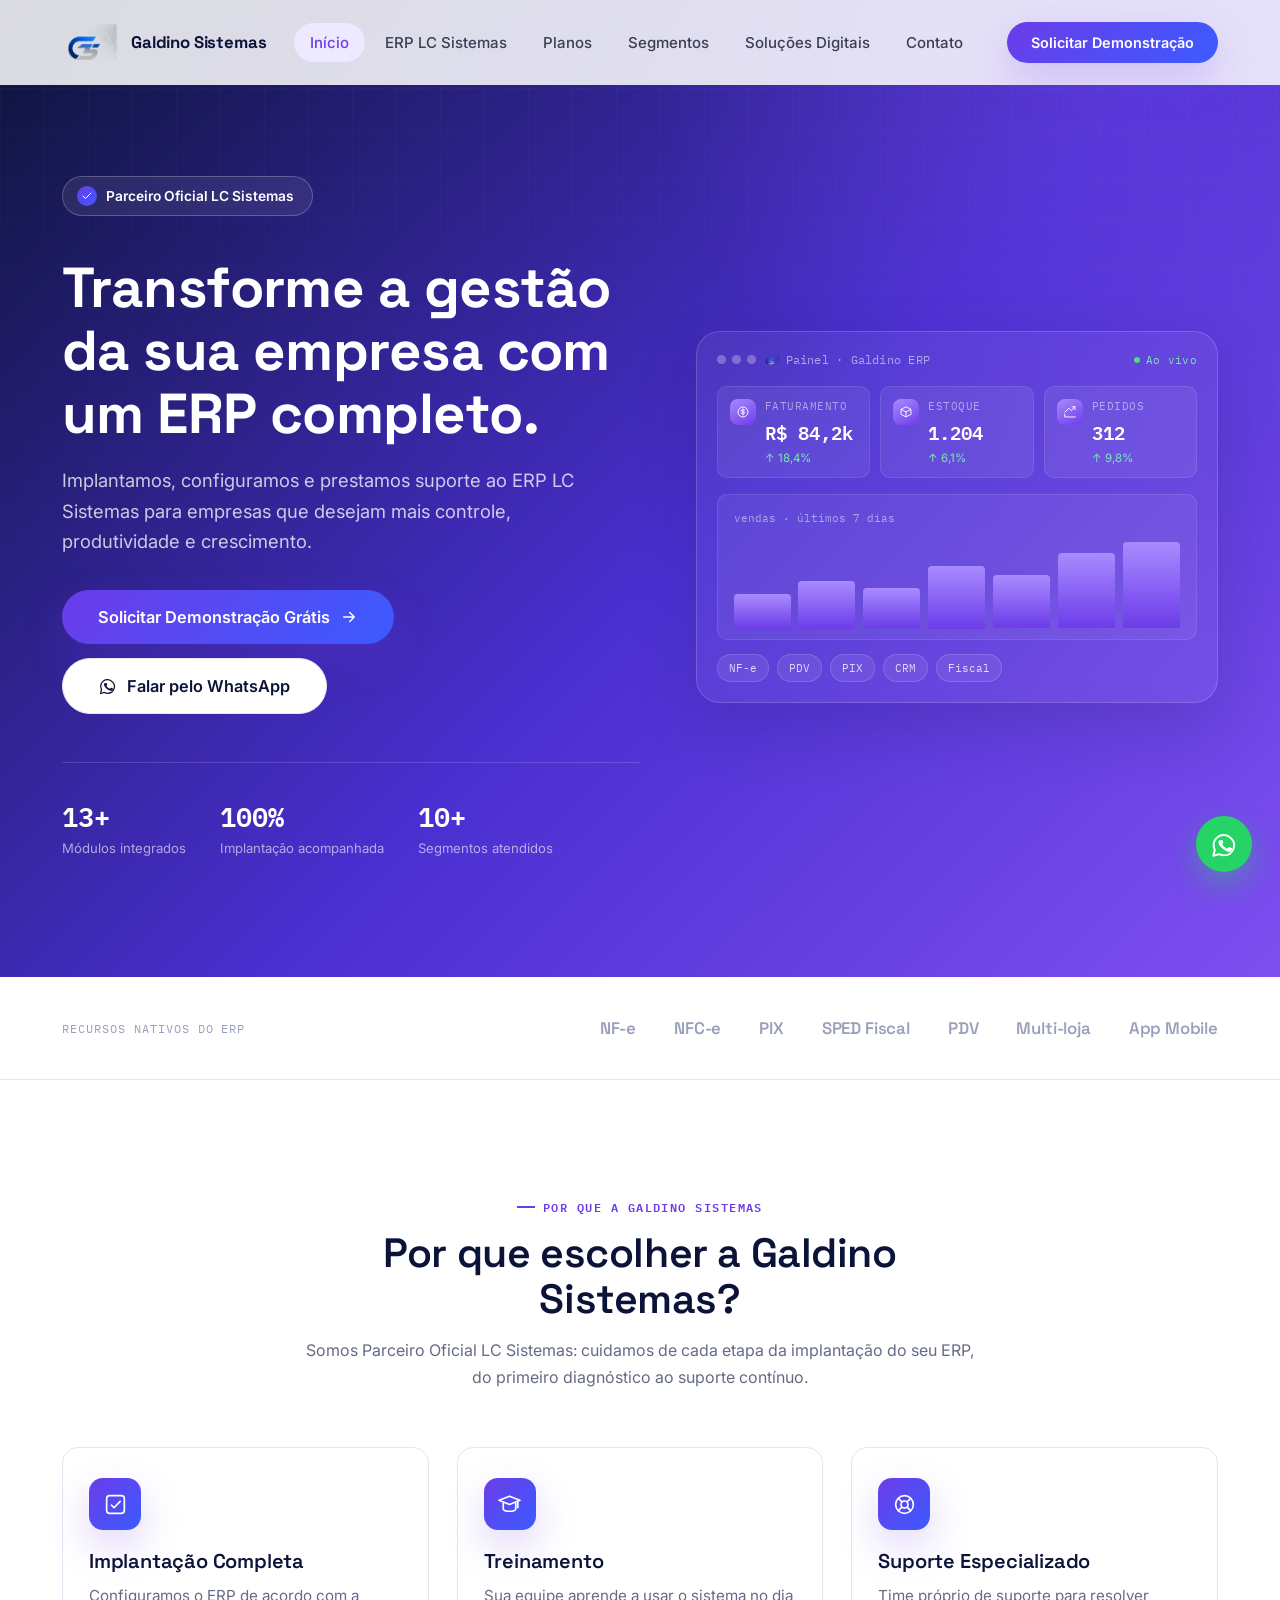
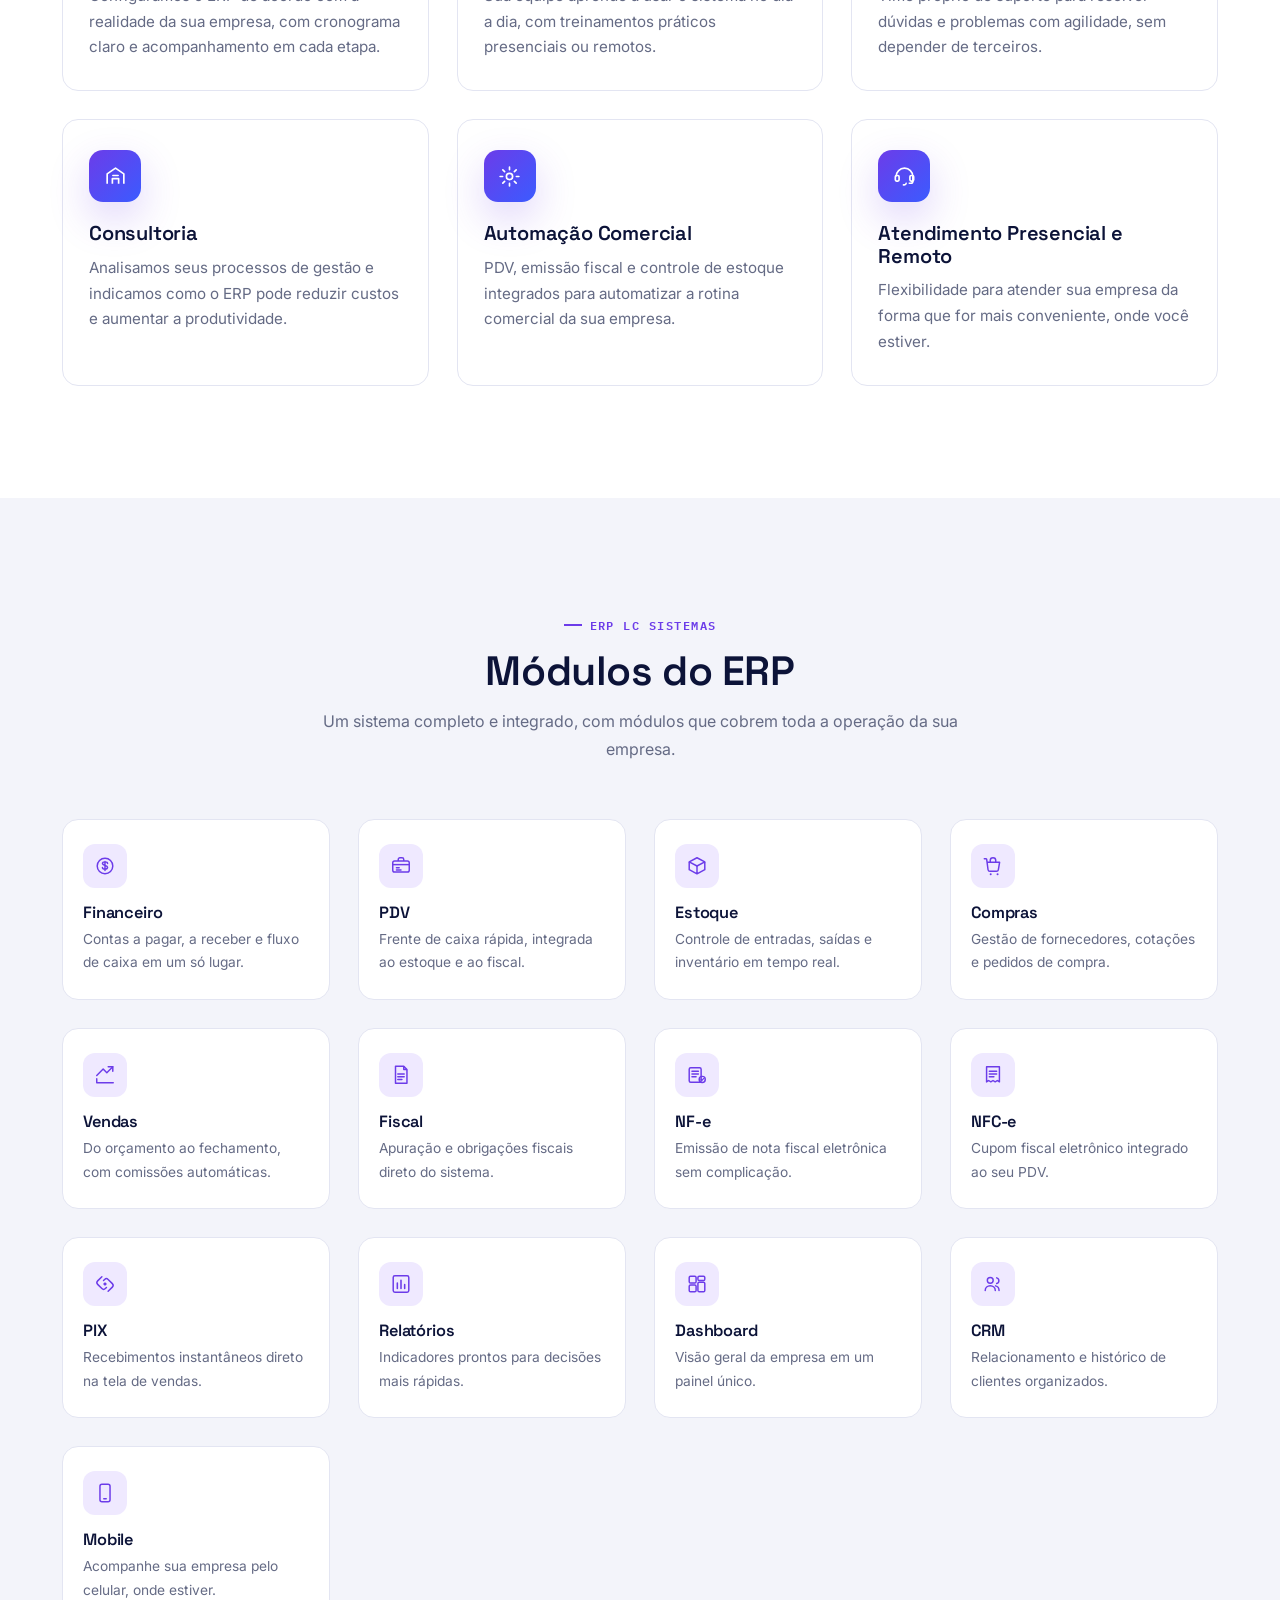
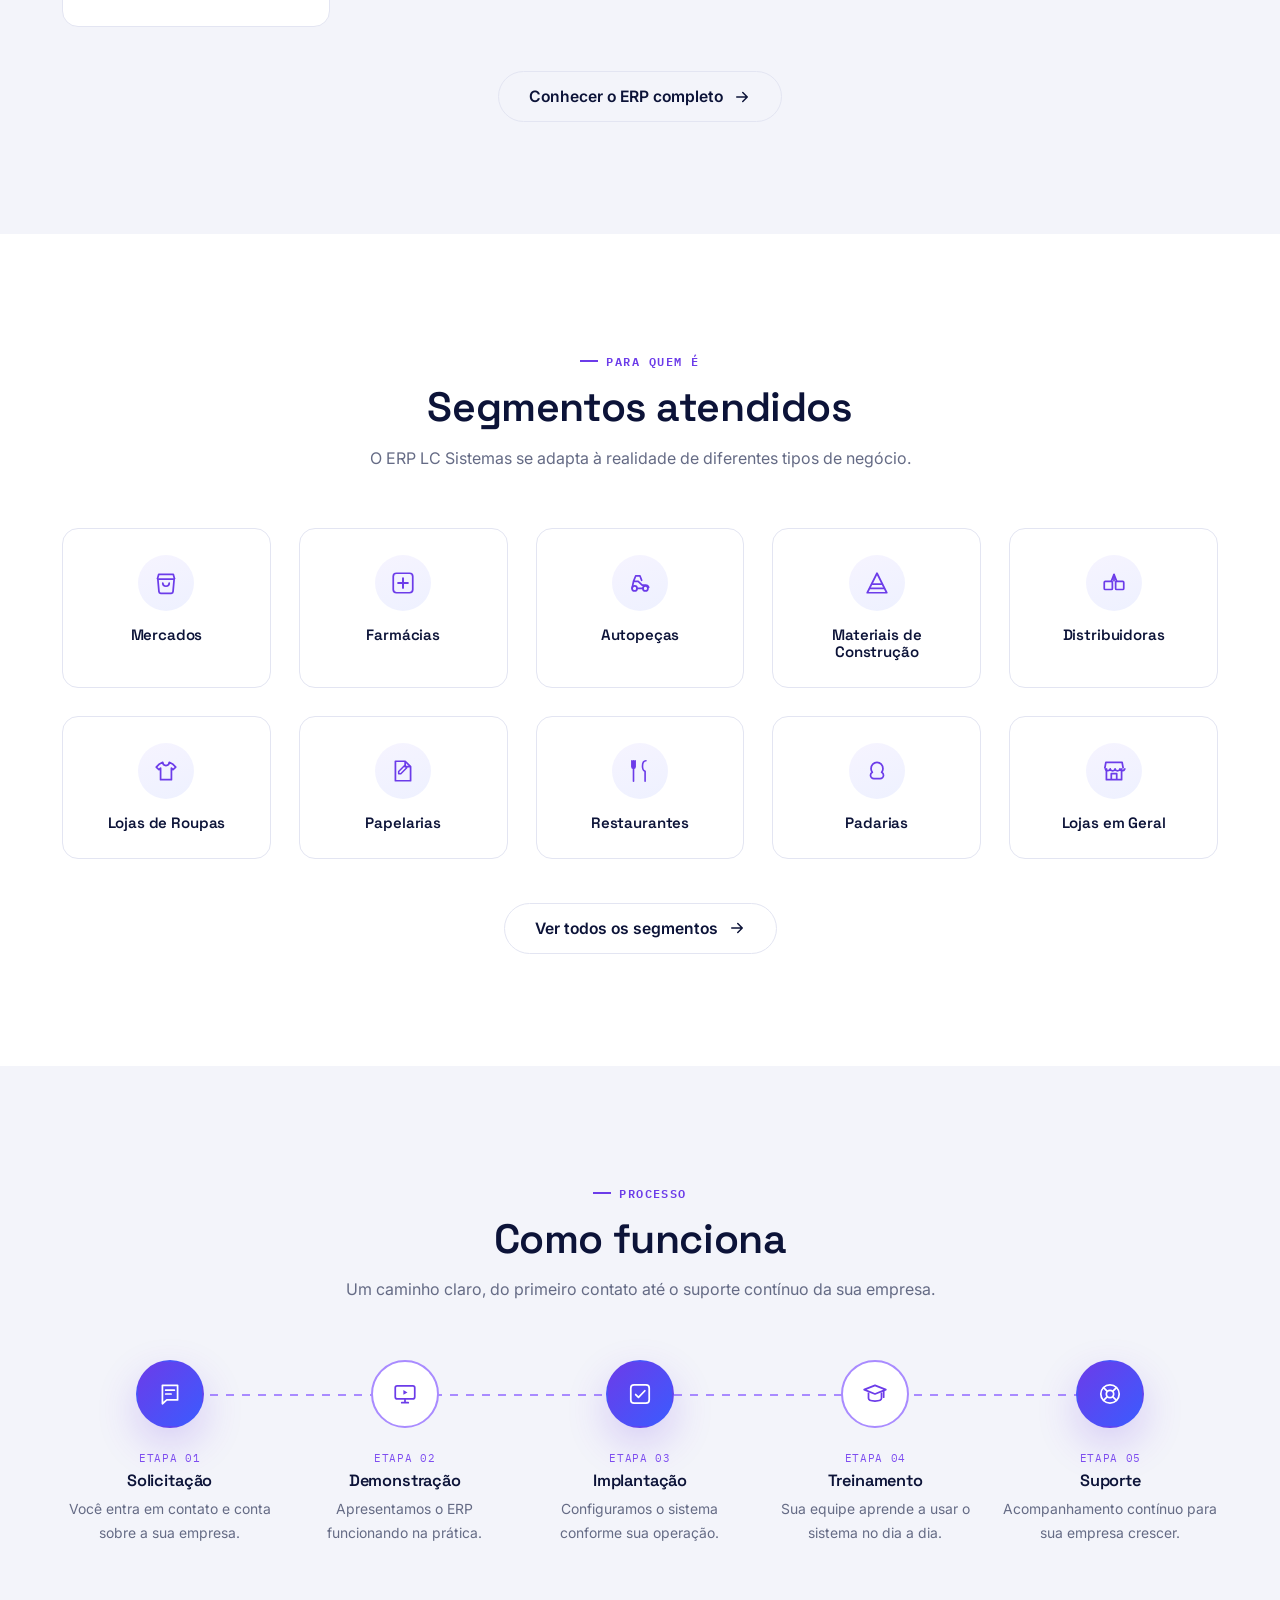
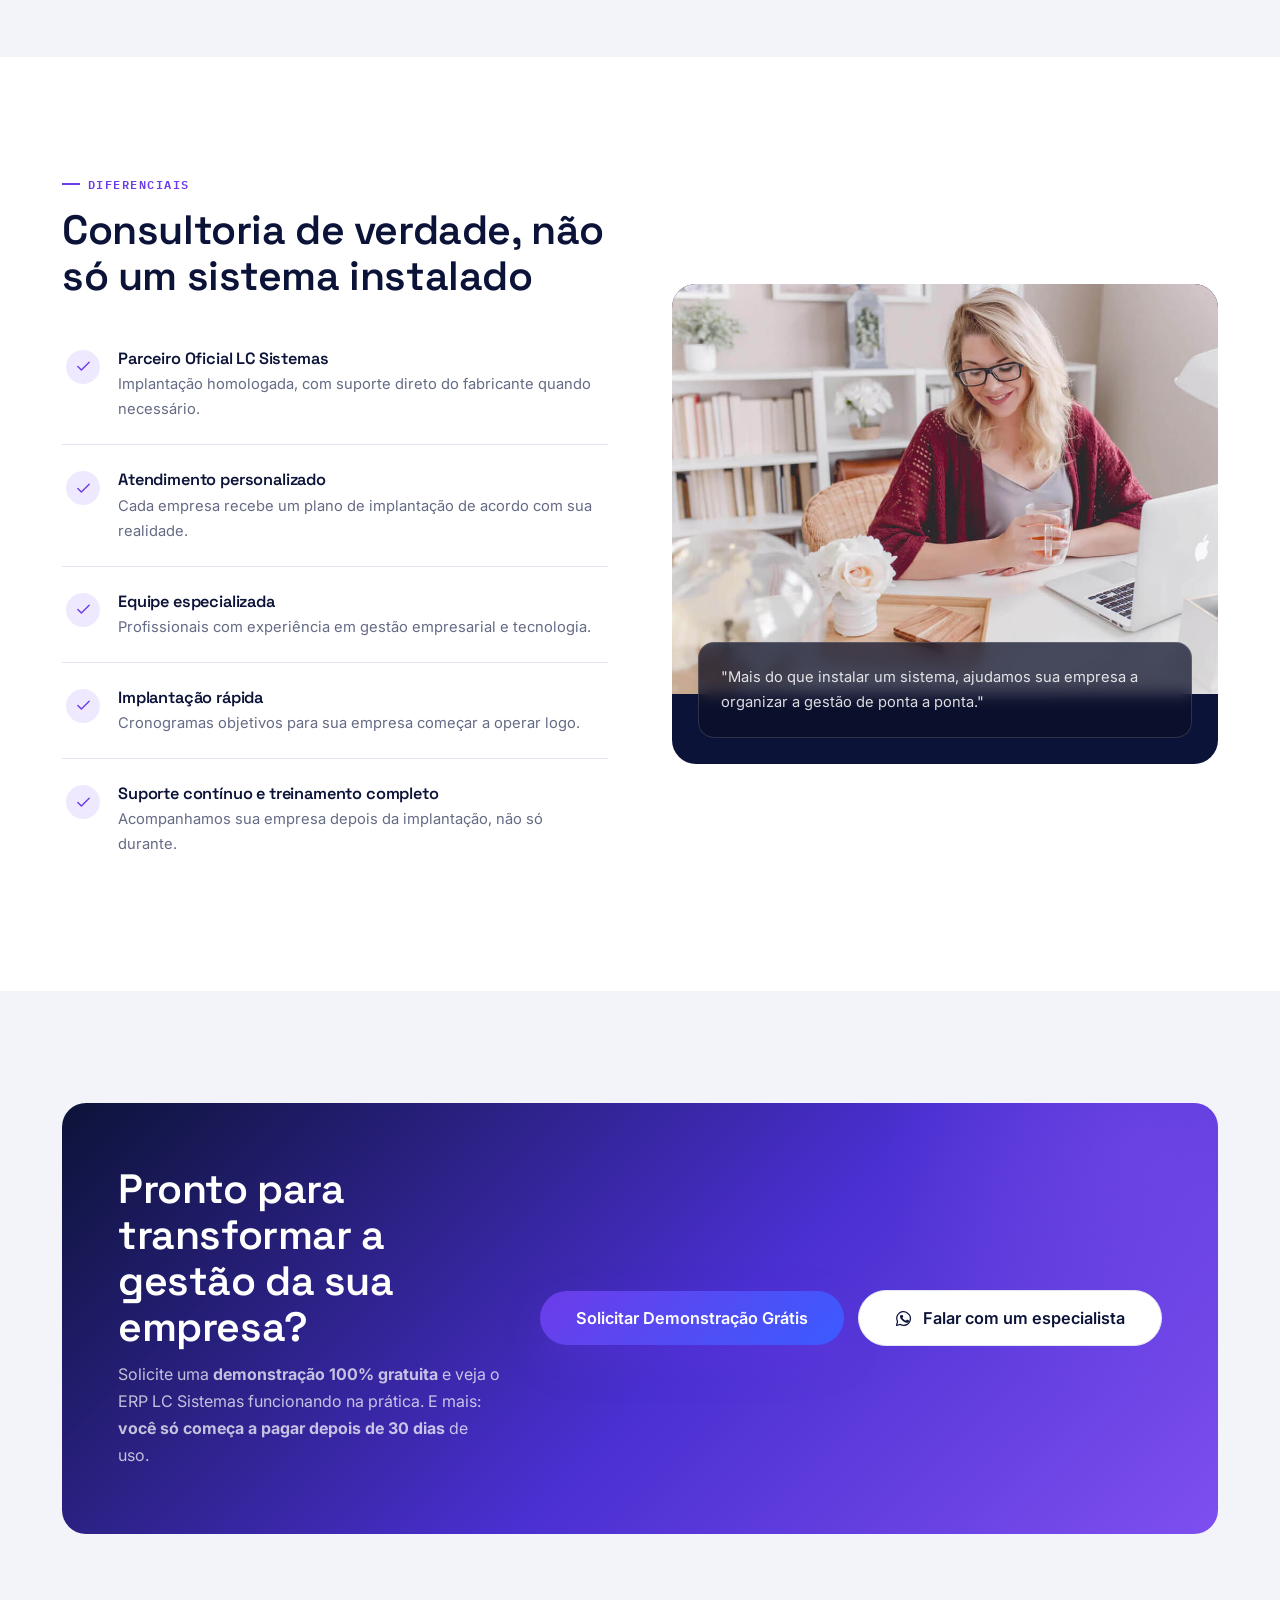
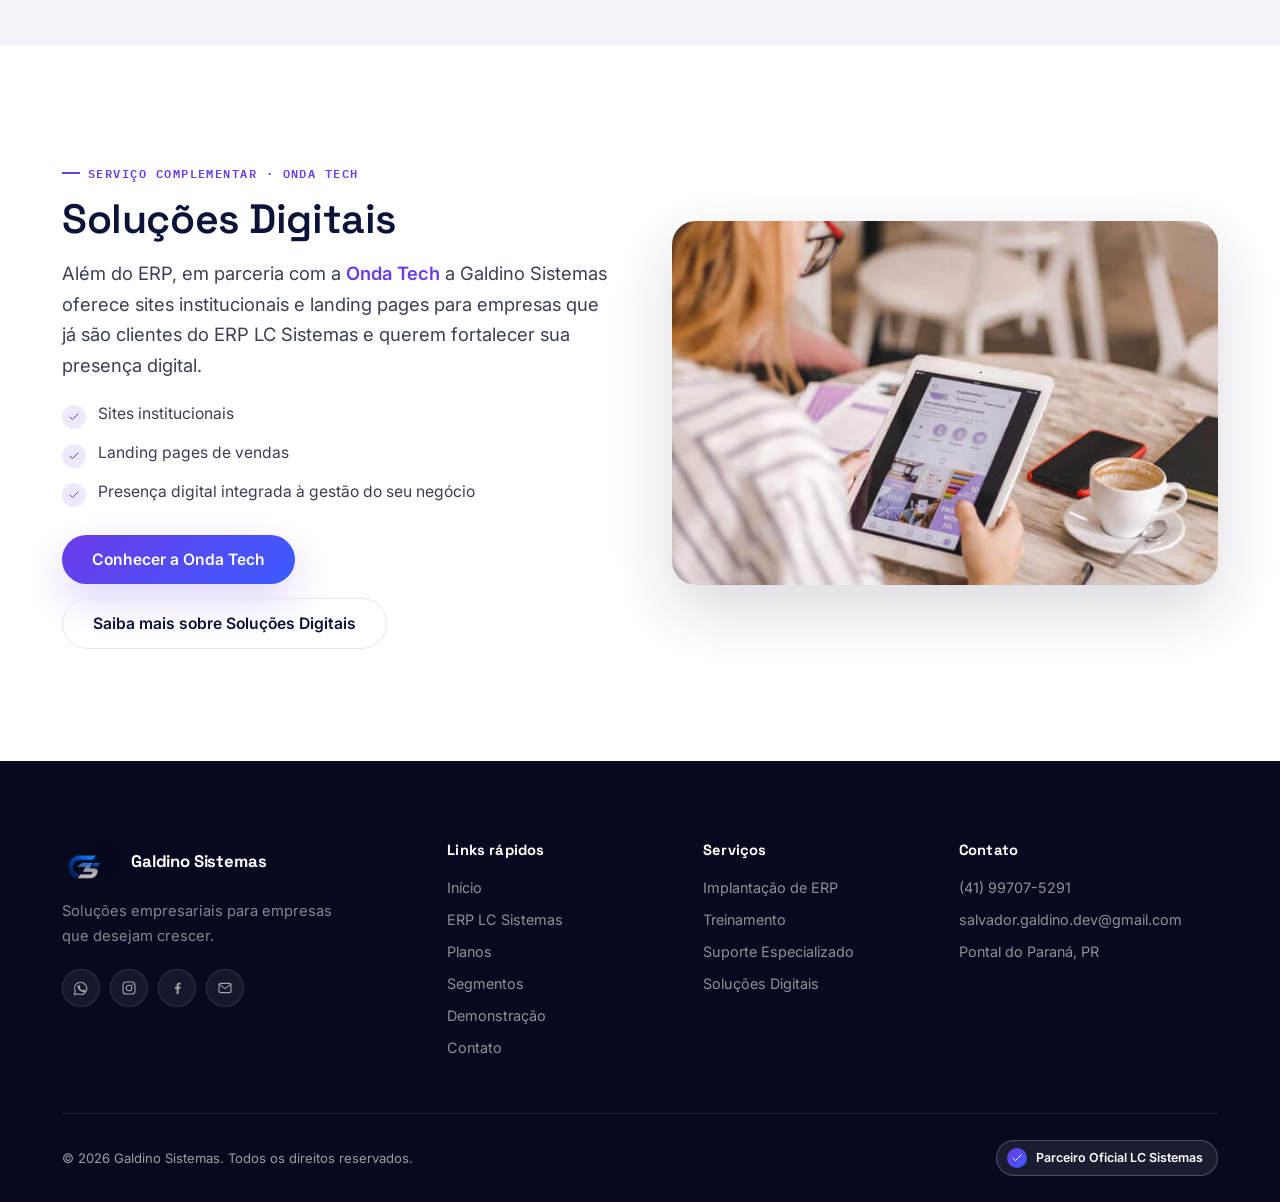
<file: index.html>
<!DOCTYPE html>
<html lang="pt-BR">
<head>
<meta charset="UTF-8">
<meta name="viewport" content="width=device-width, initial-scale=1.0, maximum-scale=1.0, user-scalable=no">
<title>Galdino Sistemas | Parceiro Oficial LC Sistemas — Implantação de ERP e Automação Comercial</title>
<meta name="description" content="A Galdino Sistemas é Parceiro Oficial LC Sistemas: implantação de ERP, automação comercial, treinamento, suporte especializado e consultoria empresarial para empresas em todo o Brasil.">
<meta name="keywords" content="ERP, sistema ERP, automação comercial, sistema de gestão, controle financeiro, PDV, software empresarial, ERP Paraná, ERP Pontal do Paraná, ERP Matinhos, ERP Paranaguá, ERP Curitiba, LC Sistemas, implantação ERP, consultoria ERP, sistema para empresas">
<meta name="robots" content="index, follow">
<link rel="canonical" href="https://www.galdinosistemas.com.br/">
<meta property="og:type" content="website">
<meta property="og:title" content="Galdino Sistemas | Parceiro Oficial LC Sistemas">
<meta property="og:description" content="Implantação, treinamento e suporte do ERP LC Sistemas para empresas que querem mais controle, produtividade e crescimento.">
<meta property="og:locale" content="pt_BR">
<link rel="icon" href="assets/favicon-32x32.png" sizes="32x32">
<link rel="icon" href="assets/favicon-16x16.png" sizes="16x16">
<link rel="apple-touch-icon" href="assets/apple-touch-icon.png">
<link rel="preconnect" href="https://fonts.googleapis.com">
<link rel="preconnect" href="https://fonts.gstatic.com" crossorigin>
<link href="https://fonts.googleapis.com/css2?family=Space+Grotesk:wght@500;600;700&family=Inter:wght@400;500;600;700&family=IBM+Plex+Mono:wght@500;600&display=swap" rel="stylesheet">
<link rel="stylesheet" href="css/style.css">
<link rel="stylesheet" href="css/responsive.css">

<script type="application/ld+json">
{
  "@context": "https://schema.org",
  "@type": "Organization",
  "name": "Galdino Sistemas",
  "description": "Parceiro Oficial LC Sistemas. Implantação de ERP, automação comercial, treinamento, suporte e consultoria empresarial.",
  "url": "https://www.galdinosistemas.com.br/",
  "areaServed": ["Pontal do Paraná", "Matinhos", "Paranaguá", "Curitiba", "Paraná"],
  "sameAs": ["https://www.instagram.com/galdinosistemas/", "https://www.facebook.com/profile.php?id=61591212642550"]
}
</script>
</head>
<body>
<svg xmlns="http://www.w3.org/2000/svg" style="display:none" aria-hidden="true" focusable="false">
<defs>

  <!-- ===== UI / UTILITY ===== -->
  <symbol id="icon-check" viewBox="0 0 24 24"><path d="M20 6L9 17l-5-5" fill="none" stroke="currentColor" stroke-width="2" stroke-linecap="round" stroke-linejoin="round"/></symbol>
  <symbol id="icon-arrow-right" viewBox="0 0 24 24"><path d="M5 12h14M13 6l6 6-6 6" fill="none" stroke="currentColor" stroke-width="2" stroke-linecap="round" stroke-linejoin="round"/></symbol>
  <symbol id="icon-menu" viewBox="0 0 24 24"><path d="M3 6h18M3 12h18M3 18h18" fill="none" stroke="currentColor" stroke-width="2" stroke-linecap="round"/></symbol>
  <symbol id="icon-close" viewBox="0 0 24 24"><path d="M18 6L6 18M6 6l12 12" fill="none" stroke="currentColor" stroke-width="2" stroke-linecap="round"/></symbol>
  <symbol id="icon-whatsapp" viewBox="0 0 24 24"><path d="M17.6 6.3A8.9 8.9 0 0 0 3.4 16.8L2 22l5.3-1.4a8.9 8.9 0 0 0 4.3 1.1h0a8.9 8.9 0 0 0 6-15.5Z" fill="none" stroke="currentColor" stroke-width="1.7" stroke-linecap="round" stroke-linejoin="round"/><path d="M8.7 8.4c.2-.5.4-.5.6-.5h.5c.2 0 .4 0 .5.4.2.5.6 1.6.6 1.7.1.1.1.3 0 .4-.1.2-.1.3-.3.4-.1.2-.3.3-.4.5-.1.1-.3.3-.1.6.2.3.8 1.3 1.7 2.1 1.2 1 2.1 1.4 2.4 1.5.3.1.5.1.6-.1.2-.2.7-.8.9-1.1.2-.2.4-.2.6-.1.2.1 1.5.7 1.8.8.3.1.5.2.5.4.1.2.1.9-.2 1.6-.3.7-1.5 1.4-2.1 1.4-.6.1-1.1.2-3.6-1-2.9-1.3-4.7-4.2-4.9-4.4-.1-.2-1.1-1.5-1.1-2.8 0-1.3.7-2 1-2.2Z" fill="currentColor" stroke="none"/></symbol>
  <symbol id="icon-instagram" viewBox="0 0 24 24"><rect x="3" y="3" width="18" height="18" rx="5" fill="none" stroke="currentColor" stroke-width="1.7"/><circle cx="12" cy="12" r="4.2" fill="none" stroke="currentColor" stroke-width="1.7"/><circle cx="17.4" cy="6.6" r="1.1" fill="currentColor" stroke="none"/></symbol>
  <symbol id="icon-facebook" viewBox="0 0 24 24"><path d="M14.5 21v-7.7h2.6l.4-3h-3v-1.9c0-.9.2-1.5 1.5-1.5h1.6V4.2c-.3 0-1.2-.1-2.3-.1-2.3 0-3.9 1.4-3.9 4v2.2H8.8v3h2.6V21Z" fill="currentColor" stroke="none"/></symbol>
  <symbol id="icon-mail" viewBox="0 0 24 24"><rect x="3" y="5" width="18" height="14" rx="2.5" fill="none" stroke="currentColor" stroke-width="1.7"/><path d="M4 7l8 6 8-6" fill="none" stroke="currentColor" stroke-width="1.7" stroke-linecap="round" stroke-linejoin="round"/></symbol>
  <symbol id="icon-pin" viewBox="0 0 24 24"><path d="M12 22s7-6.4 7-12a7 7 0 0 0-14 0c0 5.6 7 12 7 12Z" fill="none" stroke="currentColor" stroke-width="1.7" stroke-linejoin="round"/><circle cx="12" cy="10" r="2.4" fill="none" stroke="currentColor" stroke-width="1.7"/></symbol>
  <symbol id="icon-clock" viewBox="0 0 24 24"><circle cx="12" cy="12" r="8.5" fill="none" stroke="currentColor" stroke-width="1.7"/><path d="M12 7.5V12l3 2" fill="none" stroke="currentColor" stroke-width="1.7" stroke-linecap="round" stroke-linejoin="round"/></symbol>
  <symbol id="icon-phone" viewBox="0 0 24 24"><path d="M6.6 3.8 9 4.2c.5.1.8.5.9 1l.7 3a1 1 0 0 1-.3 1L8.9 10.6a13.6 13.6 0 0 0 4.5 4.5l1.4-1.4a1 1 0 0 1 1-.3l3 .7c.5.1.9.4 1 .9l.4 2.4c.1.7-.4 1.3-1.1 1.4-9 1-15.6-5.6-14.6-14.6.1-.7.7-1.2 1.4-1.1Z" fill="none" stroke="currentColor" stroke-width="1.6" stroke-linejoin="round"/></symbol>
  <symbol id="icon-badge" viewBox="0 0 24 24"><path d="M12 2 4 5v6c0 5 3.4 8.3 8 11 4.6-2.7 8-6 8-11V5l-8-3Z" fill="none" stroke="currentColor" stroke-width="1.6" stroke-linejoin="round"/><path d="M8.5 12.2l2.3 2.3 4.7-4.9" fill="none" stroke="currentColor" stroke-width="1.6" stroke-linecap="round" stroke-linejoin="round"/></symbol>

  <!-- ===== DIFERENCIAIS / WHY-CHOOSE ===== -->
  <symbol id="icon-implantacao" viewBox="0 0 24 24"><rect x="3.5" y="3.5" width="17" height="17" rx="3" fill="none" stroke="currentColor" stroke-width="1.6"/><path d="M8 12.5l2.6 2.6L16.5 9" fill="none" stroke="currentColor" stroke-width="1.6" stroke-linecap="round" stroke-linejoin="round"/></symbol>
  <symbol id="icon-treinamento" viewBox="0 0 24 24"><path d="M12 4 2 8l10 4 10-4-10-4Z" fill="none" stroke="currentColor" stroke-width="1.6" stroke-linejoin="round"/><path d="M6 10.5V16c0 1.4 2.7 2.5 6 2.5s6-1.1 6-2.5v-5.5" fill="none" stroke="currentColor" stroke-width="1.6" stroke-linejoin="round"/><path d="M20 9v6" fill="none" stroke="currentColor" stroke-width="1.6" stroke-linecap="round"/></symbol>
  <symbol id="icon-suporte" viewBox="0 0 24 24"><circle cx="12" cy="12" r="8.5" fill="none" stroke="currentColor" stroke-width="1.6"/><circle cx="12" cy="12" r="3.4" fill="none" stroke="currentColor" stroke-width="1.6"/><path d="M6.1 6.1l3.4 3.4M17.9 6.1l-3.4 3.4M6.1 17.9l3.4-3.4M17.9 17.9l-3.4-3.4" stroke="currentColor" stroke-width="1.6" stroke-linecap="round"/></symbol>
  <symbol id="icon-consultoria" viewBox="0 0 24 24"><path d="M4 19V9.5L12 4l8 5.5V19" fill="none" stroke="currentColor" stroke-width="1.6" stroke-linejoin="round"/><path d="M9 19v-5h6v5" fill="none" stroke="currentColor" stroke-width="1.6" stroke-linejoin="round"/><path d="M9.5 11h5" stroke="currentColor" stroke-width="1.6" stroke-linecap="round"/></symbol>
  <symbol id="icon-automacao" viewBox="0 0 24 24"><circle cx="12" cy="12" r="3" fill="none" stroke="currentColor" stroke-width="1.6"/><path d="M12 3v2.4M12 18.6V21M21 12h-2.4M5.4 12H3M18.4 5.6l-1.7 1.7M7.3 16.7l-1.7 1.7M18.4 18.4l-1.7-1.7M7.3 7.3 5.6 5.6" stroke="currentColor" stroke-width="1.6" stroke-linecap="round"/></symbol>
  <symbol id="icon-atendimento" viewBox="0 0 24 24"><path d="M4 12a8 8 0 0 1 16 0v4.5a2 2 0 0 1-2 2H16" fill="none" stroke="currentColor" stroke-width="1.6" stroke-linejoin="round"/><rect x="3.2" y="11" width="3.6" height="5.4" rx="1.2" fill="none" stroke="currentColor" stroke-width="1.6"/><rect x="17.2" y="11" width="3.6" height="5.4" rx="1.2" fill="none" stroke="currentColor" stroke-width="1.6"/><path d="M13.6 18.5a1.8 1.8 0 0 1-1.8 1.6H11" fill="none" stroke="currentColor" stroke-width="1.6" stroke-linecap="round"/></symbol>

  <!-- ===== MODULOS ERP ===== -->
  <symbol id="icon-financeiro" viewBox="0 0 24 24"><circle cx="12" cy="12" r="8.5" fill="none" stroke="currentColor" stroke-width="1.6"/><path d="M12 7v10M14.8 9.3c0-1-1-1.8-2.8-1.8-1.7 0-2.8.8-2.8 1.9 0 2.7 5.6 1.3 5.6 4 0 1.2-1.1 2-2.8 2-1.8 0-2.8-.8-2.8-1.8" fill="none" stroke="currentColor" stroke-width="1.6" stroke-linecap="round"/></symbol>
  <symbol id="icon-pdv" viewBox="0 0 24 24"><rect x="3" y="6.5" width="18" height="12" rx="2" fill="none" stroke="currentColor" stroke-width="1.6"/><path d="M3 10.5h18" stroke="currentColor" stroke-width="1.6"/><path d="M7 14h3M7 16.3h5" stroke="currentColor" stroke-width="1.6" stroke-linecap="round"/><path d="M9 6.5V4.8A1.8 1.8 0 0 1 10.8 3h2.4a1.8 1.8 0 0 1 1.8 1.8v1.7" fill="none" stroke="currentColor" stroke-width="1.6"/></symbol>
  <symbol id="icon-estoque" viewBox="0 0 24 24"><path d="M3.5 7.5 12 3l8.5 4.5L12 12 3.5 7.5Z" fill="none" stroke="currentColor" stroke-width="1.6" stroke-linejoin="round"/><path d="M3.5 7.5V16l8.5 4.5V12M20.5 7.5V16L12 20.5" fill="none" stroke="currentColor" stroke-width="1.6" stroke-linejoin="round"/></symbol>
  <symbol id="icon-compras" viewBox="0 0 24 24"><path d="M6 8h13.2l-1.4 8.2a2 2 0 0 1-2 1.6H8.6a2 2 0 0 1-2-1.7L5.1 4.7A1 1 0 0 0 4.1 4H2.5" fill="none" stroke="currentColor" stroke-width="1.6" stroke-linejoin="round" stroke-linecap="round"/><circle cx="9.5" cy="21" r="1.1" fill="currentColor" stroke="none"/><circle cx="17" cy="21" r="1.1" fill="currentColor" stroke="none"/><path d="M9 8V6a3 3 0 0 1 6 0v2" fill="none" stroke="currentColor" stroke-width="1.6"/></symbol>
  <symbol id="icon-vendas" viewBox="0 0 24 24"><path d="M3 12.5 10 5.5l4 4 6.5-6.5" fill="none" stroke="currentColor" stroke-width="1.6" stroke-linecap="round" stroke-linejoin="round"/><path d="M15.5 3h5v5" fill="none" stroke="currentColor" stroke-width="1.6" stroke-linecap="round" stroke-linejoin="round"/><path d="M3 16v4.5h18" fill="none" stroke="currentColor" stroke-width="1.6" stroke-linecap="round" stroke-linejoin="round"/></symbol>
  <symbol id="icon-fiscal" viewBox="0 0 24 24"><path d="M6 2.5h9l3.5 3.5V21H6z" fill="none" stroke="currentColor" stroke-width="1.6" stroke-linejoin="round"/><path d="M15 2.5V6h3.5" fill="none" stroke="currentColor" stroke-width="1.6" stroke-linejoin="round"/><path d="M8.5 11h7M8.5 14h7M8.5 17h4.5" stroke="currentColor" stroke-width="1.6" stroke-linecap="round"/></symbol>
  <symbol id="icon-nfe" viewBox="0 0 24 24"><rect x="3.5" y="4" width="13" height="16" rx="1.6" fill="none" stroke="currentColor" stroke-width="1.6"/><path d="M6.5 8h7M6.5 11h7M6.5 14h4.5" stroke="currentColor" stroke-width="1.6" stroke-linecap="round"/><circle cx="17.7" cy="16.8" r="3.3" fill="none" stroke="currentColor" stroke-width="1.6"/><path d="M16.4 16.8l1 1 1.7-1.9" fill="none" stroke="currentColor" stroke-width="1.4" stroke-linecap="round" stroke-linejoin="round"/></symbol>
  <symbol id="icon-nfce" viewBox="0 0 24 24"><path d="M5 3h14v16.5l-2.3-1.5-2.3 1.5-2.4-1.5-2.4 1.5-2.3-1.5L5 19.5Z" fill="none" stroke="currentColor" stroke-width="1.6" stroke-linejoin="round"/><path d="M8 8h8M8 11h8M8 14h5" stroke="currentColor" stroke-width="1.6" stroke-linecap="round"/></symbol>
  <symbol id="icon-pix" viewBox="0 0 24 24"><path d="M8.6 4 4 8.6a2.7 2.7 0 0 0 0 3.8L8.6 17a2.7 2.7 0 0 0 3.8 0l1.2-1.2M15.4 20l4.6-4.6a2.7 2.7 0 0 0 0-3.8L15.4 7a2.7 2.7 0 0 0-3.8 0l-1.2 1.2" fill="none" stroke="currentColor" stroke-width="1.6" stroke-linecap="round" stroke-linejoin="round"/><rect x="10.5" y="10.5" width="3" height="3" rx="0.6" transform="rotate(45 12 12)" fill="currentColor" stroke="none"/></symbol>
  <symbol id="icon-relatorios" viewBox="0 0 24 24"><rect x="3.5" y="3" width="17" height="18" rx="1.8" fill="none" stroke="currentColor" stroke-width="1.6"/><path d="M8 17V11M12 17V8M16 17v-4.5" stroke="currentColor" stroke-width="1.7" stroke-linecap="round"/></symbol>
  <symbol id="icon-dashboard" viewBox="0 0 24 24"><rect x="3.5" y="3.5" width="7.5" height="7.5" rx="1.4" fill="none" stroke="currentColor" stroke-width="1.6"/><rect x="13" y="3.5" width="7.5" height="4.6" rx="1.4" fill="none" stroke="currentColor" stroke-width="1.6"/><rect x="13" y="10" width="7.5" height="10.5" rx="1.4" fill="none" stroke="currentColor" stroke-width="1.6"/><rect x="3.5" y="13" width="7.5" height="7.5" rx="1.4" fill="none" stroke="currentColor" stroke-width="1.6"/></symbol>
  <symbol id="icon-crm" viewBox="0 0 24 24"><circle cx="9" cy="8" r="3.2" fill="none" stroke="currentColor" stroke-width="1.6"/><path d="M3.5 19c0-3 2.5-5.2 5.5-5.2s5.5 2.2 5.5 5.2" fill="none" stroke="currentColor" stroke-width="1.6" stroke-linecap="round"/><path d="M16 5.3a3.2 3.2 0 0 1 0 6.2M18.6 19c0-2.4-1.6-4.4-3.8-5" fill="none" stroke="currentColor" stroke-width="1.6" stroke-linecap="round"/></symbol>
  <symbol id="icon-mobile" viewBox="0 0 24 24"><rect x="6.5" y="2.5" width="11" height="19" rx="2.2" fill="none" stroke="currentColor" stroke-width="1.6"/><path d="M10.7 18.3h2.6" stroke="currentColor" stroke-width="1.7" stroke-linecap="round"/></symbol>

  <!-- ===== SEGMENTOS ===== -->
  <symbol id="icon-mercado" viewBox="0 0 24 24"><path d="M4 8.5 5.3 4h13.4l1.3 4.5" fill="none" stroke="currentColor" stroke-width="1.6" stroke-linejoin="round"/><path d="M4.5 8.5h15l-1 11.5a1.6 1.6 0 0 1-1.6 1.5H7.1a1.6 1.6 0 0 1-1.6-1.5Z" fill="none" stroke="currentColor" stroke-width="1.6" stroke-linejoin="round"/><path d="M9 12a3 3 0 0 0 6 0" fill="none" stroke="currentColor" stroke-width="1.6" stroke-linecap="round"/></symbol>
  <symbol id="icon-farmacia" viewBox="0 0 24 24"><rect x="3" y="3" width="18" height="18" rx="3" fill="none" stroke="currentColor" stroke-width="1.6"/><path d="M12 7.5v9M7.5 12h9" stroke="currentColor" stroke-width="1.8" stroke-linecap="round"/></symbol>
  <symbol id="icon-autopecas" viewBox="0 0 24 24"><circle cx="7" cy="17" r="2.3" fill="none" stroke="currentColor" stroke-width="1.6"/><circle cx="17" cy="17" r="2.3" fill="none" stroke="currentColor" stroke-width="1.6"/><path d="M9.2 17h5.6M4.7 17 6 10.5h4.3L14 14h3.5c1 0 1.7.4 2.1 1.2l.4.8M6 10.5 8 5.5h4l1.5 4" fill="none" stroke="currentColor" stroke-width="1.6" stroke-linecap="round" stroke-linejoin="round"/></symbol>
  <symbol id="icon-construcao" viewBox="0 0 24 24"><path d="M3 21 12 3l9 18Z" fill="none" stroke="currentColor" stroke-width="1.6" stroke-linejoin="round"/><path d="M8 13h8M6.2 17h11.6" stroke="currentColor" stroke-width="1.6" stroke-linecap="round"/></symbol>
  <symbol id="icon-distribuidora" viewBox="0 0 24 24"><rect x="3" y="10.5" width="7.5" height="7.5" rx="1" fill="none" stroke="currentColor" stroke-width="1.6"/><rect x="13.5" y="10.5" width="7.5" height="7.5" rx="1" fill="none" stroke="currentColor" stroke-width="1.6"/><path d="M9.5 10.5 12 4l2.5 6.5" fill="none" stroke="currentColor" stroke-width="1.6" stroke-linejoin="round"/><path d="M12 4v6.5" stroke="currentColor" stroke-width="1.6"/></symbol>
  <symbol id="icon-roupas" viewBox="0 0 24 24"><path d="M9 4 6 5.5 3 8.5l2.5 2.3L7 9.4V20h10V9.4l1.5 1.4L21 8.5 18 5.5 15 4a3 3 0 0 1-6 0Z" fill="none" stroke="currentColor" stroke-width="1.6" stroke-linejoin="round"/></symbol>
  <symbol id="icon-papelaria" viewBox="0 0 24 24"><path d="M5 3h9l5 5v13H5z" fill="none" stroke="currentColor" stroke-width="1.6" stroke-linejoin="round"/><path d="M14 3v5h5" fill="none" stroke="currentColor" stroke-width="1.6" stroke-linejoin="round"/><path d="M8 12.5 13.5 7l2 2L10 14.5H8Z" fill="none" stroke="currentColor" stroke-width="1.4" stroke-linejoin="round"/></symbol>
  <symbol id="icon-restaurante" viewBox="0 0 24 24"><path d="M6 2.5v8.5M4.5 2.5v5.6a1.5 1.5 0 0 0 3 0V2.5M6 11v10.5" fill="none" stroke="currentColor" stroke-width="1.5" stroke-linecap="round" stroke-linejoin="round"/><path d="M17.5 2.5c-2 0-3.2 2-3.2 5s1.2 4.3 2.4 4.7v9.3" fill="none" stroke="currentColor" stroke-width="1.5" stroke-linecap="round" stroke-linejoin="round"/></symbol>
  <symbol id="icon-padaria" viewBox="0 0 24 24"><path d="M12 4c-3 0-5.5 2.6-5.5 6 0 1.4.5 2.4 1.2 3.2-1 .5-1.7 1.5-1.7 2.7 0 1.7 1.4 3.1 3.2 3.1H14.8c1.8 0 3.2-1.4 3.2-3.1 0-1.2-.7-2.2-1.7-2.7.7-.8 1.2-1.8 1.2-3.2 0-3.4-2.5-6-5.5-6Z" fill="none" stroke="currentColor" stroke-width="1.6" stroke-linejoin="round"/></symbol>
  <symbol id="icon-lojas" viewBox="0 0 24 24"><path d="M3.5 9.5 4.5 4h15l1 5.5" fill="none" stroke="currentColor" stroke-width="1.6" stroke-linejoin="round"/><path d="M4 9.5a2.3 2.3 0 0 0 4.5.6 2.3 2.3 0 0 0 4.5 0 2.3 2.3 0 0 0 4.5 0 2.3 2.3 0 0 0 4.5-.6" fill="none" stroke="currentColor" stroke-width="1.6" stroke-linejoin="round"/><path d="M5 9.5V20h14V9.5" fill="none" stroke="currentColor" stroke-width="1.6" stroke-linejoin="round"/><path d="M9.5 20v-5.5h5V20" fill="none" stroke="currentColor" stroke-width="1.6" stroke-linejoin="round"/></symbol>

  <!-- ===== TIMELINE ===== -->
  <symbol id="icon-solicitacao" viewBox="0 0 24 24"><path d="M5 4h14v13.5H9L5 21Z" fill="none" stroke="currentColor" stroke-width="1.6" stroke-linejoin="round"/><path d="M8 8.5h8M8 12h5" stroke="currentColor" stroke-width="1.6" stroke-linecap="round"/></symbol>
  <symbol id="icon-demonstracao" viewBox="0 0 24 24"><rect x="3" y="4.5" width="18" height="12" rx="1.8" fill="none" stroke="currentColor" stroke-width="1.6"/><path d="M9 20h6M12 16.5V20" stroke="currentColor" stroke-width="1.6" stroke-linecap="round"/><path d="M10.5 8.3v4.3l3.8-2.1Z" fill="currentColor" stroke="none"/></symbol>

</defs>
</svg>


<!-- ============ HEADER ============ -->
<header class="site-header">
  <div class="container">
    <a href="index.html" class="brand">
      <img src="img/galdino-logo.png" alt="Galdino Sistemas">
      <span class="brand-text"><strong>Galdino Sistemas</strong></span>
    </a>

    <nav class="main-nav" id="main-nav">
      <a href="index.html">Início</a>
      <a href="erp.html">ERP LC Sistemas</a>
      <a href="planos.html">Planos</a>
      <a href="segmentos.html">Segmentos</a>
      <a href="index.html#solucoes-digitais">Soluções Digitais</a>
      <a href="contato.html">Contato</a>
      <a href="demonstracao.html" class="btn btn-primary mobile-nav-cta">Solicitar Demonstração</a>
    </nav>


    <div class="header-actions">
      <a href="demonstracao.html" class="btn btn-primary">
        Solicitar Demonstração
      </a>
      <button class="nav-toggle" aria-label="Abrir menu" aria-expanded="false">
        <svg class="icon"><use href="#icon-menu"></use></svg>
      </button>
    </div>
  </div>
</header>
<div class="nav-backdrop" id="nav-backdrop"></div>

<main>

  <!-- ============ HERO ============ -->
  <section class="hero">
    <div class="container">
      <div class="hero-copy">
        <span class="badge-partner">
          <span class="badge-check"><svg class="icon"><use href="#icon-check"></use></svg></span>
          Parceiro Oficial LC Sistemas
        </span>
        <h1>Transforme a gestão da sua empresa com um ERP completo.</h1>
        <p class="lead">Implantamos, configuramos e prestamos suporte ao ERP LC Sistemas para empresas que desejam mais controle, produtividade e crescimento.</p>
        <div class="btn-row">
          <a href="demonstracao.html" class="btn btn-primary btn-lg">
            Solicitar Demonstração Grátis
            <svg class="icon"><use href="#icon-arrow-right"></use></svg>
          </a>
          <a href="https://wa.me/5541997075291" target="_blank" rel="noopener" class="btn btn-whatsapp btn-lg">
            <svg class="icon"><use href="#icon-whatsapp"></use></svg>
            Falar pelo WhatsApp
          </a>
        </div>

        <div class="hero-proof">
          <div>
            <span class="stat-num stat-counter" data-count="13" data-suffix="+">0</span>
            <span class="stat-label">Módulos integrados</span>
          </div>
          <div>
            <span class="stat-num stat-counter" data-count="100" data-suffix="%">0</span>
            <span class="stat-label">Implantação acompanhada</span>
          </div>
          <div>
            <span class="stat-num stat-counter" data-count="10" data-suffix="+">0</span>
            <span class="stat-label">Segmentos atendidos</span>
          </div>
        </div>
      </div>

      <!-- Elemento assinatura: mockup animado do dashboard do ERP -->
      <div class="dash-mock" aria-hidden="true">
        <div class="dash-topbar">
          <div class="dash-topbar-dots"><span></span><span></span><span></span></div>
          <div class="dash-brand">
            <img src="img/galdino-logo.png" alt="">
            <span class="dash-title">Painel · Galdino ERP</span>
          </div>
          <span class="dash-live"><span class="dash-live-dot"></span>Ao vivo</span>
        </div>
        <div class="dash-kpis">
          <div class="dash-kpi">
            <span class="kpi-icon"><svg class="icon"><use href="#icon-financeiro"></use></svg></span>
            <div class="kpi-body">
              <div class="kpi-label">Faturamento</div>
              <div class="kpi-value">R$ 84,2k</div>
              <div class="kpi-trend">↑ 18,4%</div>
            </div>
          </div>
          <div class="dash-kpi">
            <span class="kpi-icon"><svg class="icon"><use href="#icon-estoque"></use></svg></span>
            <div class="kpi-body">
              <div class="kpi-label">Estoque</div>
              <div class="kpi-value">1.204</div>
              <div class="kpi-trend">↑ 6,1%</div>
            </div>
          </div>
          <div class="dash-kpi">
            <span class="kpi-icon"><svg class="icon"><use href="#icon-vendas"></use></svg></span>
            <div class="kpi-body">
              <div class="kpi-label">Pedidos</div>
              <div class="kpi-value">312</div>
              <div class="kpi-trend">↑ 9,8%</div>
            </div>
          </div>
        </div>
        <div class="dash-chart">
          <div class="chart-label">vendas · últimos 7 dias</div>
          <div class="chart-bars">
            <span style="height:38%; animation-delay:.05s"></span>
            <span style="height:52%; animation-delay:.1s"></span>
            <span style="height:44%; animation-delay:.15s"></span>
            <span style="height:68%; animation-delay:.2s"></span>
            <span style="height:58%; animation-delay:.25s"></span>
            <span style="height:82%; animation-delay:.3s"></span>
            <span style="height:94%; animation-delay:.35s"></span>
          </div>
        </div>
        <div class="dash-modules">
          <span class="mod-pill">NF-e</span>
          <span class="mod-pill">PDV</span>
          <span class="mod-pill">PIX</span>
          <span class="mod-pill">CRM</span>
          <span class="mod-pill">Fiscal</span>
        </div>
      </div>
    </div>
  </section>

  <!-- ============ TRUST STRIP ============ -->
  <section class="trust-strip">
    <div class="container">
      <span class="trust-label">Recursos nativos do ERP</span>
      <div class="trust-logos">
        <span>NF-e</span>
        <span>NFC-e</span>
        <span>PIX</span>
        <span>SPED Fiscal</span>
        <span>PDV</span>
        <span>Multi-loja</span>
        <span>App Mobile</span>
      </div>
    </div>
  </section>

  <!-- ============ POR QUE ESCOLHER ============ -->
  <section id="por-que-escolher">
    <div class="container">
      <div class="section-head reveal">
        <span class="eyebrow">Por que a Galdino Sistemas</span>
        <h2>Por que escolher a Galdino Sistemas?</h2>
        <p>Somos Parceiro Oficial LC Sistemas: cuidamos de cada etapa da implantação do seu ERP, do primeiro diagnóstico ao suporte contínuo.</p>
      </div>

      <div class="grid grid-3">
        <div class="feature-card reveal">
          <div class="feature-icon"><svg class="icon"><use href="#icon-implantacao"></use></svg></div>
          <h3>Implantação Completa</h3>
          <p>Configuramos o ERP de acordo com a realidade da sua empresa, com cronograma claro e acompanhamento em cada etapa.</p>
        </div>
        <div class="feature-card reveal">
          <div class="feature-icon"><svg class="icon"><use href="#icon-treinamento"></use></svg></div>
          <h3>Treinamento</h3>
          <p>Sua equipe aprende a usar o sistema no dia a dia, com treinamentos práticos presenciais ou remotos.</p>
        </div>
        <div class="feature-card reveal">
          <div class="feature-icon"><svg class="icon"><use href="#icon-suporte"></use></svg></div>
          <h3>Suporte Especializado</h3>
          <p>Time próprio de suporte para resolver dúvidas e problemas com agilidade, sem depender de terceiros.</p>
        </div>
        <div class="feature-card reveal">
          <div class="feature-icon"><svg class="icon"><use href="#icon-consultoria"></use></svg></div>
          <h3>Consultoria</h3>
          <p>Analisamos seus processos de gestão e indicamos como o ERP pode reduzir custos e aumentar a produtividade.</p>
        </div>
        <div class="feature-card reveal">
          <div class="feature-icon"><svg class="icon"><use href="#icon-automacao"></use></svg></div>
          <h3>Automação Comercial</h3>
          <p>PDV, emissão fiscal e controle de estoque integrados para automatizar a rotina comercial da sua empresa.</p>
        </div>
        <div class="feature-card reveal">
          <div class="feature-icon"><svg class="icon"><use href="#icon-atendimento"></use></svg></div>
          <h3>Atendimento Presencial e Remoto</h3>
          <p>Flexibilidade para atender sua empresa da forma que for mais conveniente, onde você estiver.</p>
        </div>
      </div>
    </div>
  </section>

  <!-- ============ MÓDULOS DO ERP ============ -->
  <section class="bg-light" id="modulos">
    <div class="container">
      <div class="section-head reveal">
        <span class="eyebrow">ERP LC Sistemas</span>
        <h2>Módulos do ERP</h2>
        <p>Um sistema completo e integrado, com módulos que cobrem toda a operação da sua empresa.</p>
      </div>

      <div class="grid module-grid">
        <div class="module-card reveal"><div class="mod-icon"><svg class="icon"><use href="#icon-financeiro"></use></svg></div><h4>Financeiro</h4><p>Contas a pagar, a receber e fluxo de caixa em um só lugar.</p></div>
        <div class="module-card reveal"><div class="mod-icon"><svg class="icon"><use href="#icon-pdv"></use></svg></div><h4>PDV</h4><p>Frente de caixa rápida, integrada ao estoque e ao fiscal.</p></div>
        <div class="module-card reveal"><div class="mod-icon"><svg class="icon"><use href="#icon-estoque"></use></svg></div><h4>Estoque</h4><p>Controle de entradas, saídas e inventário em tempo real.</p></div>
        <div class="module-card reveal"><div class="mod-icon"><svg class="icon"><use href="#icon-compras"></use></svg></div><h4>Compras</h4><p>Gestão de fornecedores, cotações e pedidos de compra.</p></div>
        <div class="module-card reveal"><div class="mod-icon"><svg class="icon"><use href="#icon-vendas"></use></svg></div><h4>Vendas</h4><p>Do orçamento ao fechamento, com comissões automáticas.</p></div>
        <div class="module-card reveal"><div class="mod-icon"><svg class="icon"><use href="#icon-fiscal"></use></svg></div><h4>Fiscal</h4><p>Apuração e obrigações fiscais direto do sistema.</p></div>
        <div class="module-card reveal"><div class="mod-icon"><svg class="icon"><use href="#icon-nfe"></use></svg></div><h4>NF-e</h4><p>Emissão de nota fiscal eletrônica sem complicação.</p></div>
        <div class="module-card reveal"><div class="mod-icon"><svg class="icon"><use href="#icon-nfce"></use></svg></div><h4>NFC-e</h4><p>Cupom fiscal eletrônico integrado ao seu PDV.</p></div>
        <div class="module-card reveal"><div class="mod-icon"><svg class="icon"><use href="#icon-pix"></use></svg></div><h4>PIX</h4><p>Recebimentos instantâneos direto na tela de vendas.</p></div>
        <div class="module-card reveal"><div class="mod-icon"><svg class="icon"><use href="#icon-relatorios"></use></svg></div><h4>Relatórios</h4><p>Indicadores prontos para decisões mais rápidas.</p></div>
        <div class="module-card reveal"><div class="mod-icon"><svg class="icon"><use href="#icon-dashboard"></use></svg></div><h4>Dashboard</h4><p>Visão geral da empresa em um painel único.</p></div>
        <div class="module-card reveal"><div class="mod-icon"><svg class="icon"><use href="#icon-crm"></use></svg></div><h4>CRM</h4><p>Relacionamento e histórico de clientes organizados.</p></div>
        <div class="module-card reveal"><div class="mod-icon"><svg class="icon"><use href="#icon-mobile"></use></svg></div><h4>Mobile</h4><p>Acompanhe sua empresa pelo celular, onde estiver.</p></div>
      </div>

      <div class="center" style="margin-top:44px">
        <a href="erp.html" class="btn btn-outline">
          Conhecer o ERP completo
          <svg class="icon"><use href="#icon-arrow-right"></use></svg>
        </a>
      </div>
    </div>
  </section>

  <!-- ============ SEGMENTOS ============ -->
  <section id="segmentos">
    <div class="container">
      <div class="section-head reveal">
        <span class="eyebrow">Para quem é</span>
        <h2>Segmentos atendidos</h2>
        <p>O ERP LC Sistemas se adapta à realidade de diferentes tipos de negócio.</p>
      </div>

      <div class="grid segment-grid">
        <div class="segment-card reveal"><div class="seg-icon"><svg class="icon"><use href="#icon-mercado"></use></svg></div><h4>Mercados</h4></div>
        <div class="segment-card reveal"><div class="seg-icon"><svg class="icon"><use href="#icon-farmacia"></use></svg></div><h4>Farmácias</h4></div>
        <div class="segment-card reveal"><div class="seg-icon"><svg class="icon"><use href="#icon-autopecas"></use></svg></div><h4>Autopeças</h4></div>
        <div class="segment-card reveal"><div class="seg-icon"><svg class="icon"><use href="#icon-construcao"></use></svg></div><h4>Materiais de Construção</h4></div>
        <div class="segment-card reveal"><div class="seg-icon"><svg class="icon"><use href="#icon-distribuidora"></use></svg></div><h4>Distribuidoras</h4></div>
        <div class="segment-card reveal"><div class="seg-icon"><svg class="icon"><use href="#icon-roupas"></use></svg></div><h4>Lojas de Roupas</h4></div>
        <div class="segment-card reveal"><div class="seg-icon"><svg class="icon"><use href="#icon-papelaria"></use></svg></div><h4>Papelarias</h4></div>
        <div class="segment-card reveal"><div class="seg-icon"><svg class="icon"><use href="#icon-restaurante"></use></svg></div><h4>Restaurantes</h4></div>
        <div class="segment-card reveal"><div class="seg-icon"><svg class="icon"><use href="#icon-padaria"></use></svg></div><h4>Padarias</h4></div>
        <div class="segment-card reveal"><div class="seg-icon"><svg class="icon"><use href="#icon-lojas"></use></svg></div><h4>Lojas em Geral</h4></div>
      </div>

      <div class="center" style="margin-top:44px">
        <a href="segmentos.html" class="btn btn-outline">
          Ver todos os segmentos
          <svg class="icon"><use href="#icon-arrow-right"></use></svg>
        </a>
      </div>
    </div>
  </section>

  <!-- ============ COMO FUNCIONA ============ -->
  <section class="bg-light" id="como-funciona">
    <div class="container">
      <div class="section-head reveal">
        <span class="eyebrow">Processo</span>
        <h2>Como funciona</h2>
        <p>Um caminho claro, do primeiro contato até o suporte contínuo da sua empresa.</p>
      </div>

      <div class="timeline reveal">
        <div class="timeline-track">
          <div class="timeline-step">
            <div class="step-num"><svg class="icon"><use href="#icon-solicitacao"></use></svg></div>
            <span class="step-tag">Etapa 01</span>
            <h4>Solicitação</h4>
            <p>Você entra em contato e conta sobre a sua empresa.</p>
          </div>
          <div class="timeline-step">
            <div class="step-num"><svg class="icon"><use href="#icon-demonstracao"></use></svg></div>
            <span class="step-tag">Etapa 02</span>
            <h4>Demonstração</h4>
            <p>Apresentamos o ERP funcionando na prática.</p>
          </div>
          <div class="timeline-step">
            <div class="step-num"><svg class="icon"><use href="#icon-implantacao"></use></svg></div>
            <span class="step-tag">Etapa 03</span>
            <h4>Implantação</h4>
            <p>Configuramos o sistema conforme sua operação.</p>
          </div>
          <div class="timeline-step">
            <div class="step-num"><svg class="icon"><use href="#icon-treinamento"></use></svg></div>
            <span class="step-tag">Etapa 04</span>
            <h4>Treinamento</h4>
            <p>Sua equipe aprende a usar o sistema no dia a dia.</p>
          </div>
          <div class="timeline-step">
            <div class="step-num"><svg class="icon"><use href="#icon-suporte"></use></svg></div>
            <span class="step-tag">Etapa 05</span>
            <h4>Suporte</h4>
            <p>Acompanhamento contínuo para sua empresa crescer.</p>
          </div>
        </div>
      </div>
    </div>
  </section>

  <!-- ============ DIFERENCIAIS ============ -->
  <section id="diferenciais">
    <div class="container">
      <div class="content-block">
        <div class="reveal">
          <span class="eyebrow">Diferenciais</span>
          <h2 style="margin-bottom:28px">Consultoria de verdade, não só um sistema instalado</h2>
          <div class="diff-list">
            <div class="diff-row">
              <span class="diff-check"><svg class="icon"><use href="#icon-check"></use></svg></span>
              <div><h4>Parceiro Oficial LC Sistemas</h4><p>Implantação homologada, com suporte direto do fabricante quando necessário.</p></div>
            </div>
            <div class="diff-row">
              <span class="diff-check"><svg class="icon"><use href="#icon-check"></use></svg></span>
              <div><h4>Atendimento personalizado</h4><p>Cada empresa recebe um plano de implantação de acordo com sua realidade.</p></div>
            </div>
            <div class="diff-row">
              <span class="diff-check"><svg class="icon"><use href="#icon-check"></use></svg></span>
              <div><h4>Equipe especializada</h4><p>Profissionais com experiência em gestão empresarial e tecnologia.</p></div>
            </div>
            <div class="diff-row">
              <span class="diff-check"><svg class="icon"><use href="#icon-check"></use></svg></span>
              <div><h4>Implantação rápida</h4><p>Cronogramas objetivos para sua empresa começar a operar logo.</p></div>
            </div>
            <div class="diff-row">
              <span class="diff-check"><svg class="icon"><use href="#icon-check"></use></svg></span>
              <div><h4>Suporte contínuo e treinamento completo</h4><p>Acompanhamos sua empresa depois da implantação, não só durante.</p></div>
            </div>
          </div>
        </div>

        <div class="diff-visual reveal">
          <img src="img/consultoria-equipe.jpg" alt="Equipe da Galdino Sistemas em reunião de consultoria empresarial">
          <div class="diff-quote">
            <p>"Mais do que instalar um sistema, ajudamos sua empresa a organizar a gestão de ponta a ponta."</p>
          </div>
        </div>
      </div>
    </div>
  </section>

  <!-- ============ CTA BANNER ============ -->
  <section class="bg-light">
    <div class="container">
      <div class="cta-banner reveal">
        <div>
          <h2>Pronto para transformar a gestão da sua empresa?</h2>
          <p>Solicite uma <strong>demonstração 100% gratuita</strong> e veja o ERP LC Sistemas funcionando na prática. E mais: <strong>você só começa a pagar depois de 30 dias</strong> de uso.</p>
        </div>
        <div class="btn-row">
          <a href="demonstracao.html" class="btn btn-primary btn-lg">Solicitar Demonstração Grátis</a>
          <a href="https://wa.me/5541997075291" target="_blank" rel="noopener" class="btn btn-whatsapp btn-lg">
            <svg class="icon"><use href="#icon-whatsapp"></use></svg>
            Falar com um especialista
          </a>
        </div>
      </div>
    </div>
  </section>

  <!-- ============ SOLUÇÕES DIGITAIS (complementar) ============ -->
  <section id="solucoes-digitais">
    <div class="container">
      <div class="content-block reverse">
        <div class="content-media reveal">
          <img src="img/empresa-parceira-1.jpg" alt="Equipe de desenvolvimento de soluções digitais da Onda Tech">
        </div>
        <div class="reveal">
          <span class="eyebrow">Serviço complementar · Onda Tech</span>
          <h2 style="margin-bottom:16px">Soluções Digitais</h2>
          <p class="lead">Além do ERP, em parceria com a <a href="https://ondatech.vercel.app/" target="_blank" rel="noopener" style="color:var(--purple-600); font-weight:600;">Onda Tech</a> a Galdino Sistemas oferece sites institucionais e landing pages para empresas que já são clientes do ERP LC Sistemas e querem fortalecer sua presença digital.</p>
          <ul class="check-list">
            <li><span class="li-check"><svg class="icon"><use href="#icon-check"></use></svg></span>Sites institucionais</li>
            <li><span class="li-check"><svg class="icon"><use href="#icon-check"></use></svg></span>Landing pages de vendas</li>
            <li><span class="li-check"><svg class="icon"><use href="#icon-check"></use></svg></span>Presença digital integrada à gestão do seu negócio</li>
          </ul>
          <div class="btn-row" style="margin-top:28px">
            <a href="https://ondatech.vercel.app/" target="_blank" rel="noopener" class="btn btn-primary">Conhecer a Onda Tech</a>
            <a href="contato.html" class="btn btn-outline">Saiba mais sobre Soluções Digitais</a>
          </div>
        </div>
      </div>
    </div>
  </section>

</main>

<!-- ============ RODAPÉ ============ -->
<footer class="site-footer">
  <div class="container">
    <div class="footer-grid">
      <div class="footer-brand">
        <a href="index.html" class="brand">
          <img src="img/galdino-logo.png" alt="Galdino Sistemas">
          <span class="brand-text"><strong>Galdino Sistemas</strong></span>
        </a>
        <p>Soluções empresariais para empresas que desejam crescer.</p>
        <div class="footer-social">
          <a href="https://wa.me/5541997075291" target="_blank" rel="noopener" aria-label="WhatsApp"><svg class="icon"><use href="#icon-whatsapp"></use></svg></a>
          <a href="https://www.instagram.com/galdinosistemas/" target="_blank" rel="noopener" aria-label="Instagram"><svg class="icon"><use href="#icon-instagram"></use></svg></a>
          <a href="https://www.facebook.com/profile.php?id=61591212642550" target="_blank" rel="noopener" aria-label="Facebook"><svg class="icon"><use href="#icon-facebook"></use></svg></a>
          <a href="mailto:salvador.galdino.dev@gmail.com" aria-label="E-mail"><svg class="icon"><use href="#icon-mail"></use></svg></a>
        </div>
      </div>
      <div class="footer-col">
        <h5>Links rápidos</h5>
        <ul>
          <li><a href="index.html">Início</a></li>
          <li><a href="erp.html">ERP LC Sistemas</a></li>
          <li><a href="planos.html">Planos</a></li>
          <li><a href="segmentos.html">Segmentos</a></li>
          <li><a href="demonstracao.html">Demonstração</a></li>
          <li><a href="contato.html">Contato</a></li>
        </ul>
      </div>
      <div class="footer-col">
        <h5>Serviços</h5>
        <ul>
          <li><a href="erp.html">Implantação de ERP</a></li>
          <li><a href="erp.html">Treinamento</a></li>
          <li><a href="erp.html">Suporte Especializado</a></li>
          <li><a href="index.html#solucoes-digitais">Soluções Digitais</a></li>
        </ul>
      </div>
      <div class="footer-col">
        <h5>Contato</h5>
        <ul>
          <li><a href="tel:+5541997075291">(41) 99707-5291</a></li>
          <li><a href="mailto:salvador.galdino.dev@gmail.com">salvador.galdino.dev@gmail.com</a></li>
          <li><a href="contato.html">Pontal do Paraná, PR</a></li>
        </ul>
      </div>
    </div>

    <div class="footer-bottom">
      <span>&copy; <span id="year"></span> Galdino Sistemas. Todos os direitos reservados.</span>
      <span class="badge-partner">
        <span class="badge-check"><svg class="icon"><use href="#icon-check"></use></svg></span>
        Parceiro Oficial LC Sistemas
      </span>
    </div>
  </div>
</footer>

<a href="https://wa.me/5541997075291" target="_blank" rel="noopener" class="whatsapp-float" aria-label="Falar pelo WhatsApp">
  <svg class="icon"><use href="#icon-whatsapp"></use></svg>
</a>


<script src="js/script.js"></script>
</body>
</html>
</file>
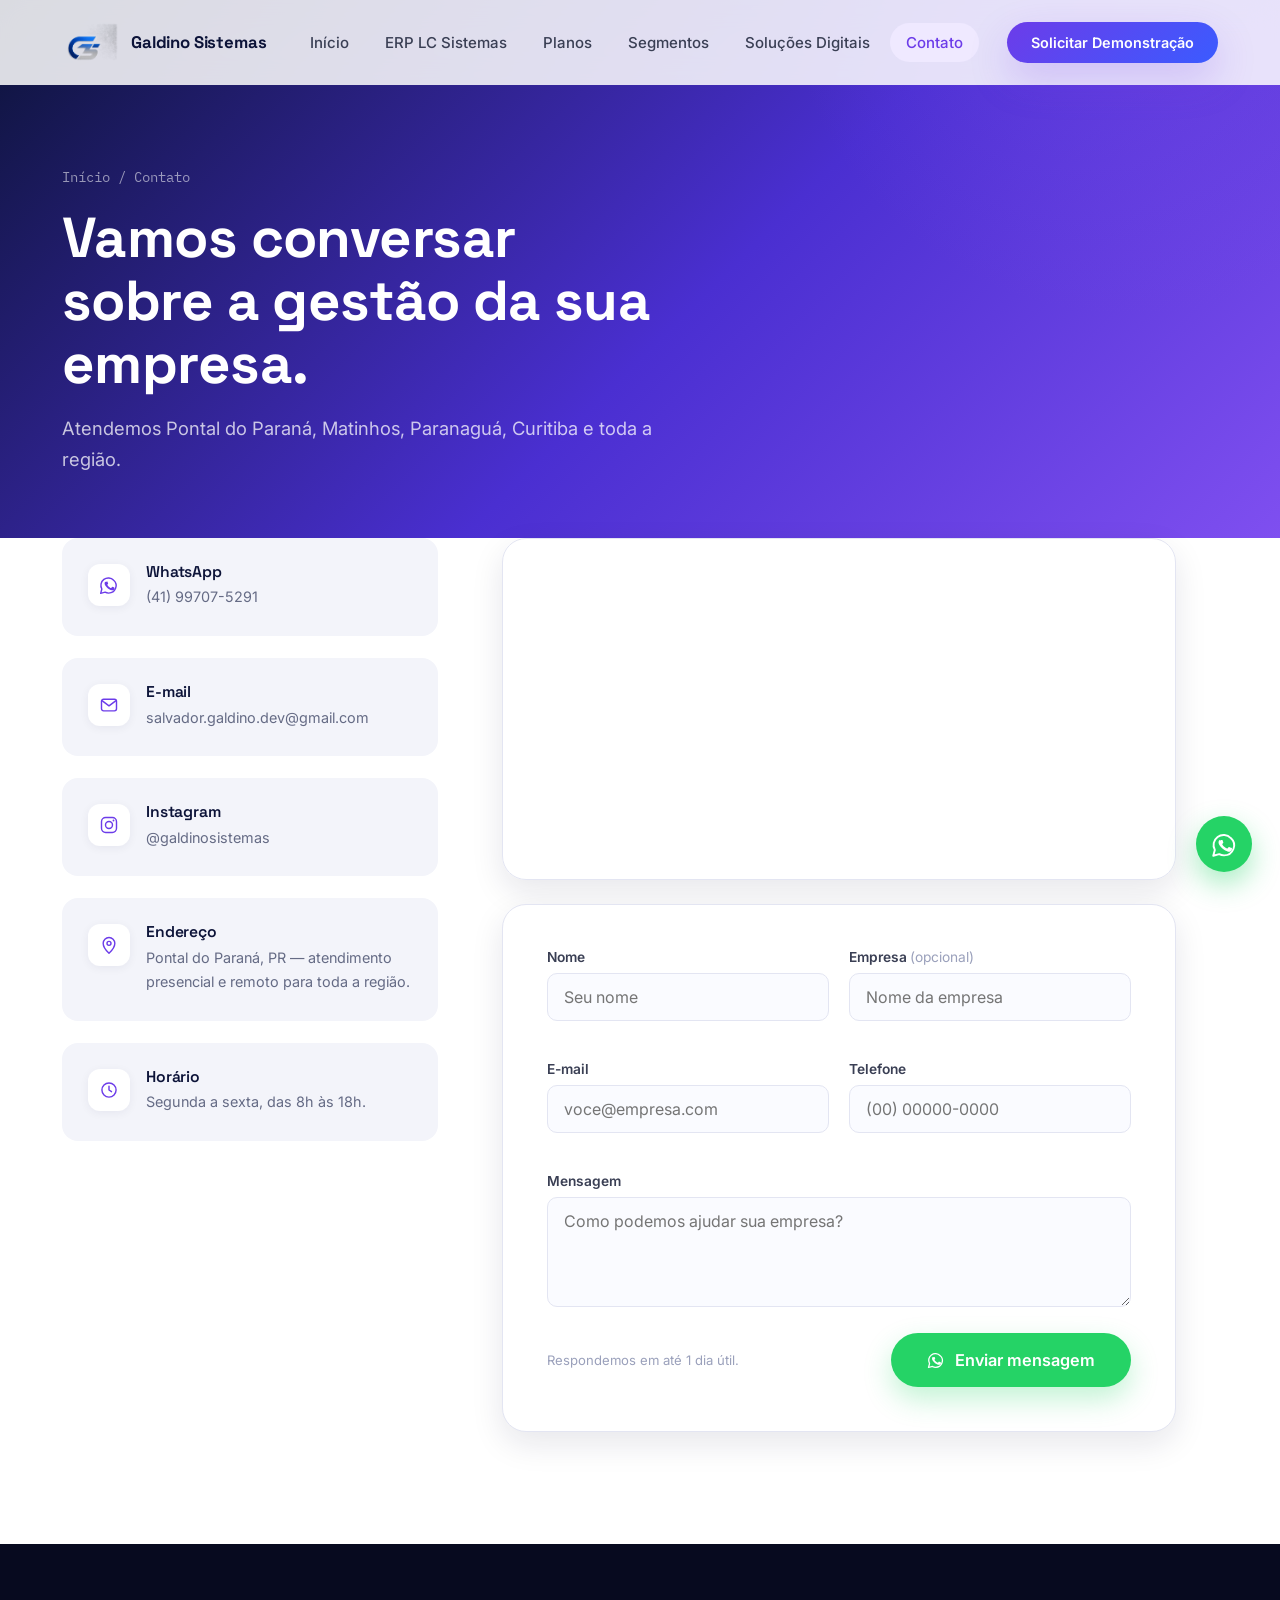
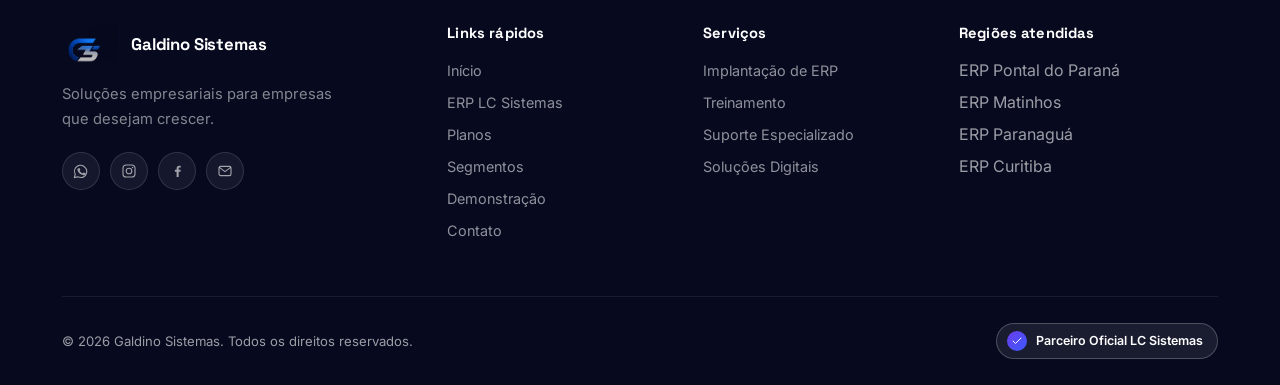
<file: contato.html>
<!DOCTYPE html>
<html lang="pt-BR">
<head>
<meta charset="UTF-8">
<meta name="viewport" content="width=device-width, initial-scale=1.0">
<title>Contato | Galdino Sistemas — Parceiro Oficial LC Sistemas</title>
<meta name="description" content="Fale com a Galdino Sistemas, Parceiro Oficial LC Sistemas. WhatsApp, e-mail, endereço e horário de atendimento para implantação de ERP e consultoria empresarial.">
<meta name="keywords" content="contato Galdino Sistemas, ERP Pontal do Paraná, ERP Matinhos, ERP Paranaguá, ERP Curitiba, LC Sistemas, implantação ERP">
<meta name="robots" content="index, follow">
<link rel="canonical" href="https://www.galdinosistemas.com.br/contato.html">
<link rel="icon" href="assets/favicon-32x32.png" sizes="32x32">
<link rel="icon" href="assets/favicon-16x16.png" sizes="16x16">
<link rel="apple-touch-icon" href="assets/apple-touch-icon.png">
<link rel="preconnect" href="https://fonts.googleapis.com">
<link rel="preconnect" href="https://fonts.gstatic.com" crossorigin>
<link href="https://fonts.googleapis.com/css2?family=Space+Grotesk:wght@500;600;700&family=Inter:wght@400;500;600;700&family=IBM+Plex+Mono:wght@500;600&display=swap" rel="stylesheet">
<link rel="stylesheet" href="css/style.css">
<link rel="stylesheet" href="css/responsive.css">
</head>
<body>
<svg xmlns="http://www.w3.org/2000/svg" style="display:none" aria-hidden="true" focusable="false">
<defs>

  <!-- ===== UI / UTILITY ===== -->
  <symbol id="icon-check" viewBox="0 0 24 24"><path d="M20 6L9 17l-5-5" fill="none" stroke="currentColor" stroke-width="2" stroke-linecap="round" stroke-linejoin="round"/></symbol>
  <symbol id="icon-arrow-right" viewBox="0 0 24 24"><path d="M5 12h14M13 6l6 6-6 6" fill="none" stroke="currentColor" stroke-width="2" stroke-linecap="round" stroke-linejoin="round"/></symbol>
  <symbol id="icon-menu" viewBox="0 0 24 24"><path d="M3 6h18M3 12h18M3 18h18" fill="none" stroke="currentColor" stroke-width="2" stroke-linecap="round"/></symbol>
  <symbol id="icon-close" viewBox="0 0 24 24"><path d="M18 6L6 18M6 6l12 12" fill="none" stroke="currentColor" stroke-width="2" stroke-linecap="round"/></symbol>
  <symbol id="icon-whatsapp" viewBox="0 0 24 24"><path d="M17.6 6.3A8.9 8.9 0 0 0 3.4 16.8L2 22l5.3-1.4a8.9 8.9 0 0 0 4.3 1.1h0a8.9 8.9 0 0 0 6-15.5Z" fill="none" stroke="currentColor" stroke-width="1.7" stroke-linecap="round" stroke-linejoin="round"/><path d="M8.7 8.4c.2-.5.4-.5.6-.5h.5c.2 0 .4 0 .5.4.2.5.6 1.6.6 1.7.1.1.1.3 0 .4-.1.2-.1.3-.3.4-.1.2-.3.3-.4.5-.1.1-.3.3-.1.6.2.3.8 1.3 1.7 2.1 1.2 1 2.1 1.4 2.4 1.5.3.1.5.1.6-.1.2-.2.7-.8.9-1.1.2-.2.4-.2.6-.1.2.1 1.5.7 1.8.8.3.1.5.2.5.4.1.2.1.9-.2 1.6-.3.7-1.5 1.4-2.1 1.4-.6.1-1.1.2-3.6-1-2.9-1.3-4.7-4.2-4.9-4.4-.1-.2-1.1-1.5-1.1-2.8 0-1.3.7-2 1-2.2Z" fill="currentColor" stroke="none"/></symbol>
  <symbol id="icon-instagram" viewBox="0 0 24 24"><rect x="3" y="3" width="18" height="18" rx="5" fill="none" stroke="currentColor" stroke-width="1.7"/><circle cx="12" cy="12" r="4.2" fill="none" stroke="currentColor" stroke-width="1.7"/><circle cx="17.4" cy="6.6" r="1.1" fill="currentColor" stroke="none"/></symbol>
  <symbol id="icon-facebook" viewBox="0 0 24 24"><path d="M14.5 21v-7.7h2.6l.4-3h-3v-1.9c0-.9.2-1.5 1.5-1.5h1.6V4.2c-.3 0-1.2-.1-2.3-.1-2.3 0-3.9 1.4-3.9 4v2.2H8.8v3h2.6V21Z" fill="currentColor" stroke="none"/></symbol>
  <symbol id="icon-mail" viewBox="0 0 24 24"><rect x="3" y="5" width="18" height="14" rx="2.5" fill="none" stroke="currentColor" stroke-width="1.7"/><path d="M4 7l8 6 8-6" fill="none" stroke="currentColor" stroke-width="1.7" stroke-linecap="round" stroke-linejoin="round"/></symbol>
  <symbol id="icon-pin" viewBox="0 0 24 24"><path d="M12 22s7-6.4 7-12a7 7 0 0 0-14 0c0 5.6 7 12 7 12Z" fill="none" stroke="currentColor" stroke-width="1.7" stroke-linejoin="round"/><circle cx="12" cy="10" r="2.4" fill="none" stroke="currentColor" stroke-width="1.7"/></symbol>
  <symbol id="icon-clock" viewBox="0 0 24 24"><circle cx="12" cy="12" r="8.5" fill="none" stroke="currentColor" stroke-width="1.7"/><path d="M12 7.5V12l3 2" fill="none" stroke="currentColor" stroke-width="1.7" stroke-linecap="round" stroke-linejoin="round"/></symbol>
  <symbol id="icon-phone" viewBox="0 0 24 24"><path d="M6.6 3.8 9 4.2c.5.1.8.5.9 1l.7 3a1 1 0 0 1-.3 1L8.9 10.6a13.6 13.6 0 0 0 4.5 4.5l1.4-1.4a1 1 0 0 1 1-.3l3 .7c.5.1.9.4 1 .9l.4 2.4c.1.7-.4 1.3-1.1 1.4-9 1-15.6-5.6-14.6-14.6.1-.7.7-1.2 1.4-1.1Z" fill="none" stroke="currentColor" stroke-width="1.6" stroke-linejoin="round"/></symbol>
  <symbol id="icon-badge" viewBox="0 0 24 24"><path d="M12 2 4 5v6c0 5 3.4 8.3 8 11 4.6-2.7 8-6 8-11V5l-8-3Z" fill="none" stroke="currentColor" stroke-width="1.6" stroke-linejoin="round"/><path d="M8.5 12.2l2.3 2.3 4.7-4.9" fill="none" stroke="currentColor" stroke-width="1.6" stroke-linecap="round" stroke-linejoin="round"/></symbol>

  <!-- ===== DIFERENCIAIS / WHY-CHOOSE ===== -->
  <symbol id="icon-implantacao" viewBox="0 0 24 24"><rect x="3.5" y="3.5" width="17" height="17" rx="3" fill="none" stroke="currentColor" stroke-width="1.6"/><path d="M8 12.5l2.6 2.6L16.5 9" fill="none" stroke="currentColor" stroke-width="1.6" stroke-linecap="round" stroke-linejoin="round"/></symbol>
  <symbol id="icon-treinamento" viewBox="0 0 24 24"><path d="M12 4 2 8l10 4 10-4-10-4Z" fill="none" stroke="currentColor" stroke-width="1.6" stroke-linejoin="round"/><path d="M6 10.5V16c0 1.4 2.7 2.5 6 2.5s6-1.1 6-2.5v-5.5" fill="none" stroke="currentColor" stroke-width="1.6" stroke-linejoin="round"/><path d="M20 9v6" fill="none" stroke="currentColor" stroke-width="1.6" stroke-linecap="round"/></symbol>
  <symbol id="icon-suporte" viewBox="0 0 24 24"><circle cx="12" cy="12" r="8.5" fill="none" stroke="currentColor" stroke-width="1.6"/><circle cx="12" cy="12" r="3.4" fill="none" stroke="currentColor" stroke-width="1.6"/><path d="M6.1 6.1l3.4 3.4M17.9 6.1l-3.4 3.4M6.1 17.9l3.4-3.4M17.9 17.9l-3.4-3.4" stroke="currentColor" stroke-width="1.6" stroke-linecap="round"/></symbol>
  <symbol id="icon-consultoria" viewBox="0 0 24 24"><path d="M4 19V9.5L12 4l8 5.5V19" fill="none" stroke="currentColor" stroke-width="1.6" stroke-linejoin="round"/><path d="M9 19v-5h6v5" fill="none" stroke="currentColor" stroke-width="1.6" stroke-linejoin="round"/><path d="M9.5 11h5" stroke="currentColor" stroke-width="1.6" stroke-linecap="round"/></symbol>
  <symbol id="icon-automacao" viewBox="0 0 24 24"><circle cx="12" cy="12" r="3" fill="none" stroke="currentColor" stroke-width="1.6"/><path d="M12 3v2.4M12 18.6V21M21 12h-2.4M5.4 12H3M18.4 5.6l-1.7 1.7M7.3 16.7l-1.7 1.7M18.4 18.4l-1.7-1.7M7.3 7.3 5.6 5.6" stroke="currentColor" stroke-width="1.6" stroke-linecap="round"/></symbol>
  <symbol id="icon-atendimento" viewBox="0 0 24 24"><path d="M4 12a8 8 0 0 1 16 0v4.5a2 2 0 0 1-2 2H16" fill="none" stroke="currentColor" stroke-width="1.6" stroke-linejoin="round"/><rect x="3.2" y="11" width="3.6" height="5.4" rx="1.2" fill="none" stroke="currentColor" stroke-width="1.6"/><rect x="17.2" y="11" width="3.6" height="5.4" rx="1.2" fill="none" stroke="currentColor" stroke-width="1.6"/><path d="M13.6 18.5a1.8 1.8 0 0 1-1.8 1.6H11" fill="none" stroke="currentColor" stroke-width="1.6" stroke-linecap="round"/></symbol>

  <!-- ===== MODULOS ERP ===== -->
  <symbol id="icon-financeiro" viewBox="0 0 24 24"><circle cx="12" cy="12" r="8.5" fill="none" stroke="currentColor" stroke-width="1.6"/><path d="M12 7v10M14.8 9.3c0-1-1-1.8-2.8-1.8-1.7 0-2.8.8-2.8 1.9 0 2.7 5.6 1.3 5.6 4 0 1.2-1.1 2-2.8 2-1.8 0-2.8-.8-2.8-1.8" fill="none" stroke="currentColor" stroke-width="1.6" stroke-linecap="round"/></symbol>
  <symbol id="icon-pdv" viewBox="0 0 24 24"><rect x="3" y="6.5" width="18" height="12" rx="2" fill="none" stroke="currentColor" stroke-width="1.6"/><path d="M3 10.5h18" stroke="currentColor" stroke-width="1.6"/><path d="M7 14h3M7 16.3h5" stroke="currentColor" stroke-width="1.6" stroke-linecap="round"/><path d="M9 6.5V4.8A1.8 1.8 0 0 1 10.8 3h2.4a1.8 1.8 0 0 1 1.8 1.8v1.7" fill="none" stroke="currentColor" stroke-width="1.6"/></symbol>
  <symbol id="icon-estoque" viewBox="0 0 24 24"><path d="M3.5 7.5 12 3l8.5 4.5L12 12 3.5 7.5Z" fill="none" stroke="currentColor" stroke-width="1.6" stroke-linejoin="round"/><path d="M3.5 7.5V16l8.5 4.5V12M20.5 7.5V16L12 20.5" fill="none" stroke="currentColor" stroke-width="1.6" stroke-linejoin="round"/></symbol>
  <symbol id="icon-compras" viewBox="0 0 24 24"><path d="M6 8h13.2l-1.4 8.2a2 2 0 0 1-2 1.6H8.6a2 2 0 0 1-2-1.7L5.1 4.7A1 1 0 0 0 4.1 4H2.5" fill="none" stroke="currentColor" stroke-width="1.6" stroke-linejoin="round" stroke-linecap="round"/><circle cx="9.5" cy="21" r="1.1" fill="currentColor" stroke="none"/><circle cx="17" cy="21" r="1.1" fill="currentColor" stroke="none"/><path d="M9 8V6a3 3 0 0 1 6 0v2" fill="none" stroke="currentColor" stroke-width="1.6"/></symbol>
  <symbol id="icon-vendas" viewBox="0 0 24 24"><path d="M3 12.5 10 5.5l4 4 6.5-6.5" fill="none" stroke="currentColor" stroke-width="1.6" stroke-linecap="round" stroke-linejoin="round"/><path d="M15.5 3h5v5" fill="none" stroke="currentColor" stroke-width="1.6" stroke-linecap="round" stroke-linejoin="round"/><path d="M3 16v4.5h18" fill="none" stroke="currentColor" stroke-width="1.6" stroke-linecap="round" stroke-linejoin="round"/></symbol>
  <symbol id="icon-fiscal" viewBox="0 0 24 24"><path d="M6 2.5h9l3.5 3.5V21H6z" fill="none" stroke="currentColor" stroke-width="1.6" stroke-linejoin="round"/><path d="M15 2.5V6h3.5" fill="none" stroke="currentColor" stroke-width="1.6" stroke-linejoin="round"/><path d="M8.5 11h7M8.5 14h7M8.5 17h4.5" stroke="currentColor" stroke-width="1.6" stroke-linecap="round"/></symbol>
  <symbol id="icon-nfe" viewBox="0 0 24 24"><rect x="3.5" y="4" width="13" height="16" rx="1.6" fill="none" stroke="currentColor" stroke-width="1.6"/><path d="M6.5 8h7M6.5 11h7M6.5 14h4.5" stroke="currentColor" stroke-width="1.6" stroke-linecap="round"/><circle cx="17.7" cy="16.8" r="3.3" fill="none" stroke="currentColor" stroke-width="1.6"/><path d="M16.4 16.8l1 1 1.7-1.9" fill="none" stroke="currentColor" stroke-width="1.4" stroke-linecap="round" stroke-linejoin="round"/></symbol>
  <symbol id="icon-nfce" viewBox="0 0 24 24"><path d="M5 3h14v16.5l-2.3-1.5-2.3 1.5-2.4-1.5-2.4 1.5-2.3-1.5L5 19.5Z" fill="none" stroke="currentColor" stroke-width="1.6" stroke-linejoin="round"/><path d="M8 8h8M8 11h8M8 14h5" stroke="currentColor" stroke-width="1.6" stroke-linecap="round"/></symbol>
  <symbol id="icon-pix" viewBox="0 0 24 24"><path d="M8.6 4 4 8.6a2.7 2.7 0 0 0 0 3.8L8.6 17a2.7 2.7 0 0 0 3.8 0l1.2-1.2M15.4 20l4.6-4.6a2.7 2.7 0 0 0 0-3.8L15.4 7a2.7 2.7 0 0 0-3.8 0l-1.2 1.2" fill="none" stroke="currentColor" stroke-width="1.6" stroke-linecap="round" stroke-linejoin="round"/><rect x="10.5" y="10.5" width="3" height="3" rx="0.6" transform="rotate(45 12 12)" fill="currentColor" stroke="none"/></symbol>
  <symbol id="icon-relatorios" viewBox="0 0 24 24"><rect x="3.5" y="3" width="17" height="18" rx="1.8" fill="none" stroke="currentColor" stroke-width="1.6"/><path d="M8 17V11M12 17V8M16 17v-4.5" stroke="currentColor" stroke-width="1.7" stroke-linecap="round"/></symbol>
  <symbol id="icon-dashboard" viewBox="0 0 24 24"><rect x="3.5" y="3.5" width="7.5" height="7.5" rx="1.4" fill="none" stroke="currentColor" stroke-width="1.6"/><rect x="13" y="3.5" width="7.5" height="4.6" rx="1.4" fill="none" stroke="currentColor" stroke-width="1.6"/><rect x="13" y="10" width="7.5" height="10.5" rx="1.4" fill="none" stroke="currentColor" stroke-width="1.6"/><rect x="3.5" y="13" width="7.5" height="7.5" rx="1.4" fill="none" stroke="currentColor" stroke-width="1.6"/></symbol>
  <symbol id="icon-crm" viewBox="0 0 24 24"><circle cx="9" cy="8" r="3.2" fill="none" stroke="currentColor" stroke-width="1.6"/><path d="M3.5 19c0-3 2.5-5.2 5.5-5.2s5.5 2.2 5.5 5.2" fill="none" stroke="currentColor" stroke-width="1.6" stroke-linecap="round"/><path d="M16 5.3a3.2 3.2 0 0 1 0 6.2M18.6 19c0-2.4-1.6-4.4-3.8-5" fill="none" stroke="currentColor" stroke-width="1.6" stroke-linecap="round"/></symbol>
  <symbol id="icon-mobile" viewBox="0 0 24 24"><rect x="6.5" y="2.5" width="11" height="19" rx="2.2" fill="none" stroke="currentColor" stroke-width="1.6"/><path d="M10.7 18.3h2.6" stroke="currentColor" stroke-width="1.7" stroke-linecap="round"/></symbol>

  <!-- ===== SEGMENTOS ===== -->
  <symbol id="icon-mercado" viewBox="0 0 24 24"><path d="M4 8.5 5.3 4h13.4l1.3 4.5" fill="none" stroke="currentColor" stroke-width="1.6" stroke-linejoin="round"/><path d="M4.5 8.5h15l-1 11.5a1.6 1.6 0 0 1-1.6 1.5H7.1a1.6 1.6 0 0 1-1.6-1.5Z" fill="none" stroke="currentColor" stroke-width="1.6" stroke-linejoin="round"/><path d="M9 12a3 3 0 0 0 6 0" fill="none" stroke="currentColor" stroke-width="1.6" stroke-linecap="round"/></symbol>
  <symbol id="icon-farmacia" viewBox="0 0 24 24"><rect x="3" y="3" width="18" height="18" rx="3" fill="none" stroke="currentColor" stroke-width="1.6"/><path d="M12 7.5v9M7.5 12h9" stroke="currentColor" stroke-width="1.8" stroke-linecap="round"/></symbol>
  <symbol id="icon-autopecas" viewBox="0 0 24 24"><circle cx="7" cy="17" r="2.3" fill="none" stroke="currentColor" stroke-width="1.6"/><circle cx="17" cy="17" r="2.3" fill="none" stroke="currentColor" stroke-width="1.6"/><path d="M9.2 17h5.6M4.7 17 6 10.5h4.3L14 14h3.5c1 0 1.7.4 2.1 1.2l.4.8M6 10.5 8 5.5h4l1.5 4" fill="none" stroke="currentColor" stroke-width="1.6" stroke-linecap="round" stroke-linejoin="round"/></symbol>
  <symbol id="icon-construcao" viewBox="0 0 24 24"><path d="M3 21 12 3l9 18Z" fill="none" stroke="currentColor" stroke-width="1.6" stroke-linejoin="round"/><path d="M8 13h8M6.2 17h11.6" stroke="currentColor" stroke-width="1.6" stroke-linecap="round"/></symbol>
  <symbol id="icon-distribuidora" viewBox="0 0 24 24"><rect x="3" y="10.5" width="7.5" height="7.5" rx="1" fill="none" stroke="currentColor" stroke-width="1.6"/><rect x="13.5" y="10.5" width="7.5" height="7.5" rx="1" fill="none" stroke="currentColor" stroke-width="1.6"/><path d="M9.5 10.5 12 4l2.5 6.5" fill="none" stroke="currentColor" stroke-width="1.6" stroke-linejoin="round"/><path d="M12 4v6.5" stroke="currentColor" stroke-width="1.6"/></symbol>
  <symbol id="icon-roupas" viewBox="0 0 24 24"><path d="M9 4 6 5.5 3 8.5l2.5 2.3L7 9.4V20h10V9.4l1.5 1.4L21 8.5 18 5.5 15 4a3 3 0 0 1-6 0Z" fill="none" stroke="currentColor" stroke-width="1.6" stroke-linejoin="round"/></symbol>
  <symbol id="icon-papelaria" viewBox="0 0 24 24"><path d="M5 3h9l5 5v13H5z" fill="none" stroke="currentColor" stroke-width="1.6" stroke-linejoin="round"/><path d="M14 3v5h5" fill="none" stroke="currentColor" stroke-width="1.6" stroke-linejoin="round"/><path d="M8 12.5 13.5 7l2 2L10 14.5H8Z" fill="none" stroke="currentColor" stroke-width="1.4" stroke-linejoin="round"/></symbol>
  <symbol id="icon-restaurante" viewBox="0 0 24 24"><path d="M6 2.5v8.5M4.5 2.5v5.6a1.5 1.5 0 0 0 3 0V2.5M6 11v10.5" fill="none" stroke="currentColor" stroke-width="1.5" stroke-linecap="round" stroke-linejoin="round"/><path d="M17.5 2.5c-2 0-3.2 2-3.2 5s1.2 4.3 2.4 4.7v9.3" fill="none" stroke="currentColor" stroke-width="1.5" stroke-linecap="round" stroke-linejoin="round"/></symbol>
  <symbol id="icon-padaria" viewBox="0 0 24 24"><path d="M12 4c-3 0-5.5 2.6-5.5 6 0 1.4.5 2.4 1.2 3.2-1 .5-1.7 1.5-1.7 2.7 0 1.7 1.4 3.1 3.2 3.1H14.8c1.8 0 3.2-1.4 3.2-3.1 0-1.2-.7-2.2-1.7-2.7.7-.8 1.2-1.8 1.2-3.2 0-3.4-2.5-6-5.5-6Z" fill="none" stroke="currentColor" stroke-width="1.6" stroke-linejoin="round"/></symbol>
  <symbol id="icon-lojas" viewBox="0 0 24 24"><path d="M3.5 9.5 4.5 4h15l1 5.5" fill="none" stroke="currentColor" stroke-width="1.6" stroke-linejoin="round"/><path d="M4 9.5a2.3 2.3 0 0 0 4.5.6 2.3 2.3 0 0 0 4.5 0 2.3 2.3 0 0 0 4.5 0 2.3 2.3 0 0 0 4.5-.6" fill="none" stroke="currentColor" stroke-width="1.6" stroke-linejoin="round"/><path d="M5 9.5V20h14V9.5" fill="none" stroke="currentColor" stroke-width="1.6" stroke-linejoin="round"/><path d="M9.5 20v-5.5h5V20" fill="none" stroke="currentColor" stroke-width="1.6" stroke-linejoin="round"/></symbol>

  <!-- ===== TIMELINE ===== -->
  <symbol id="icon-solicitacao" viewBox="0 0 24 24"><path d="M5 4h14v13.5H9L5 21Z" fill="none" stroke="currentColor" stroke-width="1.6" stroke-linejoin="round"/><path d="M8 8.5h8M8 12h5" stroke="currentColor" stroke-width="1.6" stroke-linecap="round"/></symbol>
  <symbol id="icon-demonstracao" viewBox="0 0 24 24"><rect x="3" y="4.5" width="18" height="12" rx="1.8" fill="none" stroke="currentColor" stroke-width="1.6"/><path d="M9 20h6M12 16.5V20" stroke="currentColor" stroke-width="1.6" stroke-linecap="round"/><path d="M10.5 8.3v4.3l3.8-2.1Z" fill="currentColor" stroke="none"/></symbol>

</defs>
</svg>


<header class="site-header">
  <div class="container">
    <a href="index.html" class="brand">
      <img src="img/galdino-logo.png" alt="Galdino Sistemas">
      <span class="brand-text"><strong>Galdino Sistemas</strong></span>
    </a>
    <nav class="main-nav" id="main-nav">
      <a href="index.html">Início</a>
      <a href="erp.html">ERP LC Sistemas</a>
      <a href="planos.html">Planos</a>
      <a href="segmentos.html">Segmentos</a>
      <a href="index.html#solucoes-digitais">Soluções Digitais</a>
      <a href="contato.html">Contato</a>
    </nav>
    <div class="header-actions">
      <a href="demonstracao.html" class="btn btn-primary">Solicitar Demonstração</a>
      <button class="nav-toggle" aria-label="Abrir menu" aria-expanded="false">
        <svg class="icon"><use href="#icon-menu"></use></svg>
      </button>
    </div>
  </div>
</header>
<div class="nav-backdrop" id="nav-backdrop"></div>

<main>

  <section class="page-hero" style="padding-bottom:64px">
    <div class="container">
      <div class="breadcrumb"><a href="index.html">Início</a> / Contato</div>
      <h1 style="max-width:600px">Vamos conversar sobre a gestão da sua empresa.</h1>
      <p class="lead">Atendemos Pontal do Paraná, Matinhos, Paranaguá, Curitiba e toda a região.</p>
    </div>
  </section>

  <section style="padding-top:0">
    <div class="container">
      <div class="content-block" style="align-items:flex-start; grid-template-columns: 0.9fr 1.1fr;">

        <div class="form-side reveal">
          <div class="side-info-card">
            <span class="side-icon"><svg class="icon"><use href="#icon-whatsapp"></use></svg></span>
            <div><h4>WhatsApp</h4><p><a href="https://wa.me/5541997075291" target="_blank" rel="noopener">(41) 99707-5291</a></p></div>
          </div>
          <div class="side-info-card">
            <span class="side-icon"><svg class="icon"><use href="#icon-mail"></use></svg></span>
            <div><h4>E-mail</h4><p><a href="mailto:salvador.galdino.dev@gmail.com">salvador.galdino.dev@gmail.com</a></p></div>
          </div>
          <div class="side-info-card">
            <span class="side-icon"><svg class="icon"><use href="#icon-instagram"></use></svg></span>
            <div><h4>Instagram</h4><p><a href="https://www.instagram.com/galdinosistemas/" target="_blank" rel="noopener">@galdinosistemas</a></p></div>
          </div>
          <div class="side-info-card">
            <span class="side-icon"><svg class="icon"><use href="#icon-pin"></use></svg></span>
            <div><h4>Endereço</h4><p>Pontal do Paraná, PR — atendimento presencial e remoto para toda a região.</p></div>
          </div>
          <div class="side-info-card">
            <span class="side-icon"><svg class="icon"><use href="#icon-clock"></use></svg></span>
            <div><h4>Horário</h4><p>Segunda a sexta, das 8h às 18h.</p></div>
          </div>
        </div>

        <div class="reveal">
          <div class="map-embed">
            <iframe src="https://www.google.com/maps?q=Pontal%20do%20Paran%C3%A1%2C%20PR&output=embed" loading="lazy" title="Localização da Galdino Sistemas" allowfullscreen></iframe>
          </div>

          <div class="form-card" style="margin-top:24px">
            <form data-form data-success="#form-success-contato">
              <div class="form-grid">
                <div class="field"><label for="c-nome">Nome</label><input type="text" id="c-nome" name="nome" placeholder="Seu nome" required></div>
                <div class="field"><label for="c-empresa">Empresa <span class="opt">(opcional)</span></label><input type="text" id="c-empresa" name="empresa" placeholder="Nome da empresa"></div>
                <div class="field"><label for="c-email">E-mail</label><input type="email" id="c-email" name="email" placeholder="voce@empresa.com" required></div>
                <div class="field"><label for="c-telefone">Telefone</label><input type="tel" id="c-telefone" name="telefone" placeholder="(00) 00000-0000" required></div>
                <div class="field full"><label for="c-mensagem">Mensagem</label><textarea id="c-mensagem" name="mensagem" placeholder="Como podemos ajudar sua empresa?" required></textarea></div>
              </div>
              <div class="form-foot">
                <span class="form-note">Respondemos em até 1 dia útil.</span>
                <button type="submit" class="btn btn-whatsapp-solid btn-lg">
                  <svg class="icon"><use href="#icon-whatsapp"></use></svg>
                  Enviar mensagem
                </button>
              </div>
            </form>
            <div class="form-success" id="form-success-contato">
              <div class="success-icon"><svg class="icon"><use href="#icon-check"></use></svg></div>
              <h3>Mensagem enviada!</h3>
              <p style="margin-top:10px">Você está sendo direcionado para o WhatsApp com sua mensagem já preenchida.</p>
              <a href="#" target="_blank" rel="noopener" class="btn btn-whatsapp btn-lg form-success-whatsapp" style="margin-top:18px">
                <svg class="icon"><use href="#icon-whatsapp"></use></svg>
                Abrir WhatsApp
              </a>
            </div>
          </div>
        </div>

      </div>
    </div>
  </section>

</main>

<footer class="site-footer">
  <div class="container">
    <div class="footer-grid">
      <div class="footer-brand">
        <a href="index.html" class="brand"><img src="img/galdino-logo.png" alt="Galdino Sistemas"><span class="brand-text"><strong>Galdino Sistemas</strong></span></a>
        <p>Soluções empresariais para empresas que desejam crescer.</p>
        <div class="footer-social">
          <a href="https://wa.me/5541997075291" target="_blank" rel="noopener" aria-label="WhatsApp"><svg class="icon"><use href="#icon-whatsapp"></use></svg></a>
          <a href="https://www.instagram.com/galdinosistemas/" target="_blank" rel="noopener" aria-label="Instagram"><svg class="icon"><use href="#icon-instagram"></use></svg></a>
          <a href="https://www.facebook.com/profile.php?id=61591212642550" target="_blank" rel="noopener" aria-label="Facebook"><svg class="icon"><use href="#icon-facebook"></use></svg></a>
          <a href="mailto:salvador.galdino.dev@gmail.com" aria-label="E-mail"><svg class="icon"><use href="#icon-mail"></use></svg></a>
        </div>
      </div>
      <div class="footer-col">
        <h5>Links rápidos</h5>
        <ul><li><a href="index.html">Início</a></li><li><a href="erp.html">ERP LC Sistemas</a></li><li><a href="planos.html">Planos</a></li><li><a href="segmentos.html">Segmentos</a></li><li><a href="demonstracao.html">Demonstração</a></li><li><a href="contato.html">Contato</a></li></ul>
      </div>
      <div class="footer-col">
        <h5>Serviços</h5>
        <ul><li><a href="erp.html">Implantação de ERP</a></li><li><a href="erp.html">Treinamento</a></li><li><a href="erp.html">Suporte Especializado</a></li><li><a href="index.html#solucoes-digitais">Soluções Digitais</a></li></ul>
      </div>
      <div class="footer-col">
        <h5>Regiões atendidas</h5>
        <ul><li>ERP Pontal do Paraná</li><li>ERP Matinhos</li><li>ERP Paranaguá</li><li>ERP Curitiba</li></ul>
      </div>
    </div>
    <div class="footer-bottom">
      <span>&copy; <span id="year"></span> Galdino Sistemas. Todos os direitos reservados.</span>
      <span class="badge-partner"><span class="badge-check"><svg class="icon"><use href="#icon-check"></use></svg></span>Parceiro Oficial LC Sistemas</span>
    </div>
  </div>
</footer>

<a href="https://wa.me/5541997075291" target="_blank" rel="noopener" class="whatsapp-float" aria-label="Falar pelo WhatsApp"><svg class="icon"><use href="#icon-whatsapp"></use></svg></a>


<script src="js/script.js"></script>
</body>
</html>
</file>
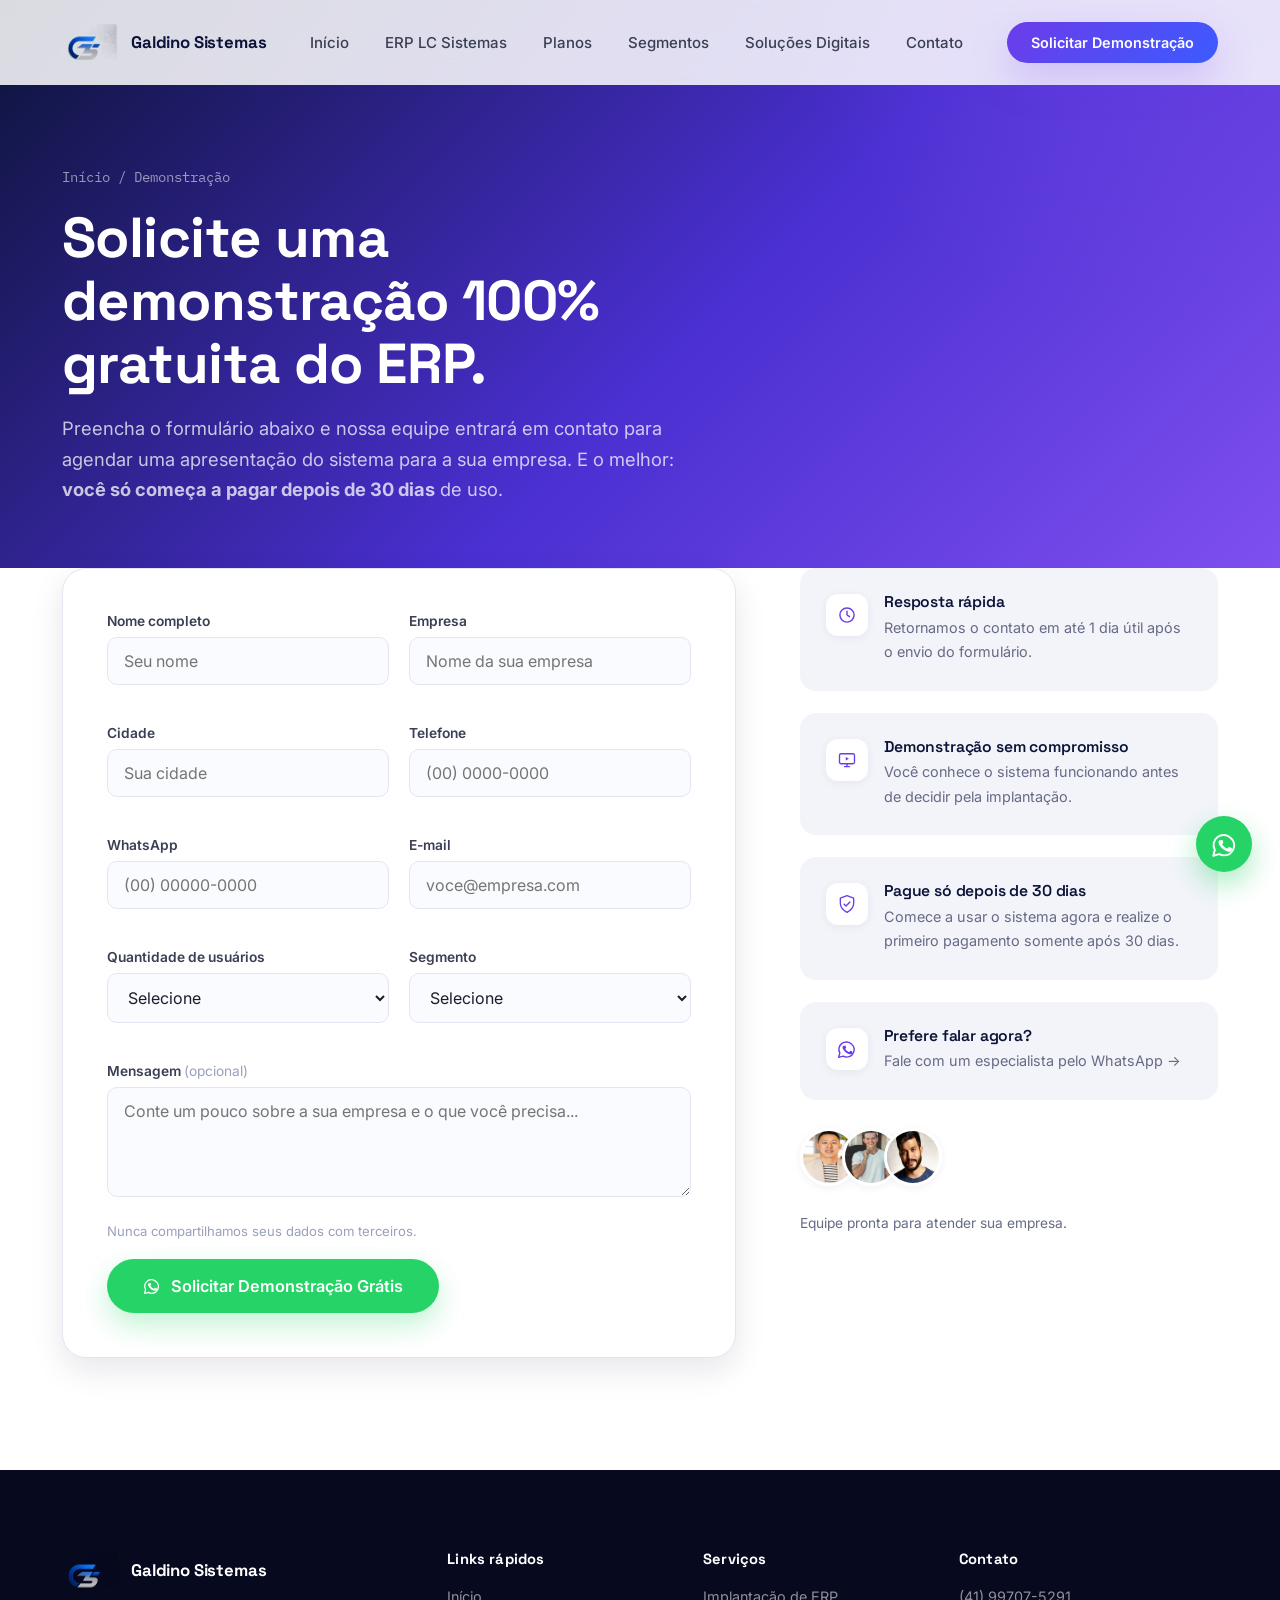
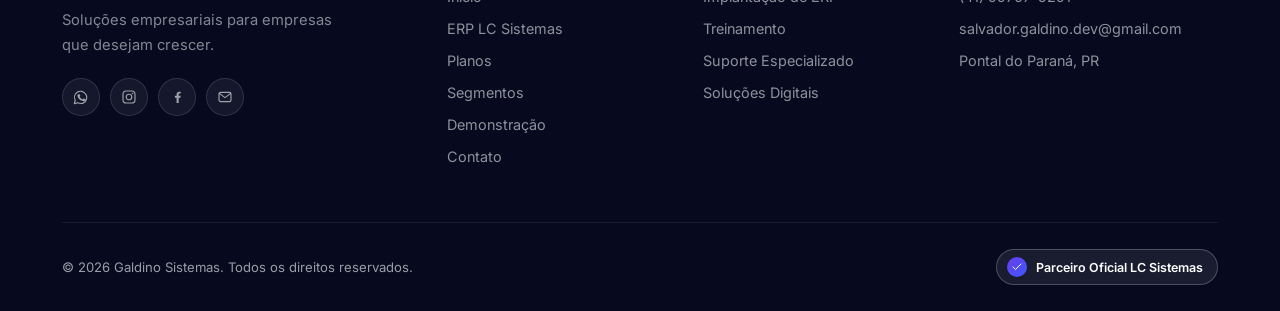
<file: demonstracao.html>
<!DOCTYPE html>
<html lang="pt-BR">
<head>
<meta charset="UTF-8">
<meta name="viewport" content="width=device-width, initial-scale=1.0">
<title>Solicitar Demonstração do ERP | Galdino Sistemas — Parceiro Oficial LC Sistemas</title>
<meta name="description" content="Solicite uma demonstração gratuita do ERP LC Sistemas com a Galdino Sistemas e veja como sua empresa pode ganhar controle, produtividade e crescimento.">
<meta name="keywords" content="demonstração ERP, solicitar ERP, implantação ERP, LC Sistemas, sistema de gestão, orçamento ERP, consultoria ERP">
<meta name="robots" content="index, follow">
<link rel="canonical" href="https://www.galdinosistemas.com.br/demonstracao.html">
<link rel="icon" href="assets/favicon-32x32.png" sizes="32x32">
<link rel="icon" href="assets/favicon-16x16.png" sizes="16x16">
<link rel="apple-touch-icon" href="assets/apple-touch-icon.png">
<link rel="preconnect" href="https://fonts.googleapis.com">
<link rel="preconnect" href="https://fonts.gstatic.com" crossorigin>
<link href="https://fonts.googleapis.com/css2?family=Space+Grotesk:wght@500;600;700&family=Inter:wght@400;500;600;700&family=IBM+Plex+Mono:wght@500;600&display=swap" rel="stylesheet">
<link rel="stylesheet" href="css/style.css">
<link rel="stylesheet" href="css/responsive.css">
</head>
<body>
<svg xmlns="http://www.w3.org/2000/svg" style="display:none" aria-hidden="true" focusable="false">
<defs>

  <!-- ===== UI / UTILITY ===== -->
  <symbol id="icon-check" viewBox="0 0 24 24"><path d="M20 6L9 17l-5-5" fill="none" stroke="currentColor" stroke-width="2" stroke-linecap="round" stroke-linejoin="round"/></symbol>
  <symbol id="icon-arrow-right" viewBox="0 0 24 24"><path d="M5 12h14M13 6l6 6-6 6" fill="none" stroke="currentColor" stroke-width="2" stroke-linecap="round" stroke-linejoin="round"/></symbol>
  <symbol id="icon-menu" viewBox="0 0 24 24"><path d="M3 6h18M3 12h18M3 18h18" fill="none" stroke="currentColor" stroke-width="2" stroke-linecap="round"/></symbol>
  <symbol id="icon-close" viewBox="0 0 24 24"><path d="M18 6L6 18M6 6l12 12" fill="none" stroke="currentColor" stroke-width="2" stroke-linecap="round"/></symbol>
  <symbol id="icon-whatsapp" viewBox="0 0 24 24"><path d="M17.6 6.3A8.9 8.9 0 0 0 3.4 16.8L2 22l5.3-1.4a8.9 8.9 0 0 0 4.3 1.1h0a8.9 8.9 0 0 0 6-15.5Z" fill="none" stroke="currentColor" stroke-width="1.7" stroke-linecap="round" stroke-linejoin="round"/><path d="M8.7 8.4c.2-.5.4-.5.6-.5h.5c.2 0 .4 0 .5.4.2.5.6 1.6.6 1.7.1.1.1.3 0 .4-.1.2-.1.3-.3.4-.1.2-.3.3-.4.5-.1.1-.3.3-.1.6.2.3.8 1.3 1.7 2.1 1.2 1 2.1 1.4 2.4 1.5.3.1.5.1.6-.1.2-.2.7-.8.9-1.1.2-.2.4-.2.6-.1.2.1 1.5.7 1.8.8.3.1.5.2.5.4.1.2.1.9-.2 1.6-.3.7-1.5 1.4-2.1 1.4-.6.1-1.1.2-3.6-1-2.9-1.3-4.7-4.2-4.9-4.4-.1-.2-1.1-1.5-1.1-2.8 0-1.3.7-2 1-2.2Z" fill="currentColor" stroke="none"/></symbol>
  <symbol id="icon-instagram" viewBox="0 0 24 24"><rect x="3" y="3" width="18" height="18" rx="5" fill="none" stroke="currentColor" stroke-width="1.7"/><circle cx="12" cy="12" r="4.2" fill="none" stroke="currentColor" stroke-width="1.7"/><circle cx="17.4" cy="6.6" r="1.1" fill="currentColor" stroke="none"/></symbol>
  <symbol id="icon-facebook" viewBox="0 0 24 24"><path d="M14.5 21v-7.7h2.6l.4-3h-3v-1.9c0-.9.2-1.5 1.5-1.5h1.6V4.2c-.3 0-1.2-.1-2.3-.1-2.3 0-3.9 1.4-3.9 4v2.2H8.8v3h2.6V21Z" fill="currentColor" stroke="none"/></symbol>
  <symbol id="icon-mail" viewBox="0 0 24 24"><rect x="3" y="5" width="18" height="14" rx="2.5" fill="none" stroke="currentColor" stroke-width="1.7"/><path d="M4 7l8 6 8-6" fill="none" stroke="currentColor" stroke-width="1.7" stroke-linecap="round" stroke-linejoin="round"/></symbol>
  <symbol id="icon-pin" viewBox="0 0 24 24"><path d="M12 22s7-6.4 7-12a7 7 0 0 0-14 0c0 5.6 7 12 7 12Z" fill="none" stroke="currentColor" stroke-width="1.7" stroke-linejoin="round"/><circle cx="12" cy="10" r="2.4" fill="none" stroke="currentColor" stroke-width="1.7"/></symbol>
  <symbol id="icon-clock" viewBox="0 0 24 24"><circle cx="12" cy="12" r="8.5" fill="none" stroke="currentColor" stroke-width="1.7"/><path d="M12 7.5V12l3 2" fill="none" stroke="currentColor" stroke-width="1.7" stroke-linecap="round" stroke-linejoin="round"/></symbol>
  <symbol id="icon-phone" viewBox="0 0 24 24"><path d="M6.6 3.8 9 4.2c.5.1.8.5.9 1l.7 3a1 1 0 0 1-.3 1L8.9 10.6a13.6 13.6 0 0 0 4.5 4.5l1.4-1.4a1 1 0 0 1 1-.3l3 .7c.5.1.9.4 1 .9l.4 2.4c.1.7-.4 1.3-1.1 1.4-9 1-15.6-5.6-14.6-14.6.1-.7.7-1.2 1.4-1.1Z" fill="none" stroke="currentColor" stroke-width="1.6" stroke-linejoin="round"/></symbol>
  <symbol id="icon-badge" viewBox="0 0 24 24"><path d="M12 2 4 5v6c0 5 3.4 8.3 8 11 4.6-2.7 8-6 8-11V5l-8-3Z" fill="none" stroke="currentColor" stroke-width="1.6" stroke-linejoin="round"/><path d="M8.5 12.2l2.3 2.3 4.7-4.9" fill="none" stroke="currentColor" stroke-width="1.6" stroke-linecap="round" stroke-linejoin="round"/></symbol>

  <!-- ===== DIFERENCIAIS / WHY-CHOOSE ===== -->
  <symbol id="icon-implantacao" viewBox="0 0 24 24"><rect x="3.5" y="3.5" width="17" height="17" rx="3" fill="none" stroke="currentColor" stroke-width="1.6"/><path d="M8 12.5l2.6 2.6L16.5 9" fill="none" stroke="currentColor" stroke-width="1.6" stroke-linecap="round" stroke-linejoin="round"/></symbol>
  <symbol id="icon-treinamento" viewBox="0 0 24 24"><path d="M12 4 2 8l10 4 10-4-10-4Z" fill="none" stroke="currentColor" stroke-width="1.6" stroke-linejoin="round"/><path d="M6 10.5V16c0 1.4 2.7 2.5 6 2.5s6-1.1 6-2.5v-5.5" fill="none" stroke="currentColor" stroke-width="1.6" stroke-linejoin="round"/><path d="M20 9v6" fill="none" stroke="currentColor" stroke-width="1.6" stroke-linecap="round"/></symbol>
  <symbol id="icon-suporte" viewBox="0 0 24 24"><circle cx="12" cy="12" r="8.5" fill="none" stroke="currentColor" stroke-width="1.6"/><circle cx="12" cy="12" r="3.4" fill="none" stroke="currentColor" stroke-width="1.6"/><path d="M6.1 6.1l3.4 3.4M17.9 6.1l-3.4 3.4M6.1 17.9l3.4-3.4M17.9 17.9l-3.4-3.4" stroke="currentColor" stroke-width="1.6" stroke-linecap="round"/></symbol>
  <symbol id="icon-consultoria" viewBox="0 0 24 24"><path d="M4 19V9.5L12 4l8 5.5V19" fill="none" stroke="currentColor" stroke-width="1.6" stroke-linejoin="round"/><path d="M9 19v-5h6v5" fill="none" stroke="currentColor" stroke-width="1.6" stroke-linejoin="round"/><path d="M9.5 11h5" stroke="currentColor" stroke-width="1.6" stroke-linecap="round"/></symbol>
  <symbol id="icon-automacao" viewBox="0 0 24 24"><circle cx="12" cy="12" r="3" fill="none" stroke="currentColor" stroke-width="1.6"/><path d="M12 3v2.4M12 18.6V21M21 12h-2.4M5.4 12H3M18.4 5.6l-1.7 1.7M7.3 16.7l-1.7 1.7M18.4 18.4l-1.7-1.7M7.3 7.3 5.6 5.6" stroke="currentColor" stroke-width="1.6" stroke-linecap="round"/></symbol>
  <symbol id="icon-atendimento" viewBox="0 0 24 24"><path d="M4 12a8 8 0 0 1 16 0v4.5a2 2 0 0 1-2 2H16" fill="none" stroke="currentColor" stroke-width="1.6" stroke-linejoin="round"/><rect x="3.2" y="11" width="3.6" height="5.4" rx="1.2" fill="none" stroke="currentColor" stroke-width="1.6"/><rect x="17.2" y="11" width="3.6" height="5.4" rx="1.2" fill="none" stroke="currentColor" stroke-width="1.6"/><path d="M13.6 18.5a1.8 1.8 0 0 1-1.8 1.6H11" fill="none" stroke="currentColor" stroke-width="1.6" stroke-linecap="round"/></symbol>

  <!-- ===== MODULOS ERP ===== -->
  <symbol id="icon-financeiro" viewBox="0 0 24 24"><circle cx="12" cy="12" r="8.5" fill="none" stroke="currentColor" stroke-width="1.6"/><path d="M12 7v10M14.8 9.3c0-1-1-1.8-2.8-1.8-1.7 0-2.8.8-2.8 1.9 0 2.7 5.6 1.3 5.6 4 0 1.2-1.1 2-2.8 2-1.8 0-2.8-.8-2.8-1.8" fill="none" stroke="currentColor" stroke-width="1.6" stroke-linecap="round"/></symbol>
  <symbol id="icon-pdv" viewBox="0 0 24 24"><rect x="3" y="6.5" width="18" height="12" rx="2" fill="none" stroke="currentColor" stroke-width="1.6"/><path d="M3 10.5h18" stroke="currentColor" stroke-width="1.6"/><path d="M7 14h3M7 16.3h5" stroke="currentColor" stroke-width="1.6" stroke-linecap="round"/><path d="M9 6.5V4.8A1.8 1.8 0 0 1 10.8 3h2.4a1.8 1.8 0 0 1 1.8 1.8v1.7" fill="none" stroke="currentColor" stroke-width="1.6"/></symbol>
  <symbol id="icon-estoque" viewBox="0 0 24 24"><path d="M3.5 7.5 12 3l8.5 4.5L12 12 3.5 7.5Z" fill="none" stroke="currentColor" stroke-width="1.6" stroke-linejoin="round"/><path d="M3.5 7.5V16l8.5 4.5V12M20.5 7.5V16L12 20.5" fill="none" stroke="currentColor" stroke-width="1.6" stroke-linejoin="round"/></symbol>
  <symbol id="icon-compras" viewBox="0 0 24 24"><path d="M6 8h13.2l-1.4 8.2a2 2 0 0 1-2 1.6H8.6a2 2 0 0 1-2-1.7L5.1 4.7A1 1 0 0 0 4.1 4H2.5" fill="none" stroke="currentColor" stroke-width="1.6" stroke-linejoin="round" stroke-linecap="round"/><circle cx="9.5" cy="21" r="1.1" fill="currentColor" stroke="none"/><circle cx="17" cy="21" r="1.1" fill="currentColor" stroke="none"/><path d="M9 8V6a3 3 0 0 1 6 0v2" fill="none" stroke="currentColor" stroke-width="1.6"/></symbol>
  <symbol id="icon-vendas" viewBox="0 0 24 24"><path d="M3 12.5 10 5.5l4 4 6.5-6.5" fill="none" stroke="currentColor" stroke-width="1.6" stroke-linecap="round" stroke-linejoin="round"/><path d="M15.5 3h5v5" fill="none" stroke="currentColor" stroke-width="1.6" stroke-linecap="round" stroke-linejoin="round"/><path d="M3 16v4.5h18" fill="none" stroke="currentColor" stroke-width="1.6" stroke-linecap="round" stroke-linejoin="round"/></symbol>
  <symbol id="icon-fiscal" viewBox="0 0 24 24"><path d="M6 2.5h9l3.5 3.5V21H6z" fill="none" stroke="currentColor" stroke-width="1.6" stroke-linejoin="round"/><path d="M15 2.5V6h3.5" fill="none" stroke="currentColor" stroke-width="1.6" stroke-linejoin="round"/><path d="M8.5 11h7M8.5 14h7M8.5 17h4.5" stroke="currentColor" stroke-width="1.6" stroke-linecap="round"/></symbol>
  <symbol id="icon-nfe" viewBox="0 0 24 24"><rect x="3.5" y="4" width="13" height="16" rx="1.6" fill="none" stroke="currentColor" stroke-width="1.6"/><path d="M6.5 8h7M6.5 11h7M6.5 14h4.5" stroke="currentColor" stroke-width="1.6" stroke-linecap="round"/><circle cx="17.7" cy="16.8" r="3.3" fill="none" stroke="currentColor" stroke-width="1.6"/><path d="M16.4 16.8l1 1 1.7-1.9" fill="none" stroke="currentColor" stroke-width="1.4" stroke-linecap="round" stroke-linejoin="round"/></symbol>
  <symbol id="icon-nfce" viewBox="0 0 24 24"><path d="M5 3h14v16.5l-2.3-1.5-2.3 1.5-2.4-1.5-2.4 1.5-2.3-1.5L5 19.5Z" fill="none" stroke="currentColor" stroke-width="1.6" stroke-linejoin="round"/><path d="M8 8h8M8 11h8M8 14h5" stroke="currentColor" stroke-width="1.6" stroke-linecap="round"/></symbol>
  <symbol id="icon-pix" viewBox="0 0 24 24"><path d="M8.6 4 4 8.6a2.7 2.7 0 0 0 0 3.8L8.6 17a2.7 2.7 0 0 0 3.8 0l1.2-1.2M15.4 20l4.6-4.6a2.7 2.7 0 0 0 0-3.8L15.4 7a2.7 2.7 0 0 0-3.8 0l-1.2 1.2" fill="none" stroke="currentColor" stroke-width="1.6" stroke-linecap="round" stroke-linejoin="round"/><rect x="10.5" y="10.5" width="3" height="3" rx="0.6" transform="rotate(45 12 12)" fill="currentColor" stroke="none"/></symbol>
  <symbol id="icon-relatorios" viewBox="0 0 24 24"><rect x="3.5" y="3" width="17" height="18" rx="1.8" fill="none" stroke="currentColor" stroke-width="1.6"/><path d="M8 17V11M12 17V8M16 17v-4.5" stroke="currentColor" stroke-width="1.7" stroke-linecap="round"/></symbol>
  <symbol id="icon-dashboard" viewBox="0 0 24 24"><rect x="3.5" y="3.5" width="7.5" height="7.5" rx="1.4" fill="none" stroke="currentColor" stroke-width="1.6"/><rect x="13" y="3.5" width="7.5" height="4.6" rx="1.4" fill="none" stroke="currentColor" stroke-width="1.6"/><rect x="13" y="10" width="7.5" height="10.5" rx="1.4" fill="none" stroke="currentColor" stroke-width="1.6"/><rect x="3.5" y="13" width="7.5" height="7.5" rx="1.4" fill="none" stroke="currentColor" stroke-width="1.6"/></symbol>
  <symbol id="icon-crm" viewBox="0 0 24 24"><circle cx="9" cy="8" r="3.2" fill="none" stroke="currentColor" stroke-width="1.6"/><path d="M3.5 19c0-3 2.5-5.2 5.5-5.2s5.5 2.2 5.5 5.2" fill="none" stroke="currentColor" stroke-width="1.6" stroke-linecap="round"/><path d="M16 5.3a3.2 3.2 0 0 1 0 6.2M18.6 19c0-2.4-1.6-4.4-3.8-5" fill="none" stroke="currentColor" stroke-width="1.6" stroke-linecap="round"/></symbol>
  <symbol id="icon-mobile" viewBox="0 0 24 24"><rect x="6.5" y="2.5" width="11" height="19" rx="2.2" fill="none" stroke="currentColor" stroke-width="1.6"/><path d="M10.7 18.3h2.6" stroke="currentColor" stroke-width="1.7" stroke-linecap="round"/></symbol>

  <!-- ===== SEGMENTOS ===== -->
  <symbol id="icon-mercado" viewBox="0 0 24 24"><path d="M4 8.5 5.3 4h13.4l1.3 4.5" fill="none" stroke="currentColor" stroke-width="1.6" stroke-linejoin="round"/><path d="M4.5 8.5h15l-1 11.5a1.6 1.6 0 0 1-1.6 1.5H7.1a1.6 1.6 0 0 1-1.6-1.5Z" fill="none" stroke="currentColor" stroke-width="1.6" stroke-linejoin="round"/><path d="M9 12a3 3 0 0 0 6 0" fill="none" stroke="currentColor" stroke-width="1.6" stroke-linecap="round"/></symbol>
  <symbol id="icon-farmacia" viewBox="0 0 24 24"><rect x="3" y="3" width="18" height="18" rx="3" fill="none" stroke="currentColor" stroke-width="1.6"/><path d="M12 7.5v9M7.5 12h9" stroke="currentColor" stroke-width="1.8" stroke-linecap="round"/></symbol>
  <symbol id="icon-autopecas" viewBox="0 0 24 24"><circle cx="7" cy="17" r="2.3" fill="none" stroke="currentColor" stroke-width="1.6"/><circle cx="17" cy="17" r="2.3" fill="none" stroke="currentColor" stroke-width="1.6"/><path d="M9.2 17h5.6M4.7 17 6 10.5h4.3L14 14h3.5c1 0 1.7.4 2.1 1.2l.4.8M6 10.5 8 5.5h4l1.5 4" fill="none" stroke="currentColor" stroke-width="1.6" stroke-linecap="round" stroke-linejoin="round"/></symbol>
  <symbol id="icon-construcao" viewBox="0 0 24 24"><path d="M3 21 12 3l9 18Z" fill="none" stroke="currentColor" stroke-width="1.6" stroke-linejoin="round"/><path d="M8 13h8M6.2 17h11.6" stroke="currentColor" stroke-width="1.6" stroke-linecap="round"/></symbol>
  <symbol id="icon-distribuidora" viewBox="0 0 24 24"><rect x="3" y="10.5" width="7.5" height="7.5" rx="1" fill="none" stroke="currentColor" stroke-width="1.6"/><rect x="13.5" y="10.5" width="7.5" height="7.5" rx="1" fill="none" stroke="currentColor" stroke-width="1.6"/><path d="M9.5 10.5 12 4l2.5 6.5" fill="none" stroke="currentColor" stroke-width="1.6" stroke-linejoin="round"/><path d="M12 4v6.5" stroke="currentColor" stroke-width="1.6"/></symbol>
  <symbol id="icon-roupas" viewBox="0 0 24 24"><path d="M9 4 6 5.5 3 8.5l2.5 2.3L7 9.4V20h10V9.4l1.5 1.4L21 8.5 18 5.5 15 4a3 3 0 0 1-6 0Z" fill="none" stroke="currentColor" stroke-width="1.6" stroke-linejoin="round"/></symbol>
  <symbol id="icon-papelaria" viewBox="0 0 24 24"><path d="M5 3h9l5 5v13H5z" fill="none" stroke="currentColor" stroke-width="1.6" stroke-linejoin="round"/><path d="M14 3v5h5" fill="none" stroke="currentColor" stroke-width="1.6" stroke-linejoin="round"/><path d="M8 12.5 13.5 7l2 2L10 14.5H8Z" fill="none" stroke="currentColor" stroke-width="1.4" stroke-linejoin="round"/></symbol>
  <symbol id="icon-restaurante" viewBox="0 0 24 24"><path d="M6 2.5v8.5M4.5 2.5v5.6a1.5 1.5 0 0 0 3 0V2.5M6 11v10.5" fill="none" stroke="currentColor" stroke-width="1.5" stroke-linecap="round" stroke-linejoin="round"/><path d="M17.5 2.5c-2 0-3.2 2-3.2 5s1.2 4.3 2.4 4.7v9.3" fill="none" stroke="currentColor" stroke-width="1.5" stroke-linecap="round" stroke-linejoin="round"/></symbol>
  <symbol id="icon-padaria" viewBox="0 0 24 24"><path d="M12 4c-3 0-5.5 2.6-5.5 6 0 1.4.5 2.4 1.2 3.2-1 .5-1.7 1.5-1.7 2.7 0 1.7 1.4 3.1 3.2 3.1H14.8c1.8 0 3.2-1.4 3.2-3.1 0-1.2-.7-2.2-1.7-2.7.7-.8 1.2-1.8 1.2-3.2 0-3.4-2.5-6-5.5-6Z" fill="none" stroke="currentColor" stroke-width="1.6" stroke-linejoin="round"/></symbol>
  <symbol id="icon-lojas" viewBox="0 0 24 24"><path d="M3.5 9.5 4.5 4h15l1 5.5" fill="none" stroke="currentColor" stroke-width="1.6" stroke-linejoin="round"/><path d="M4 9.5a2.3 2.3 0 0 0 4.5.6 2.3 2.3 0 0 0 4.5 0 2.3 2.3 0 0 0 4.5 0 2.3 2.3 0 0 0 4.5-.6" fill="none" stroke="currentColor" stroke-width="1.6" stroke-linejoin="round"/><path d="M5 9.5V20h14V9.5" fill="none" stroke="currentColor" stroke-width="1.6" stroke-linejoin="round"/><path d="M9.5 20v-5.5h5V20" fill="none" stroke="currentColor" stroke-width="1.6" stroke-linejoin="round"/></symbol>

  <!-- ===== TIMELINE ===== -->
  <symbol id="icon-solicitacao" viewBox="0 0 24 24"><path d="M5 4h14v13.5H9L5 21Z" fill="none" stroke="currentColor" stroke-width="1.6" stroke-linejoin="round"/><path d="M8 8.5h8M8 12h5" stroke="currentColor" stroke-width="1.6" stroke-linecap="round"/></symbol>
  <symbol id="icon-demonstracao" viewBox="0 0 24 24"><rect x="3" y="4.5" width="18" height="12" rx="1.8" fill="none" stroke="currentColor" stroke-width="1.6"/><path d="M9 20h6M12 16.5V20" stroke="currentColor" stroke-width="1.6" stroke-linecap="round"/><path d="M10.5 8.3v4.3l3.8-2.1Z" fill="currentColor" stroke="none"/></symbol>

</defs>
</svg>


<header class="site-header">
  <div class="container">
    <a href="index.html" class="brand">
      <img src="img/galdino-logo.png" alt="Galdino Sistemas">
      <span class="brand-text"><strong>Galdino Sistemas</strong></span>
    </a>
    <nav class="main-nav" id="main-nav">
      <a href="index.html">Início</a>
      <a href="erp.html">ERP LC Sistemas</a>
      <a href="planos.html">Planos</a>
      <a href="segmentos.html">Segmentos</a>
      <a href="index.html#solucoes-digitais">Soluções Digitais</a>
      <a href="contato.html">Contato</a>
    </nav>
    <div class="header-actions">
      <a href="demonstracao.html" class="btn btn-primary">Solicitar Demonstração</a>
      <button class="nav-toggle" aria-label="Abrir menu" aria-expanded="false">
        <svg class="icon"><use href="#icon-menu"></use></svg>
      </button>
    </div>
  </div>
</header>
<div class="nav-backdrop" id="nav-backdrop"></div>

<main>

  <section class="page-hero" style="padding-bottom:64px">
    <div class="container">
      <div class="breadcrumb"><a href="index.html">Início</a> / Demonstração</div>
      <h1 style="max-width:640px">Solicite uma demonstração <strong>100% gratuita</strong> do ERP.</h1>
      <p class="lead">Preencha o formulário abaixo e nossa equipe entrará em contato para agendar uma apresentação do sistema para a sua empresa. E o melhor: <strong>você só começa a pagar depois de 30 dias</strong> de uso.</p>
    </div>
  </section>

  <section style="padding-top:0">
    <div class="container">
      <div class="content-block" style="align-items:flex-start; grid-template-columns: 1.5fr 1fr;">

        <div class="form-card reveal">
          <form data-form data-success="#form-success">
            <div class="form-grid">
              <div class="field">
                <label for="nome">Nome completo</label>
                <input type="text" id="nome" name="nome" placeholder="Seu nome" required>
              </div>
              <div class="field">
                <label for="empresa">Empresa</label>
                <input type="text" id="empresa" name="empresa" placeholder="Nome da sua empresa" required>
              </div>
              <div class="field">
                <label for="cidade">Cidade</label>
                <input type="text" id="cidade" name="cidade" placeholder="Sua cidade" required>
              </div>
              <div class="field">
                <label for="telefone">Telefone</label>
                <input type="tel" id="telefone" name="telefone" placeholder="(00) 0000-0000" required>
              </div>
              <div class="field">
                <label for="whatsapp">WhatsApp</label>
                <input type="tel" id="whatsapp" name="whatsapp" placeholder="(00) 00000-0000" required>
              </div>
              <div class="field">
                <label for="email">E-mail</label>
                <input type="email" id="email" name="email" placeholder="voce@empresa.com" required>
              </div>
              <div class="field">
                <label for="usuarios">Quantidade de usuários</label>
                <select id="usuarios" name="usuarios" required>
                  <option value="" disabled selected>Selecione</option>
                  <option value="1-2">1 a 2 usuários</option>
                  <option value="3-5">3 a 5 usuários</option>
                  <option value="6-10">6 a 10 usuários</option>
                  <option value="10+">Mais de 10 usuários</option>
                </select>
              </div>
              <div class="field">
                <label for="segmento">Segmento</label>
                <select id="segmento" name="segmento" required>
                  <option value="" disabled selected>Selecione</option>
                  <option>Mercados</option>
                  <option>Farmácias</option>
                  <option>Autopeças</option>
                  <option>Materiais de Construção</option>
                  <option>Distribuidoras</option>
                  <option>Lojas de Roupas</option>
                  <option>Papelarias</option>
                  <option>Restaurantes</option>
                  <option>Padarias</option>
                  <option>Outro</option>
                </select>
              </div>
              <div class="field full">
                <label for="mensagem">Mensagem <span class="opt">(opcional)</span></label>
                <textarea id="mensagem" name="mensagem" placeholder="Conte um pouco sobre a sua empresa e o que você precisa..."></textarea>
              </div>
            </div>

            <div class="form-foot">
              <span class="form-note">Nunca compartilhamos seus dados com terceiros.</span>
              <button type="submit" class="btn btn-whatsapp-solid btn-lg">
                <svg class="icon"><use href="#icon-whatsapp"></use></svg>
                Solicitar Demonstração Grátis
              </button>
            </div>
          </form>

          <div class="form-success" id="form-success">
            <div class="success-icon"><svg class="icon"><use href="#icon-check"></use></svg></div>
            <h3>Solicitação enviada com sucesso!</h3>
            <p style="margin-top:10px">Você está sendo direcionado para o WhatsApp com sua solicitação já preenchida.</p>
            <a href="#" target="_blank" rel="noopener" class="btn btn-whatsapp btn-lg form-success-whatsapp" style="margin-top:18px">
              <svg class="icon"><use href="#icon-whatsapp"></use></svg>
              Abrir WhatsApp
            </a>
          </div>
        </div>

        <div class="form-side reveal">
          <div class="side-info-card">
            <span class="side-icon"><svg class="icon"><use href="#icon-clock"></use></svg></span>
            <div><h4>Resposta rápida</h4><p>Retornamos o contato em até 1 dia útil após o envio do formulário.</p></div>
          </div>
          <div class="side-info-card">
            <span class="side-icon"><svg class="icon"><use href="#icon-demonstracao"></use></svg></span>
            <div><h4>Demonstração sem compromisso</h4><p>Você conhece o sistema funcionando antes de decidir pela implantação.</p></div>
          </div>
          <div class="side-info-card">
            <span class="side-icon"><svg class="icon"><use href="#icon-badge"></use></svg></span>
            <div><h4>Pague só depois de 30 dias</h4><p>Comece a usar o sistema agora e realize o primeiro pagamento somente após 30 dias.</p></div>
          </div>
          <div class="side-info-card">
            <span class="side-icon"><svg class="icon"><use href="#icon-whatsapp"></use></svg></span>
            <div><h4>Prefere falar agora?</h4><p><a href="https://wa.me/5541997075291" target="_blank" rel="noopener">Fale com um especialista pelo WhatsApp →</a></p></div>
          </div>
          <div class="specialist-strip" style="margin-top:6px">
            <div class="specialist-avatars">
              <img src="img/especialista-1.jpg" alt="Especialista Galdino Sistemas">
              <img src="img/especialista-2.jpg" alt="Especialista Galdino Sistemas">
              <img src="img/especialista-3.jpg" alt="Especialista Galdino Sistemas">
            </div>
            <p style="font-size:.86rem; margin:0">Equipe pronta para atender sua empresa.</p>
          </div>
        </div>

      </div>
    </div>
  </section>

</main>

<footer class="site-footer">
  <div class="container">
    <div class="footer-grid">
      <div class="footer-brand">
        <a href="index.html" class="brand"><img src="img/galdino-logo.png" alt="Galdino Sistemas"><span class="brand-text"><strong>Galdino Sistemas</strong></span></a>
        <p>Soluções empresariais para empresas que desejam crescer.</p>
        <div class="footer-social">
          <a href="https://wa.me/5541997075291" target="_blank" rel="noopener" aria-label="WhatsApp"><svg class="icon"><use href="#icon-whatsapp"></use></svg></a>
          <a href="https://www.instagram.com/galdinosistemas/" target="_blank" rel="noopener" aria-label="Instagram"><svg class="icon"><use href="#icon-instagram"></use></svg></a>
          <a href="https://www.facebook.com/profile.php?id=61591212642550" target="_blank" rel="noopener" aria-label="Facebook"><svg class="icon"><use href="#icon-facebook"></use></svg></a>
          <a href="mailto:salvador.galdino.dev@gmail.com" aria-label="E-mail"><svg class="icon"><use href="#icon-mail"></use></svg></a>
        </div>
      </div>
      <div class="footer-col">
        <h5>Links rápidos</h5>
        <ul><li><a href="index.html">Início</a></li><li><a href="erp.html">ERP LC Sistemas</a></li><li><a href="planos.html">Planos</a></li><li><a href="segmentos.html">Segmentos</a></li><li><a href="demonstracao.html">Demonstração</a></li><li><a href="contato.html">Contato</a></li></ul>
      </div>
      <div class="footer-col">
        <h5>Serviços</h5>
        <ul><li><a href="erp.html">Implantação de ERP</a></li><li><a href="erp.html">Treinamento</a></li><li><a href="erp.html">Suporte Especializado</a></li><li><a href="index.html#solucoes-digitais">Soluções Digitais</a></li></ul>
      </div>
      <div class="footer-col">
        <h5>Contato</h5>
        <ul><li><a href="tel:+5541997075291">(41) 99707-5291</a></li><li><a href="mailto:salvador.galdino.dev@gmail.com">salvador.galdino.dev@gmail.com</a></li><li><a href="contato.html">Pontal do Paraná, PR</a></li></ul>
      </div>
    </div>
    <div class="footer-bottom">
      <span>&copy; <span id="year"></span> Galdino Sistemas. Todos os direitos reservados.</span>
      <span class="badge-partner"><span class="badge-check"><svg class="icon"><use href="#icon-check"></use></svg></span>Parceiro Oficial LC Sistemas</span>
    </div>
  </div>
</footer>

<a href="https://wa.me/5541997075291" target="_blank" rel="noopener" class="whatsapp-float" aria-label="Falar pelo WhatsApp"><svg class="icon"><use href="#icon-whatsapp"></use></svg></a>


<script src="js/script.js"></script>
</body>
</html>
</file>
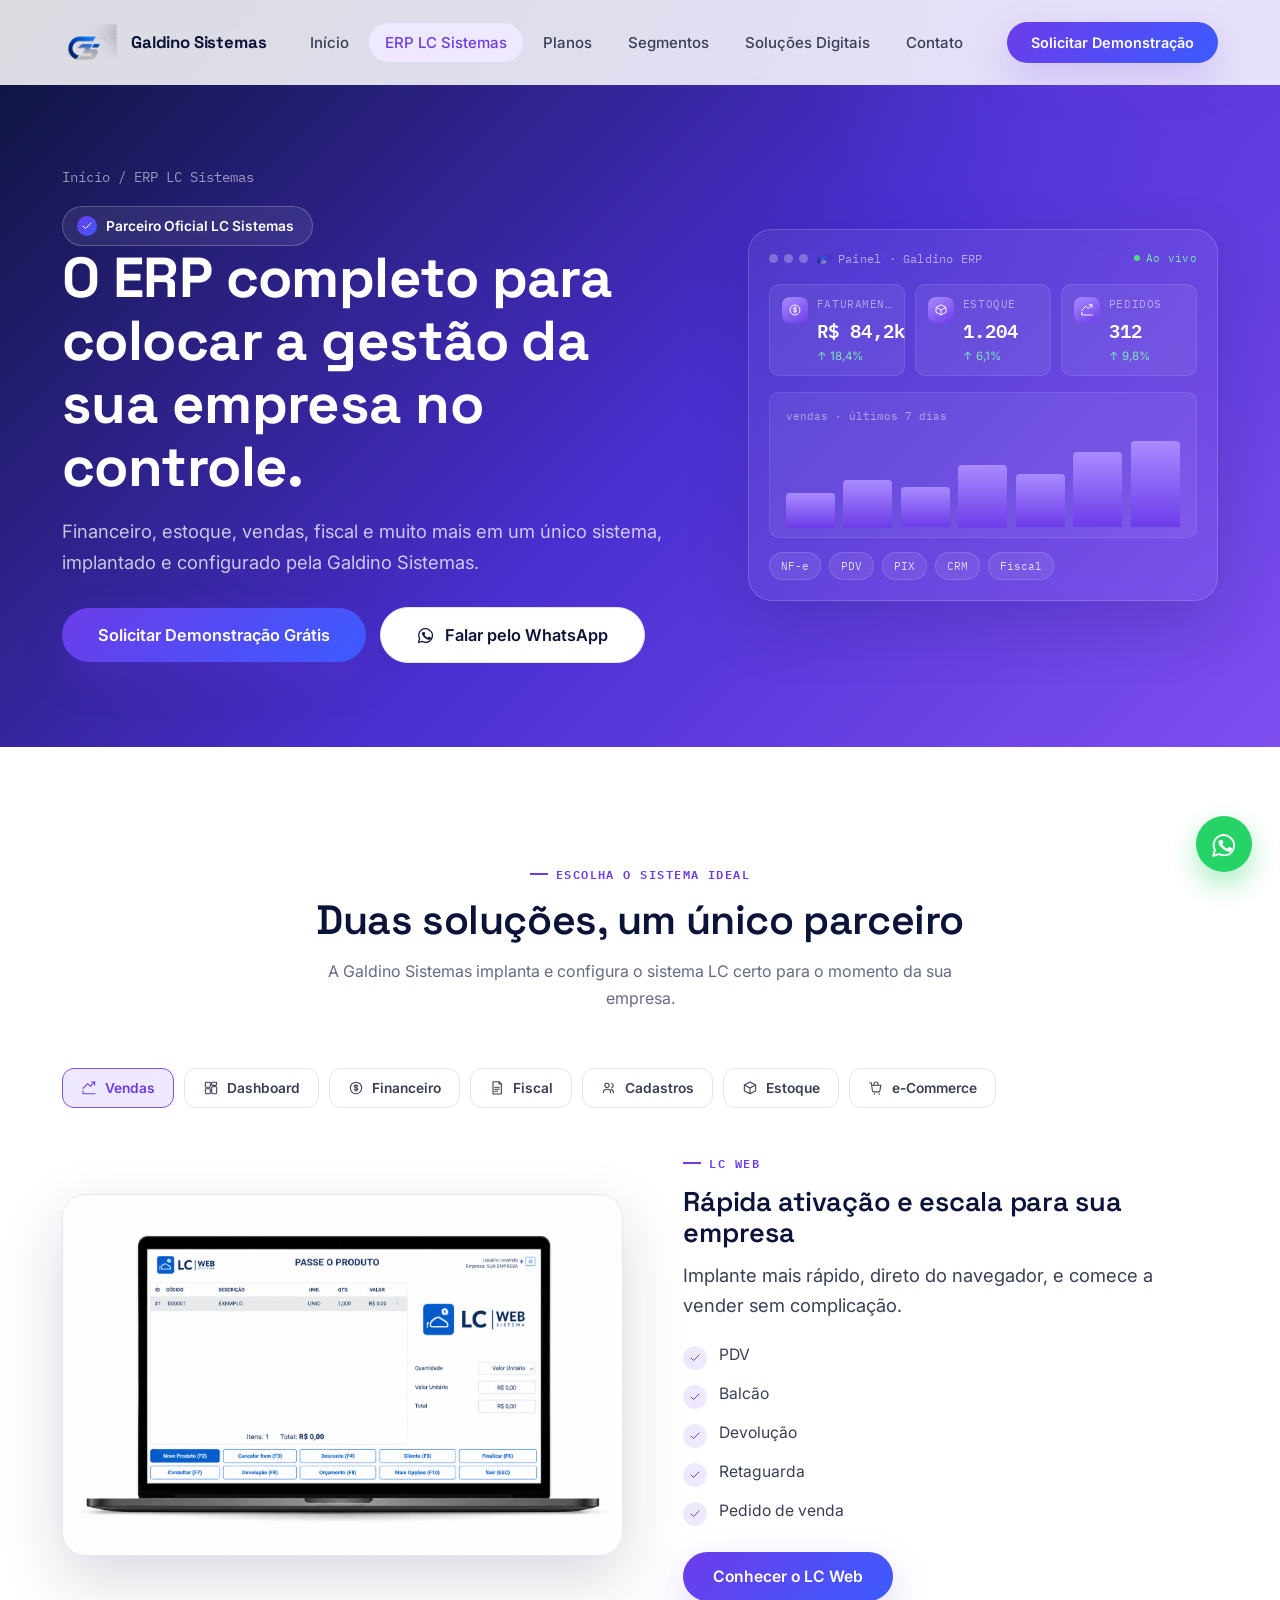
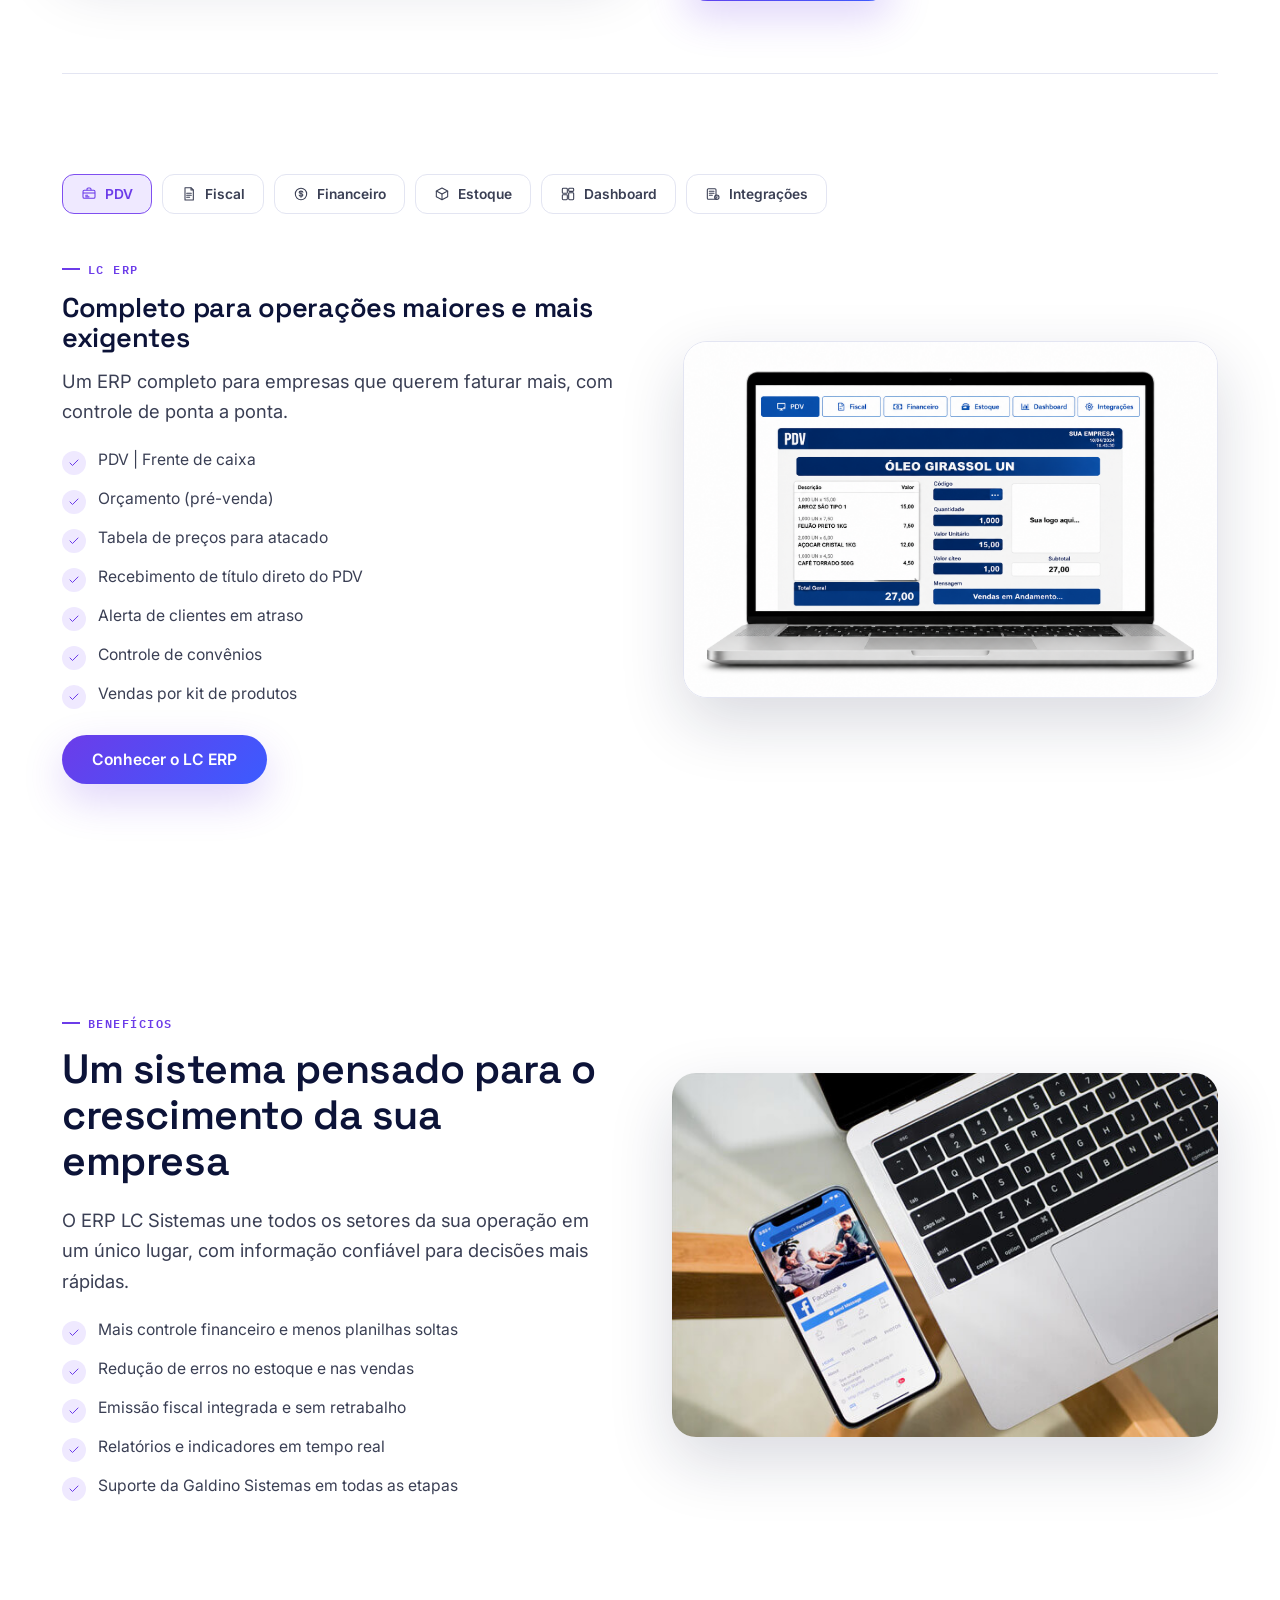
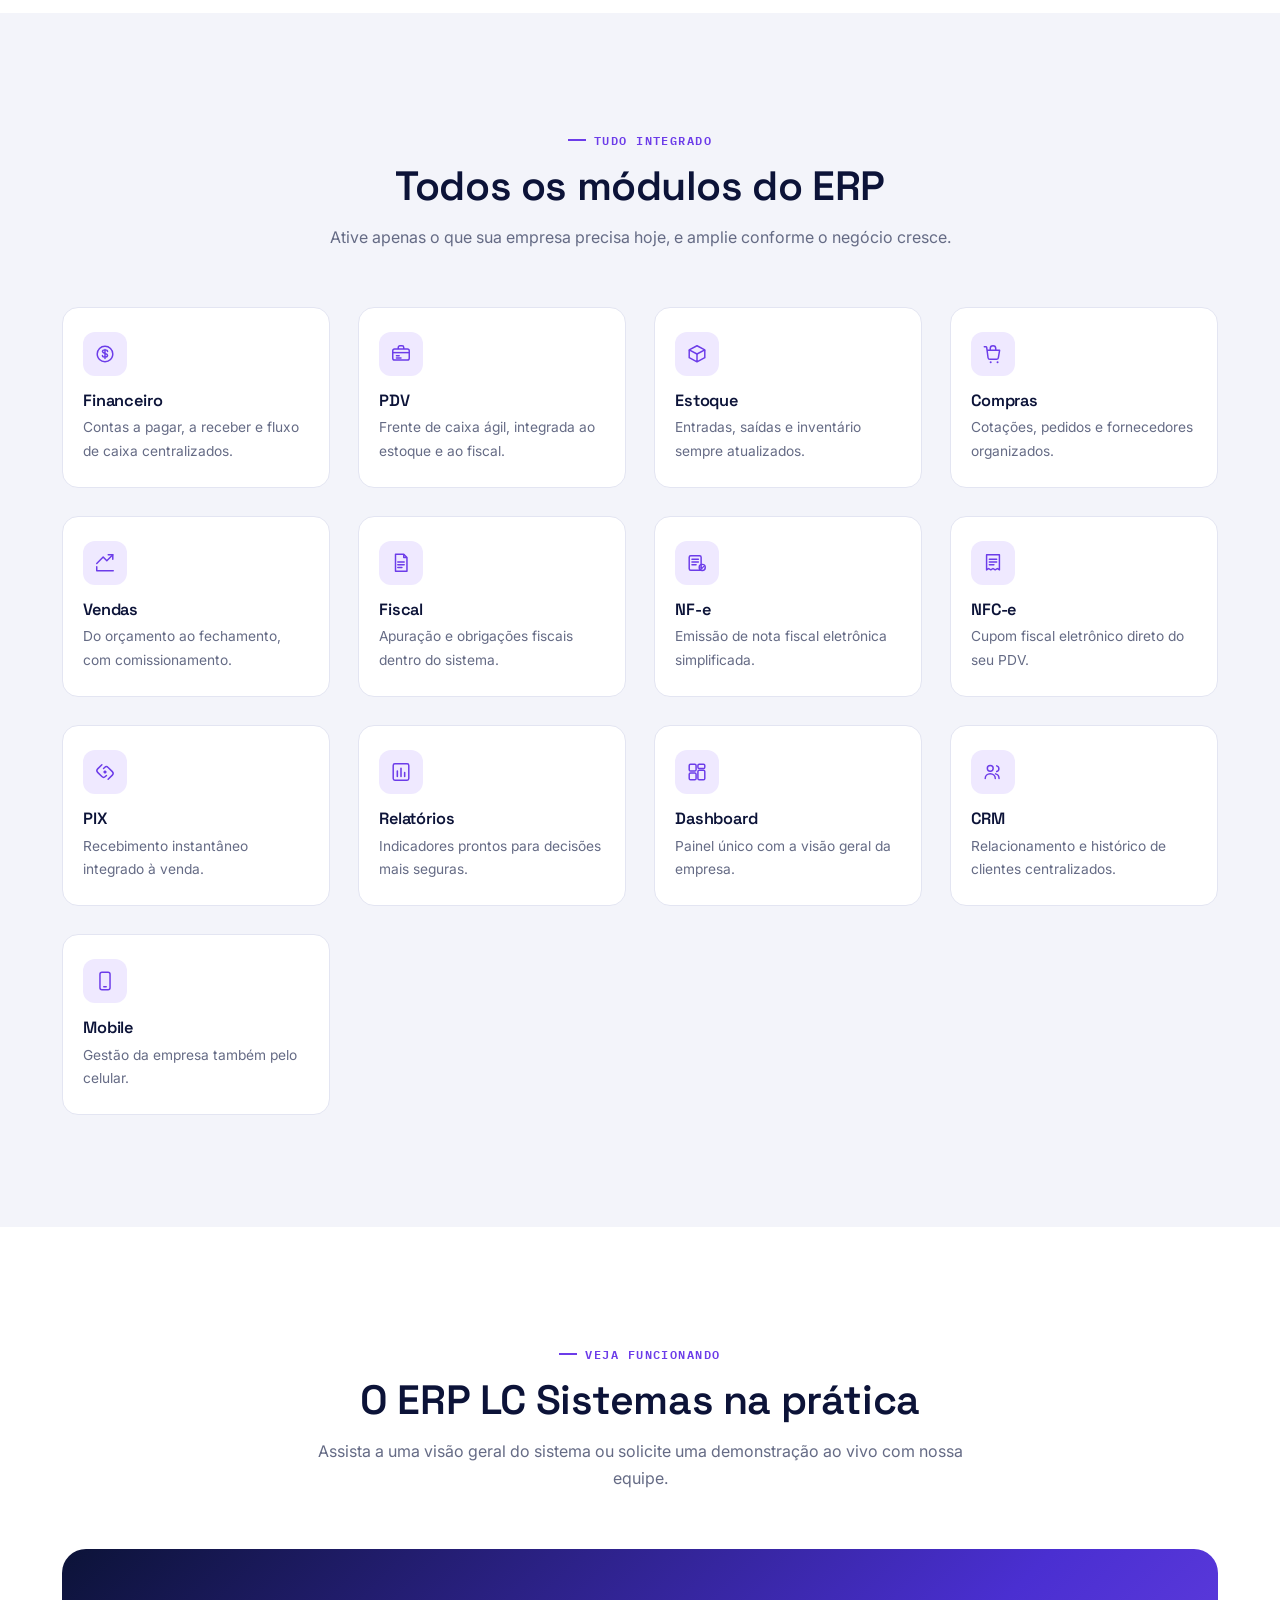
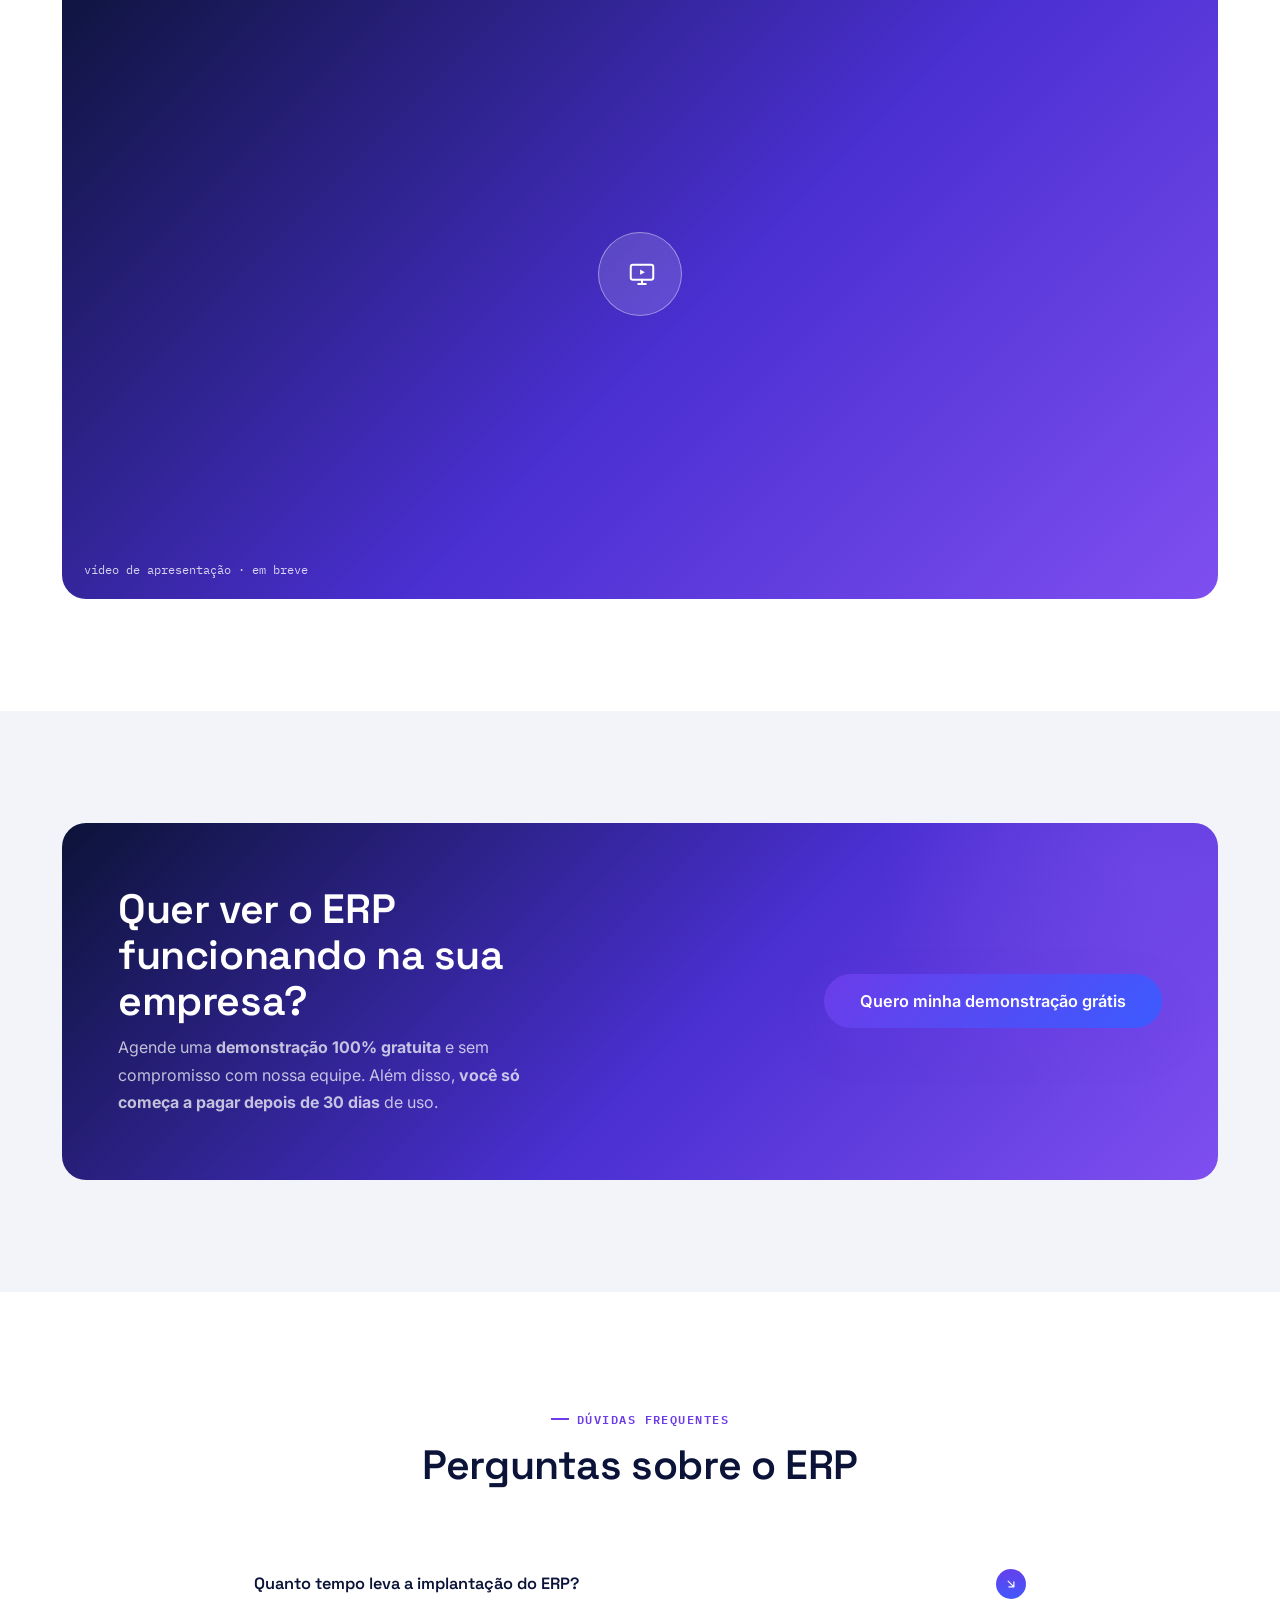
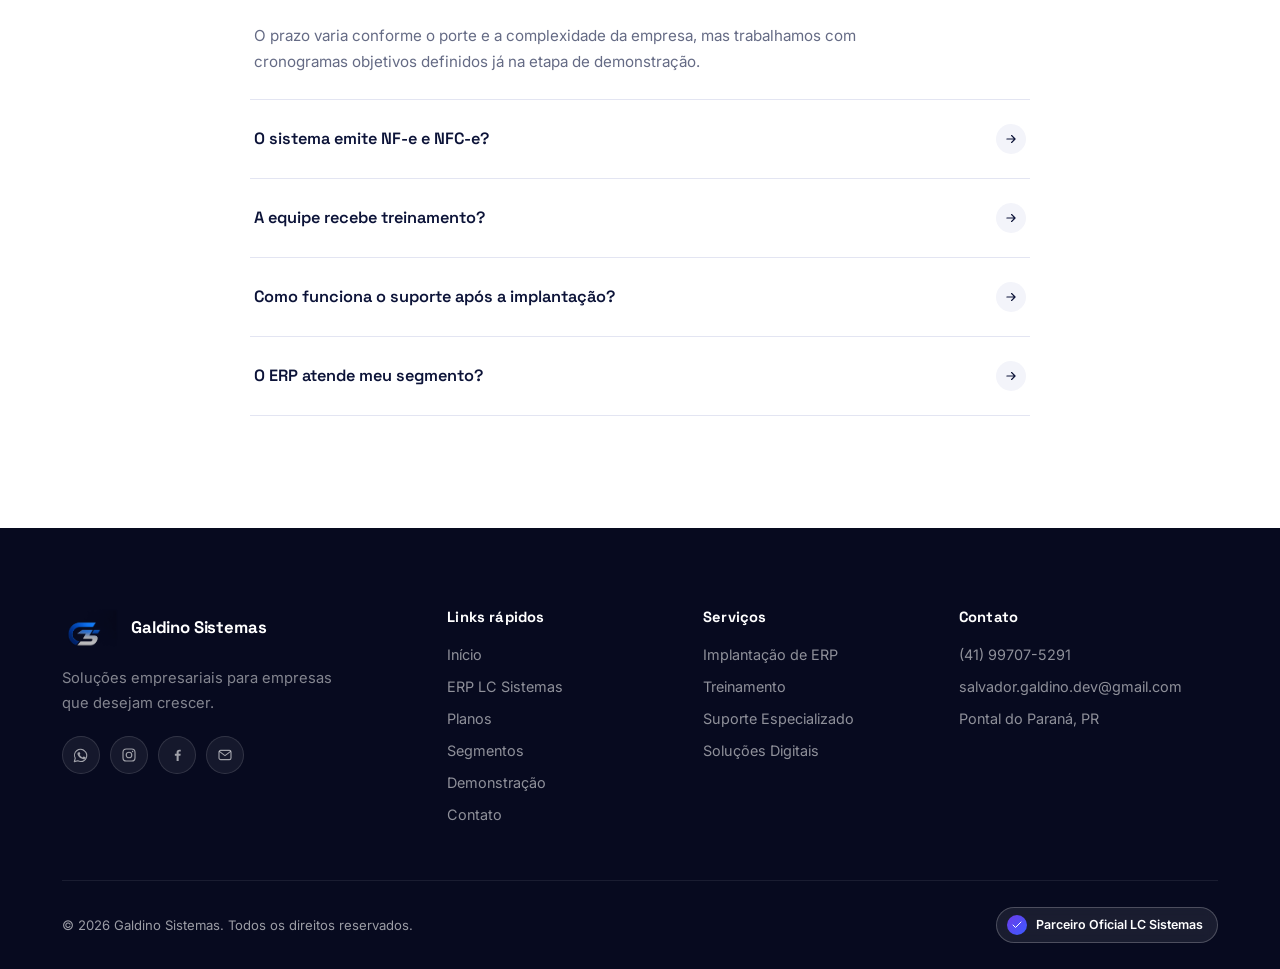
<file: erp.html>
<!DOCTYPE html>
<html lang="pt-BR">
<head>
<meta charset="UTF-8">
<meta name="viewport" content="width=device-width, initial-scale=1.0, maximum-scale=1.0, user-scalable=no">
<title>ERP LC Sistemas | Implantação, Módulos e Suporte — Galdino Sistemas</title>
<meta name="description" content="Conheça o ERP LC Sistemas implantado pela Galdino Sistemas: módulos de financeiro, PDV, estoque, fiscal, NF-e, PIX, CRM e muito mais. Solicite uma demonstração.">
<meta name="keywords" content="ERP, sistema ERP, implantação ERP, consultoria ERP, LC Sistemas, automação comercial, controle financeiro, PDV, NF-e, NFC-e, PIX, software empresarial, ERP Paraná">
<meta name="robots" content="index, follow">
<link rel="canonical" href="https://www.galdinosistemas.com.br/erp.html">
<link rel="icon" href="assets/favicon-32x32.png" sizes="32x32">
<link rel="icon" href="assets/favicon-16x16.png" sizes="16x16">
<link rel="apple-touch-icon" href="assets/apple-touch-icon.png">
<link rel="preconnect" href="https://fonts.googleapis.com">
<link rel="preconnect" href="https://fonts.gstatic.com" crossorigin>
<link href="https://fonts.googleapis.com/css2?family=Space+Grotesk:wght@500;600;700&family=Inter:wght@400;500;600;700&family=IBM+Plex+Mono:wght@500;600&display=swap" rel="stylesheet">
<link rel="stylesheet" href="css/style.css">
<link rel="stylesheet" href="css/responsive.css">
</head>
<body>
<svg xmlns="http://www.w3.org/2000/svg" style="display:none" aria-hidden="true" focusable="false">
<defs>

  <!-- ===== UI / UTILITY ===== -->
  <symbol id="icon-check" viewBox="0 0 24 24"><path d="M20 6L9 17l-5-5" fill="none" stroke="currentColor" stroke-width="2" stroke-linecap="round" stroke-linejoin="round"/></symbol>
  <symbol id="icon-arrow-right" viewBox="0 0 24 24"><path d="M5 12h14M13 6l6 6-6 6" fill="none" stroke="currentColor" stroke-width="2" stroke-linecap="round" stroke-linejoin="round"/></symbol>
  <symbol id="icon-menu" viewBox="0 0 24 24"><path d="M3 6h18M3 12h18M3 18h18" fill="none" stroke="currentColor" stroke-width="2" stroke-linecap="round"/></symbol>
  <symbol id="icon-close" viewBox="0 0 24 24"><path d="M18 6L6 18M6 6l12 12" fill="none" stroke="currentColor" stroke-width="2" stroke-linecap="round"/></symbol>
  <symbol id="icon-whatsapp" viewBox="0 0 24 24"><path d="M17.6 6.3A8.9 8.9 0 0 0 3.4 16.8L2 22l5.3-1.4a8.9 8.9 0 0 0 4.3 1.1h0a8.9 8.9 0 0 0 6-15.5Z" fill="none" stroke="currentColor" stroke-width="1.7" stroke-linecap="round" stroke-linejoin="round"/><path d="M8.7 8.4c.2-.5.4-.5.6-.5h.5c.2 0 .4 0 .5.4.2.5.6 1.6.6 1.7.1.1.1.3 0 .4-.1.2-.1.3-.3.4-.1.2-.3.3-.4.5-.1.1-.3.3-.1.6.2.3.8 1.3 1.7 2.1 1.2 1 2.1 1.4 2.4 1.5.3.1.5.1.6-.1.2-.2.7-.8.9-1.1.2-.2.4-.2.6-.1.2.1 1.5.7 1.8.8.3.1.5.2.5.4.1.2.1.9-.2 1.6-.3.7-1.5 1.4-2.1 1.4-.6.1-1.1.2-3.6-1-2.9-1.3-4.7-4.2-4.9-4.4-.1-.2-1.1-1.5-1.1-2.8 0-1.3.7-2 1-2.2Z" fill="currentColor" stroke="none"/></symbol>
  <symbol id="icon-instagram" viewBox="0 0 24 24"><rect x="3" y="3" width="18" height="18" rx="5" fill="none" stroke="currentColor" stroke-width="1.7"/><circle cx="12" cy="12" r="4.2" fill="none" stroke="currentColor" stroke-width="1.7"/><circle cx="17.4" cy="6.6" r="1.1" fill="currentColor" stroke="none"/></symbol>
  <symbol id="icon-facebook" viewBox="0 0 24 24"><path d="M14.5 21v-7.7h2.6l.4-3h-3v-1.9c0-.9.2-1.5 1.5-1.5h1.6V4.2c-.3 0-1.2-.1-2.3-.1-2.3 0-3.9 1.4-3.9 4v2.2H8.8v3h2.6V21Z" fill="currentColor" stroke="none"/></symbol>
  <symbol id="icon-mail" viewBox="0 0 24 24"><rect x="3" y="5" width="18" height="14" rx="2.5" fill="none" stroke="currentColor" stroke-width="1.7"/><path d="M4 7l8 6 8-6" fill="none" stroke="currentColor" stroke-width="1.7" stroke-linecap="round" stroke-linejoin="round"/></symbol>
  <symbol id="icon-pin" viewBox="0 0 24 24"><path d="M12 22s7-6.4 7-12a7 7 0 0 0-14 0c0 5.6 7 12 7 12Z" fill="none" stroke="currentColor" stroke-width="1.7" stroke-linejoin="round"/><circle cx="12" cy="10" r="2.4" fill="none" stroke="currentColor" stroke-width="1.7"/></symbol>
  <symbol id="icon-clock" viewBox="0 0 24 24"><circle cx="12" cy="12" r="8.5" fill="none" stroke="currentColor" stroke-width="1.7"/><path d="M12 7.5V12l3 2" fill="none" stroke="currentColor" stroke-width="1.7" stroke-linecap="round" stroke-linejoin="round"/></symbol>
  <symbol id="icon-phone" viewBox="0 0 24 24"><path d="M6.6 3.8 9 4.2c.5.1.8.5.9 1l.7 3a1 1 0 0 1-.3 1L8.9 10.6a13.6 13.6 0 0 0 4.5 4.5l1.4-1.4a1 1 0 0 1 1-.3l3 .7c.5.1.9.4 1 .9l.4 2.4c.1.7-.4 1.3-1.1 1.4-9 1-15.6-5.6-14.6-14.6.1-.7.7-1.2 1.4-1.1Z" fill="none" stroke="currentColor" stroke-width="1.6" stroke-linejoin="round"/></symbol>
  <symbol id="icon-badge" viewBox="0 0 24 24"><path d="M12 2 4 5v6c0 5 3.4 8.3 8 11 4.6-2.7 8-6 8-11V5l-8-3Z" fill="none" stroke="currentColor" stroke-width="1.6" stroke-linejoin="round"/><path d="M8.5 12.2l2.3 2.3 4.7-4.9" fill="none" stroke="currentColor" stroke-width="1.6" stroke-linecap="round" stroke-linejoin="round"/></symbol>

  <!-- ===== DIFERENCIAIS / WHY-CHOOSE ===== -->
  <symbol id="icon-implantacao" viewBox="0 0 24 24"><rect x="3.5" y="3.5" width="17" height="17" rx="3" fill="none" stroke="currentColor" stroke-width="1.6"/><path d="M8 12.5l2.6 2.6L16.5 9" fill="none" stroke="currentColor" stroke-width="1.6" stroke-linecap="round" stroke-linejoin="round"/></symbol>
  <symbol id="icon-treinamento" viewBox="0 0 24 24"><path d="M12 4 2 8l10 4 10-4-10-4Z" fill="none" stroke="currentColor" stroke-width="1.6" stroke-linejoin="round"/><path d="M6 10.5V16c0 1.4 2.7 2.5 6 2.5s6-1.1 6-2.5v-5.5" fill="none" stroke="currentColor" stroke-width="1.6" stroke-linejoin="round"/><path d="M20 9v6" fill="none" stroke="currentColor" stroke-width="1.6" stroke-linecap="round"/></symbol>
  <symbol id="icon-suporte" viewBox="0 0 24 24"><circle cx="12" cy="12" r="8.5" fill="none" stroke="currentColor" stroke-width="1.6"/><circle cx="12" cy="12" r="3.4" fill="none" stroke="currentColor" stroke-width="1.6"/><path d="M6.1 6.1l3.4 3.4M17.9 6.1l-3.4 3.4M6.1 17.9l3.4-3.4M17.9 17.9l-3.4-3.4" stroke="currentColor" stroke-width="1.6" stroke-linecap="round"/></symbol>
  <symbol id="icon-consultoria" viewBox="0 0 24 24"><path d="M4 19V9.5L12 4l8 5.5V19" fill="none" stroke="currentColor" stroke-width="1.6" stroke-linejoin="round"/><path d="M9 19v-5h6v5" fill="none" stroke="currentColor" stroke-width="1.6" stroke-linejoin="round"/><path d="M9.5 11h5" stroke="currentColor" stroke-width="1.6" stroke-linecap="round"/></symbol>
  <symbol id="icon-automacao" viewBox="0 0 24 24"><circle cx="12" cy="12" r="3" fill="none" stroke="currentColor" stroke-width="1.6"/><path d="M12 3v2.4M12 18.6V21M21 12h-2.4M5.4 12H3M18.4 5.6l-1.7 1.7M7.3 16.7l-1.7 1.7M18.4 18.4l-1.7-1.7M7.3 7.3 5.6 5.6" stroke="currentColor" stroke-width="1.6" stroke-linecap="round"/></symbol>
  <symbol id="icon-atendimento" viewBox="0 0 24 24"><path d="M4 12a8 8 0 0 1 16 0v4.5a2 2 0 0 1-2 2H16" fill="none" stroke="currentColor" stroke-width="1.6" stroke-linejoin="round"/><rect x="3.2" y="11" width="3.6" height="5.4" rx="1.2" fill="none" stroke="currentColor" stroke-width="1.6"/><rect x="17.2" y="11" width="3.6" height="5.4" rx="1.2" fill="none" stroke="currentColor" stroke-width="1.6"/><path d="M13.6 18.5a1.8 1.8 0 0 1-1.8 1.6H11" fill="none" stroke="currentColor" stroke-width="1.6" stroke-linecap="round"/></symbol>

  <!-- ===== MODULOS ERP ===== -->
  <symbol id="icon-financeiro" viewBox="0 0 24 24"><circle cx="12" cy="12" r="8.5" fill="none" stroke="currentColor" stroke-width="1.6"/><path d="M12 7v10M14.8 9.3c0-1-1-1.8-2.8-1.8-1.7 0-2.8.8-2.8 1.9 0 2.7 5.6 1.3 5.6 4 0 1.2-1.1 2-2.8 2-1.8 0-2.8-.8-2.8-1.8" fill="none" stroke="currentColor" stroke-width="1.6" stroke-linecap="round"/></symbol>
  <symbol id="icon-pdv" viewBox="0 0 24 24"><rect x="3" y="6.5" width="18" height="12" rx="2" fill="none" stroke="currentColor" stroke-width="1.6"/><path d="M3 10.5h18" stroke="currentColor" stroke-width="1.6"/><path d="M7 14h3M7 16.3h5" stroke="currentColor" stroke-width="1.6" stroke-linecap="round"/><path d="M9 6.5V4.8A1.8 1.8 0 0 1 10.8 3h2.4a1.8 1.8 0 0 1 1.8 1.8v1.7" fill="none" stroke="currentColor" stroke-width="1.6"/></symbol>
  <symbol id="icon-estoque" viewBox="0 0 24 24"><path d="M3.5 7.5 12 3l8.5 4.5L12 12 3.5 7.5Z" fill="none" stroke="currentColor" stroke-width="1.6" stroke-linejoin="round"/><path d="M3.5 7.5V16l8.5 4.5V12M20.5 7.5V16L12 20.5" fill="none" stroke="currentColor" stroke-width="1.6" stroke-linejoin="round"/></symbol>
  <symbol id="icon-compras" viewBox="0 0 24 24"><path d="M6 8h13.2l-1.4 8.2a2 2 0 0 1-2 1.6H8.6a2 2 0 0 1-2-1.7L5.1 4.7A1 1 0 0 0 4.1 4H2.5" fill="none" stroke="currentColor" stroke-width="1.6" stroke-linejoin="round" stroke-linecap="round"/><circle cx="9.5" cy="21" r="1.1" fill="currentColor" stroke="none"/><circle cx="17" cy="21" r="1.1" fill="currentColor" stroke="none"/><path d="M9 8V6a3 3 0 0 1 6 0v2" fill="none" stroke="currentColor" stroke-width="1.6"/></symbol>
  <symbol id="icon-vendas" viewBox="0 0 24 24"><path d="M3 12.5 10 5.5l4 4 6.5-6.5" fill="none" stroke="currentColor" stroke-width="1.6" stroke-linecap="round" stroke-linejoin="round"/><path d="M15.5 3h5v5" fill="none" stroke="currentColor" stroke-width="1.6" stroke-linecap="round" stroke-linejoin="round"/><path d="M3 16v4.5h18" fill="none" stroke="currentColor" stroke-width="1.6" stroke-linecap="round" stroke-linejoin="round"/></symbol>
  <symbol id="icon-fiscal" viewBox="0 0 24 24"><path d="M6 2.5h9l3.5 3.5V21H6z" fill="none" stroke="currentColor" stroke-width="1.6" stroke-linejoin="round"/><path d="M15 2.5V6h3.5" fill="none" stroke="currentColor" stroke-width="1.6" stroke-linejoin="round"/><path d="M8.5 11h7M8.5 14h7M8.5 17h4.5" stroke="currentColor" stroke-width="1.6" stroke-linecap="round"/></symbol>
  <symbol id="icon-nfe" viewBox="0 0 24 24"><rect x="3.5" y="4" width="13" height="16" rx="1.6" fill="none" stroke="currentColor" stroke-width="1.6"/><path d="M6.5 8h7M6.5 11h7M6.5 14h4.5" stroke="currentColor" stroke-width="1.6" stroke-linecap="round"/><circle cx="17.7" cy="16.8" r="3.3" fill="none" stroke="currentColor" stroke-width="1.6"/><path d="M16.4 16.8l1 1 1.7-1.9" fill="none" stroke="currentColor" stroke-width="1.4" stroke-linecap="round" stroke-linejoin="round"/></symbol>
  <symbol id="icon-nfce" viewBox="0 0 24 24"><path d="M5 3h14v16.5l-2.3-1.5-2.3 1.5-2.4-1.5-2.4 1.5-2.3-1.5L5 19.5Z" fill="none" stroke="currentColor" stroke-width="1.6" stroke-linejoin="round"/><path d="M8 8h8M8 11h8M8 14h5" stroke="currentColor" stroke-width="1.6" stroke-linecap="round"/></symbol>
  <symbol id="icon-pix" viewBox="0 0 24 24"><path d="M8.6 4 4 8.6a2.7 2.7 0 0 0 0 3.8L8.6 17a2.7 2.7 0 0 0 3.8 0l1.2-1.2M15.4 20l4.6-4.6a2.7 2.7 0 0 0 0-3.8L15.4 7a2.7 2.7 0 0 0-3.8 0l-1.2 1.2" fill="none" stroke="currentColor" stroke-width="1.6" stroke-linecap="round" stroke-linejoin="round"/><rect x="10.5" y="10.5" width="3" height="3" rx="0.6" transform="rotate(45 12 12)" fill="currentColor" stroke="none"/></symbol>
  <symbol id="icon-relatorios" viewBox="0 0 24 24"><rect x="3.5" y="3" width="17" height="18" rx="1.8" fill="none" stroke="currentColor" stroke-width="1.6"/><path d="M8 17V11M12 17V8M16 17v-4.5" stroke="currentColor" stroke-width="1.7" stroke-linecap="round"/></symbol>
  <symbol id="icon-dashboard" viewBox="0 0 24 24"><rect x="3.5" y="3.5" width="7.5" height="7.5" rx="1.4" fill="none" stroke="currentColor" stroke-width="1.6"/><rect x="13" y="3.5" width="7.5" height="4.6" rx="1.4" fill="none" stroke="currentColor" stroke-width="1.6"/><rect x="13" y="10" width="7.5" height="10.5" rx="1.4" fill="none" stroke="currentColor" stroke-width="1.6"/><rect x="3.5" y="13" width="7.5" height="7.5" rx="1.4" fill="none" stroke="currentColor" stroke-width="1.6"/></symbol>
  <symbol id="icon-crm" viewBox="0 0 24 24"><circle cx="9" cy="8" r="3.2" fill="none" stroke="currentColor" stroke-width="1.6"/><path d="M3.5 19c0-3 2.5-5.2 5.5-5.2s5.5 2.2 5.5 5.2" fill="none" stroke="currentColor" stroke-width="1.6" stroke-linecap="round"/><path d="M16 5.3a3.2 3.2 0 0 1 0 6.2M18.6 19c0-2.4-1.6-4.4-3.8-5" fill="none" stroke="currentColor" stroke-width="1.6" stroke-linecap="round"/></symbol>
  <symbol id="icon-mobile" viewBox="0 0 24 24"><rect x="6.5" y="2.5" width="11" height="19" rx="2.2" fill="none" stroke="currentColor" stroke-width="1.6"/><path d="M10.7 18.3h2.6" stroke="currentColor" stroke-width="1.7" stroke-linecap="round"/></symbol>

  <!-- ===== SEGMENTOS ===== -->
  <symbol id="icon-mercado" viewBox="0 0 24 24"><path d="M4 8.5 5.3 4h13.4l1.3 4.5" fill="none" stroke="currentColor" stroke-width="1.6" stroke-linejoin="round"/><path d="M4.5 8.5h15l-1 11.5a1.6 1.6 0 0 1-1.6 1.5H7.1a1.6 1.6 0 0 1-1.6-1.5Z" fill="none" stroke="currentColor" stroke-width="1.6" stroke-linejoin="round"/><path d="M9 12a3 3 0 0 0 6 0" fill="none" stroke="currentColor" stroke-width="1.6" stroke-linecap="round"/></symbol>
  <symbol id="icon-farmacia" viewBox="0 0 24 24"><rect x="3" y="3" width="18" height="18" rx="3" fill="none" stroke="currentColor" stroke-width="1.6"/><path d="M12 7.5v9M7.5 12h9" stroke="currentColor" stroke-width="1.8" stroke-linecap="round"/></symbol>
  <symbol id="icon-autopecas" viewBox="0 0 24 24"><circle cx="7" cy="17" r="2.3" fill="none" stroke="currentColor" stroke-width="1.6"/><circle cx="17" cy="17" r="2.3" fill="none" stroke="currentColor" stroke-width="1.6"/><path d="M9.2 17h5.6M4.7 17 6 10.5h4.3L14 14h3.5c1 0 1.7.4 2.1 1.2l.4.8M6 10.5 8 5.5h4l1.5 4" fill="none" stroke="currentColor" stroke-width="1.6" stroke-linecap="round" stroke-linejoin="round"/></symbol>
  <symbol id="icon-construcao" viewBox="0 0 24 24"><path d="M3 21 12 3l9 18Z" fill="none" stroke="currentColor" stroke-width="1.6" stroke-linejoin="round"/><path d="M8 13h8M6.2 17h11.6" stroke="currentColor" stroke-width="1.6" stroke-linecap="round"/></symbol>
  <symbol id="icon-distribuidora" viewBox="0 0 24 24"><rect x="3" y="10.5" width="7.5" height="7.5" rx="1" fill="none" stroke="currentColor" stroke-width="1.6"/><rect x="13.5" y="10.5" width="7.5" height="7.5" rx="1" fill="none" stroke="currentColor" stroke-width="1.6"/><path d="M9.5 10.5 12 4l2.5 6.5" fill="none" stroke="currentColor" stroke-width="1.6" stroke-linejoin="round"/><path d="M12 4v6.5" stroke="currentColor" stroke-width="1.6"/></symbol>
  <symbol id="icon-roupas" viewBox="0 0 24 24"><path d="M9 4 6 5.5 3 8.5l2.5 2.3L7 9.4V20h10V9.4l1.5 1.4L21 8.5 18 5.5 15 4a3 3 0 0 1-6 0Z" fill="none" stroke="currentColor" stroke-width="1.6" stroke-linejoin="round"/></symbol>
  <symbol id="icon-papelaria" viewBox="0 0 24 24"><path d="M5 3h9l5 5v13H5z" fill="none" stroke="currentColor" stroke-width="1.6" stroke-linejoin="round"/><path d="M14 3v5h5" fill="none" stroke="currentColor" stroke-width="1.6" stroke-linejoin="round"/><path d="M8 12.5 13.5 7l2 2L10 14.5H8Z" fill="none" stroke="currentColor" stroke-width="1.4" stroke-linejoin="round"/></symbol>
  <symbol id="icon-restaurante" viewBox="0 0 24 24"><path d="M6 2.5v8.5M4.5 2.5v5.6a1.5 1.5 0 0 0 3 0V2.5M6 11v10.5" fill="none" stroke="currentColor" stroke-width="1.5" stroke-linecap="round" stroke-linejoin="round"/><path d="M17.5 2.5c-2 0-3.2 2-3.2 5s1.2 4.3 2.4 4.7v9.3" fill="none" stroke="currentColor" stroke-width="1.5" stroke-linecap="round" stroke-linejoin="round"/></symbol>
  <symbol id="icon-padaria" viewBox="0 0 24 24"><path d="M12 4c-3 0-5.5 2.6-5.5 6 0 1.4.5 2.4 1.2 3.2-1 .5-1.7 1.5-1.7 2.7 0 1.7 1.4 3.1 3.2 3.1H14.8c1.8 0 3.2-1.4 3.2-3.1 0-1.2-.7-2.2-1.7-2.7.7-.8 1.2-1.8 1.2-3.2 0-3.4-2.5-6-5.5-6Z" fill="none" stroke="currentColor" stroke-width="1.6" stroke-linejoin="round"/></symbol>
  <symbol id="icon-lojas" viewBox="0 0 24 24"><path d="M3.5 9.5 4.5 4h15l1 5.5" fill="none" stroke="currentColor" stroke-width="1.6" stroke-linejoin="round"/><path d="M4 9.5a2.3 2.3 0 0 0 4.5.6 2.3 2.3 0 0 0 4.5 0 2.3 2.3 0 0 0 4.5 0 2.3 2.3 0 0 0 4.5-.6" fill="none" stroke="currentColor" stroke-width="1.6" stroke-linejoin="round"/><path d="M5 9.5V20h14V9.5" fill="none" stroke="currentColor" stroke-width="1.6" stroke-linejoin="round"/><path d="M9.5 20v-5.5h5V20" fill="none" stroke="currentColor" stroke-width="1.6" stroke-linejoin="round"/></symbol>

  <!-- ===== TIMELINE ===== -->
  <symbol id="icon-solicitacao" viewBox="0 0 24 24"><path d="M5 4h14v13.5H9L5 21Z" fill="none" stroke="currentColor" stroke-width="1.6" stroke-linejoin="round"/><path d="M8 8.5h8M8 12h5" stroke="currentColor" stroke-width="1.6" stroke-linecap="round"/></symbol>
  <symbol id="icon-demonstracao" viewBox="0 0 24 24"><rect x="3" y="4.5" width="18" height="12" rx="1.8" fill="none" stroke="currentColor" stroke-width="1.6"/><path d="M9 20h6M12 16.5V20" stroke="currentColor" stroke-width="1.6" stroke-linecap="round"/><path d="M10.5 8.3v4.3l3.8-2.1Z" fill="currentColor" stroke="none"/></symbol>

</defs>
</svg>


<header class="site-header">
  <div class="container">
    <a href="index.html" class="brand">
      <img src="img/galdino-logo.png" alt="Galdino Sistemas">
      <span class="brand-text"><strong>Galdino Sistemas</strong></span>
    </a>
    <nav class="main-nav" id="main-nav">
      <a href="index.html">Início</a>
      <a href="erp.html">ERP LC Sistemas</a>
      <a href="planos.html">Planos</a>
      <a href="segmentos.html">Segmentos</a>
      <a href="index.html#solucoes-digitais">Soluções Digitais</a>
      <a href="contato.html">Contato</a>
      <a href="demonstracao.html" class="btn btn-primary mobile-nav-cta">Solicitar Demonstração</a>
    </nav>
    <div class="header-actions">
      <a href="demonstracao.html" class="btn btn-primary">Solicitar Demonstração</a>
      <button class="nav-toggle" aria-label="Abrir menu" aria-expanded="false">
        <svg class="icon"><use href="#icon-menu"></use></svg>
      </button>
    </div>
  </div>
</header>
<div class="nav-backdrop" id="nav-backdrop"></div>

<main>

  <!-- ============ HERO DA PÁGINA ============ -->
  <section class="page-hero">
    <div class="container page-hero-grid">
      <div>
        <div class="breadcrumb"><a href="index.html">Início</a> / ERP LC Sistemas</div>
        <span class="badge-partner">
          <span class="badge-check"><svg class="icon"><use href="#icon-check"></use></svg></span>
          Parceiro Oficial LC Sistemas
        </span>
        <h1>O ERP completo para colocar a gestão da sua empresa no controle.</h1>
        <p class="lead">Financeiro, estoque, vendas, fiscal e muito mais em um único sistema, implantado e configurado pela Galdino Sistemas.</p>
        <div class="btn-row" style="margin-top:30px">
          <a href="demonstracao.html" class="btn btn-primary btn-lg">Solicitar Demonstração Grátis</a>
          <a href="https://wa.me/5541997075291" target="_blank" rel="noopener" class="btn btn-whatsapp btn-lg">
            <svg class="icon"><use href="#icon-whatsapp"></use></svg>
            Falar pelo WhatsApp
          </a>
        </div>
      </div>

      <div class="dash-mock" aria-hidden="true">
        <div class="dash-topbar">
          <div class="dash-topbar-dots"><span></span><span></span><span></span></div>
          <div class="dash-brand">
            <img src="img/galdino-logo.png" alt="">
            <span class="dash-title">Painel · Galdino ERP</span>
          </div>
          <span class="dash-live"><span class="dash-live-dot"></span>Ao vivo</span>
        </div>
        <div class="dash-kpis">
          <div class="dash-kpi">
            <span class="kpi-icon"><svg class="icon"><use href="#icon-financeiro"></use></svg></span>
            <div class="kpi-body"><div class="kpi-label">Faturamento</div><div class="kpi-value">R$ 84,2k</div><div class="kpi-trend">↑ 18,4%</div></div>
          </div>
          <div class="dash-kpi">
            <span class="kpi-icon"><svg class="icon"><use href="#icon-estoque"></use></svg></span>
            <div class="kpi-body"><div class="kpi-label">Estoque</div><div class="kpi-value">1.204</div><div class="kpi-trend">↑ 6,1%</div></div>
          </div>
          <div class="dash-kpi">
            <span class="kpi-icon"><svg class="icon"><use href="#icon-vendas"></use></svg></span>
            <div class="kpi-body"><div class="kpi-label">Pedidos</div><div class="kpi-value">312</div><div class="kpi-trend">↑ 9,8%</div></div>
          </div>
        </div>
        <div class="dash-chart">
          <div class="chart-label">vendas · últimos 7 dias</div>
          <div class="chart-bars">
            <span style="height:38%; animation-delay:.05s"></span>
            <span style="height:52%; animation-delay:.1s"></span>
            <span style="height:44%; animation-delay:.15s"></span>
            <span style="height:68%; animation-delay:.2s"></span>
            <span style="height:58%; animation-delay:.25s"></span>
            <span style="height:82%; animation-delay:.3s"></span>
            <span style="height:94%; animation-delay:.35s"></span>
          </div>
        </div>
        <div class="dash-modules">
          <span class="mod-pill">NF-e</span><span class="mod-pill">PDV</span><span class="mod-pill">PIX</span><span class="mod-pill">CRM</span><span class="mod-pill">Fiscal</span>
        </div>
      </div>
    </div>
  </section>

  <!-- ============ VITRINE DE PRODUTOS: LC WEB / LC ERP ============ -->
  <section id="produtos">
    <div class="container">
      <div class="section-head reveal">
        <span class="eyebrow">Escolha o sistema ideal</span>
        <h2>Duas soluções, um único parceiro</h2>
        <p>A Galdino Sistemas implanta e configura o sistema LC certo para o momento da sua empresa.</p>
      </div>

      <!-- LC WEB -->
      <div class="product-showcase reveal">
        <div class="showcase-tabs">
          <span class="showcase-tab active"><svg class="icon"><use href="#icon-vendas"></use></svg>Vendas</span>
          <span class="showcase-tab"><svg class="icon"><use href="#icon-dashboard"></use></svg>Dashboard</span>
          <span class="showcase-tab"><svg class="icon"><use href="#icon-financeiro"></use></svg>Financeiro</span>
          <span class="showcase-tab"><svg class="icon"><use href="#icon-fiscal"></use></svg>Fiscal</span>
          <span class="showcase-tab"><svg class="icon"><use href="#icon-crm"></use></svg>Cadastros</span>
          <span class="showcase-tab"><svg class="icon"><use href="#icon-estoque"></use></svg>Estoque</span>
          <span class="showcase-tab"><svg class="icon"><use href="#icon-compras"></use></svg>e-Commerce</span>
        </div>
        <div class="showcase-grid">
          <div class="showcase-media reveal">
            <img src="img/lc-web-showcase.png" alt="Tela do sistema LC Web mostrando o PDV com passe de produto">
          </div>
          <div class="reveal">
            <span class="eyebrow">LC Web</span>
            <h3 style="font-family:var(--font-display); font-size:1.7rem; color:var(--navy-900); margin-bottom:12px;">Rápida ativação e escala para sua empresa</h3>
            <p class="lead" style="margin-bottom:6px;">Implante mais rápido, direto do navegador, e comece a vender sem complicação.</p>
            <ul class="check-list">
              <li><span class="li-check"><svg class="icon"><use href="#icon-check"></use></svg></span>PDV</li>
              <li><span class="li-check"><svg class="icon"><use href="#icon-check"></use></svg></span>Balcão</li>
              <li><span class="li-check"><svg class="icon"><use href="#icon-check"></use></svg></span>Devolução</li>
              <li><span class="li-check"><svg class="icon"><use href="#icon-check"></use></svg></span>Retaguarda</li>
              <li><span class="li-check"><svg class="icon"><use href="#icon-check"></use></svg></span>Pedido de venda</li>
            </ul>
            <div class="btn-row" style="margin-top:26px">
              <a href="demonstracao.html" class="btn btn-primary">Conhecer o LC Web</a>
            </div>
          </div>
        </div>
      </div>

      <!-- LC ERP -->
      <div class="product-showcase reveal">
        <div class="showcase-tabs">
          <span class="showcase-tab active"><svg class="icon"><use href="#icon-pdv"></use></svg>PDV</span>
          <span class="showcase-tab"><svg class="icon"><use href="#icon-fiscal"></use></svg>Fiscal</span>
          <span class="showcase-tab"><svg class="icon"><use href="#icon-financeiro"></use></svg>Financeiro</span>
          <span class="showcase-tab"><svg class="icon"><use href="#icon-estoque"></use></svg>Estoque</span>
          <span class="showcase-tab"><svg class="icon"><use href="#icon-dashboard"></use></svg>Dashboard</span>
          <span class="showcase-tab"><svg class="icon"><use href="#icon-nfe"></use></svg>Integrações</span>
        </div>
        <div class="showcase-grid">
          <div class="reveal">
            <span class="eyebrow">LC ERP</span>
            <h3 style="font-family:var(--font-display); font-size:1.7rem; color:var(--navy-900); margin-bottom:12px;">Completo para operações maiores e mais exigentes</h3>
            <p class="lead" style="margin-bottom:6px;">Um ERP completo para empresas que querem faturar mais, com controle de ponta a ponta.</p>
            <ul class="check-list">
              <li><span class="li-check"><svg class="icon"><use href="#icon-check"></use></svg></span>PDV | Frente de caixa</li>
              <li><span class="li-check"><svg class="icon"><use href="#icon-check"></use></svg></span>Orçamento (pré-venda)</li>
              <li><span class="li-check"><svg class="icon"><use href="#icon-check"></use></svg></span>Tabela de preços para atacado</li>
              <li><span class="li-check"><svg class="icon"><use href="#icon-check"></use></svg></span>Recebimento de título direto do PDV</li>
              <li><span class="li-check"><svg class="icon"><use href="#icon-check"></use></svg></span>Alerta de clientes em atraso</li>
              <li><span class="li-check"><svg class="icon"><use href="#icon-check"></use></svg></span>Controle de convênios</li>
              <li><span class="li-check"><svg class="icon"><use href="#icon-check"></use></svg></span>Vendas por kit de produtos</li>
            </ul>
            <div class="btn-row" style="margin-top:26px">
              <a href="demonstracao.html" class="btn btn-primary">Conhecer o LC ERP</a>
            </div>
          </div>
          <div class="showcase-media reveal">
            <img src="img/lc-erp-showcase.png" alt="Tela do sistema LC ERP mostrando o PDV com itens de venda e total geral">
          </div>
        </div>
      </div>
    </div>
  </section>

  <!-- ============ BENEFÍCIOS ============ -->
  <section id="beneficios">
    <div class="container">
      <div class="content-block">
        <div class="reveal">
          <span class="eyebrow">Benefícios</span>
          <h2 style="margin-bottom:20px">Um sistema pensado para o crescimento da sua empresa</h2>
          <p class="lead" style="margin-bottom:6px">O ERP LC Sistemas une todos os setores da sua operação em um único lugar, com informação confiável para decisões mais rápidas.</p>
          <ul class="check-list">
            <li><span class="li-check"><svg class="icon"><use href="#icon-check"></use></svg></span>Mais controle financeiro e menos planilhas soltas</li>
            <li><span class="li-check"><svg class="icon"><use href="#icon-check"></use></svg></span>Redução de erros no estoque e nas vendas</li>
            <li><span class="li-check"><svg class="icon"><use href="#icon-check"></use></svg></span>Emissão fiscal integrada e sem retrabalho</li>
            <li><span class="li-check"><svg class="icon"><use href="#icon-check"></use></svg></span>Relatórios e indicadores em tempo real</li>
            <li><span class="li-check"><svg class="icon"><use href="#icon-check"></use></svg></span>Suporte da Galdino Sistemas em todas as etapas</li>
          </ul>
        </div>
        <div class="content-media reveal">
          <img src="img/empresa-parceira-2.jpg" alt="Equipe utilizando o ERP LC Sistemas na gestão empresarial">
        </div>
      </div>
    </div>
  </section>

  <!-- ============ MÓDULOS ============ -->
  <section class="bg-light" id="modulos">
    <div class="container">
      <div class="section-head reveal">
        <span class="eyebrow">Tudo integrado</span>
        <h2>Todos os módulos do ERP</h2>
        <p>Ative apenas o que sua empresa precisa hoje, e amplie conforme o negócio cresce.</p>
      </div>

      <div class="grid module-grid">
        <div class="module-card reveal"><div class="mod-icon"><svg class="icon"><use href="#icon-financeiro"></use></svg></div><h4>Financeiro</h4><p>Contas a pagar, a receber e fluxo de caixa centralizados.</p></div>
        <div class="module-card reveal"><div class="mod-icon"><svg class="icon"><use href="#icon-pdv"></use></svg></div><h4>PDV</h4><p>Frente de caixa ágil, integrada ao estoque e ao fiscal.</p></div>
        <div class="module-card reveal"><div class="mod-icon"><svg class="icon"><use href="#icon-estoque"></use></svg></div><h4>Estoque</h4><p>Entradas, saídas e inventário sempre atualizados.</p></div>
        <div class="module-card reveal"><div class="mod-icon"><svg class="icon"><use href="#icon-compras"></use></svg></div><h4>Compras</h4><p>Cotações, pedidos e fornecedores organizados.</p></div>
        <div class="module-card reveal"><div class="mod-icon"><svg class="icon"><use href="#icon-vendas"></use></svg></div><h4>Vendas</h4><p>Do orçamento ao fechamento, com comissionamento.</p></div>
        <div class="module-card reveal"><div class="mod-icon"><svg class="icon"><use href="#icon-fiscal"></use></svg></div><h4>Fiscal</h4><p>Apuração e obrigações fiscais dentro do sistema.</p></div>
        <div class="module-card reveal"><div class="mod-icon"><svg class="icon"><use href="#icon-nfe"></use></svg></div><h4>NF-e</h4><p>Emissão de nota fiscal eletrônica simplificada.</p></div>
        <div class="module-card reveal"><div class="mod-icon"><svg class="icon"><use href="#icon-nfce"></use></svg></div><h4>NFC-e</h4><p>Cupom fiscal eletrônico direto do seu PDV.</p></div>
        <div class="module-card reveal"><div class="mod-icon"><svg class="icon"><use href="#icon-pix"></use></svg></div><h4>PIX</h4><p>Recebimento instantâneo integrado à venda.</p></div>
        <div class="module-card reveal"><div class="mod-icon"><svg class="icon"><use href="#icon-relatorios"></use></svg></div><h4>Relatórios</h4><p>Indicadores prontos para decisões mais seguras.</p></div>
        <div class="module-card reveal"><div class="mod-icon"><svg class="icon"><use href="#icon-dashboard"></use></svg></div><h4>Dashboard</h4><p>Painel único com a visão geral da empresa.</p></div>
        <div class="module-card reveal"><div class="mod-icon"><svg class="icon"><use href="#icon-crm"></use></svg></div><h4>CRM</h4><p>Relacionamento e histórico de clientes centralizados.</p></div>
        <div class="module-card reveal"><div class="mod-icon"><svg class="icon"><use href="#icon-mobile"></use></svg></div><h4>Mobile</h4><p>Gestão da empresa também pelo celular.</p></div>
      </div>
    </div>
  </section>

  <!-- ============ VÍDEO ============ -->
  <section id="video">
    <div class="container">
      <div class="section-head reveal">
        <span class="eyebrow">Veja funcionando</span>
        <h2>O ERP LC Sistemas na prática</h2>
        <p>Assista a uma visão geral do sistema ou solicite uma demonstração ao vivo com nossa equipe.</p>
      </div>
      <div class="video-slot reveal">
        <button class="play-btn" aria-label="Reproduzir vídeo de apresentação do ERP">
          <svg class="icon"><use href="#icon-demonstracao"></use></svg>
        </button>
        <span class="video-label">vídeo de apresentação · em breve</span>
      </div>
    </div>
  </section>

  <!-- ============ CTA ============ -->
  <section class="bg-light">
    <div class="container">
      <div class="cta-banner reveal">
        <div>
          <h2>Quer ver o ERP funcionando na sua empresa?</h2>
          <p>Agende uma <strong>demonstração 100% gratuita</strong> e sem compromisso com nossa equipe. Além disso, <strong>você só começa a pagar depois de 30 dias</strong> de uso.</p>
        </div>
        <div class="btn-row">
          <a href="demonstracao.html" class="btn btn-primary btn-lg">Quero minha demonstração grátis</a>
        </div>
      </div>
    </div>
  </section>

  <!-- ============ FAQ ============ -->
  <section id="faq">
    <div class="container">
      <div class="section-head reveal">
        <span class="eyebrow">Dúvidas frequentes</span>
        <h2>Perguntas sobre o ERP</h2>
      </div>

      <div class="faq-list reveal">
        <div class="faq-item open">
          <button class="faq-question">Quanto tempo leva a implantação do ERP?<span class="faq-plus"><svg class="icon"><use href="#icon-arrow-right"></use></svg></span></button>
          <div class="faq-answer"><p>O prazo varia conforme o porte e a complexidade da empresa, mas trabalhamos com cronogramas objetivos definidos já na etapa de demonstração.</p></div>
        </div>
        <div class="faq-item">
          <button class="faq-question">O sistema emite NF-e e NFC-e?<span class="faq-plus"><svg class="icon"><use href="#icon-arrow-right"></use></svg></span></button>
          <div class="faq-answer"><p>Sim, a emissão fiscal está integrada ao ERP, incluindo NF-e, NFC-e e apuração de obrigações fiscais.</p></div>
        </div>
        <div class="faq-item">
          <button class="faq-question">A equipe recebe treinamento?<span class="faq-plus"><svg class="icon"><use href="#icon-arrow-right"></use></svg></span></button>
          <div class="faq-answer"><p>Sim, o treinamento faz parte da implantação e pode ser feito de forma presencial ou remota, conforme sua preferência.</p></div>
        </div>
        <div class="faq-item">
          <button class="faq-question">Como funciona o suporte após a implantação?<span class="faq-plus"><svg class="icon"><use href="#icon-arrow-right"></use></svg></span></button>
          <div class="faq-answer"><p>A Galdino Sistemas mantém suporte contínuo após a implantação, com atendimento especializado sempre que sua empresa precisar.</p></div>
        </div>
        <div class="faq-item">
          <button class="faq-question">O ERP atende meu segmento?<span class="faq-plus"><svg class="icon"><use href="#icon-arrow-right"></use></svg></span></button>
          <div class="faq-answer"><p>O ERP LC Sistemas é usado por diversos segmentos, como mercados, farmácias, autopeças, distribuidoras e muitos outros. Consulte nossa página de segmentos.</p></div>
        </div>
      </div>
    </div>
  </section>

</main>

<footer class="site-footer">
  <div class="container">
    <div class="footer-grid">
      <div class="footer-brand">
        <a href="index.html" class="brand"><img src="img/galdino-logo.png" alt="Galdino Sistemas"><span class="brand-text"><strong>Galdino Sistemas</strong></span></a>
        <p>Soluções empresariais para empresas que desejam crescer.</p>
        <div class="footer-social">
          <a href="https://wa.me/5541997075291" target="_blank" rel="noopener" aria-label="WhatsApp"><svg class="icon"><use href="#icon-whatsapp"></use></svg></a>
          <a href="https://www.instagram.com/galdinosistemas/" target="_blank" rel="noopener" aria-label="Instagram"><svg class="icon"><use href="#icon-instagram"></use></svg></a>
          <a href="https://www.facebook.com/profile.php?id=61591212642550" target="_blank" rel="noopener" aria-label="Facebook"><svg class="icon"><use href="#icon-facebook"></use></svg></a>
          <a href="mailto:salvador.galdino.dev@gmail.com" aria-label="E-mail"><svg class="icon"><use href="#icon-mail"></use></svg></a>
        </div>
      </div>
      <div class="footer-col">
        <h5>Links rápidos</h5>
        <ul><li><a href="index.html">Início</a></li><li><a href="erp.html">ERP LC Sistemas</a></li><li><a href="planos.html">Planos</a></li><li><a href="segmentos.html">Segmentos</a></li><li><a href="demonstracao.html">Demonstração</a></li><li><a href="contato.html">Contato</a></li></ul>
      </div>
      <div class="footer-col">
        <h5>Serviços</h5>
        <ul><li><a href="erp.html">Implantação de ERP</a></li><li><a href="erp.html">Treinamento</a></li><li><a href="erp.html">Suporte Especializado</a></li><li><a href="index.html#solucoes-digitais">Soluções Digitais</a></li></ul>
      </div>
      <div class="footer-col">
        <h5>Contato</h5>
        <ul><li><a href="tel:+5541997075291">(41) 99707-5291</a></li><li><a href="mailto:salvador.galdino.dev@gmail.com">salvador.galdino.dev@gmail.com</a></li><li><a href="contato.html">Pontal do Paraná, PR</a></li></ul>
      </div>
    </div>
    <div class="footer-bottom">
      <span>&copy; <span id="year"></span> Galdino Sistemas. Todos os direitos reservados.</span>
      <span class="badge-partner"><span class="badge-check"><svg class="icon"><use href="#icon-check"></use></svg></span>Parceiro Oficial LC Sistemas</span>
    </div>
  </div>
</footer>

<a href="https://wa.me/5541997075291" target="_blank" rel="noopener" class="whatsapp-float" aria-label="Falar pelo WhatsApp"><svg class="icon"><use href="#icon-whatsapp"></use></svg></a>


<script src="js/script.js"></script>
</body>
</html>
</file>
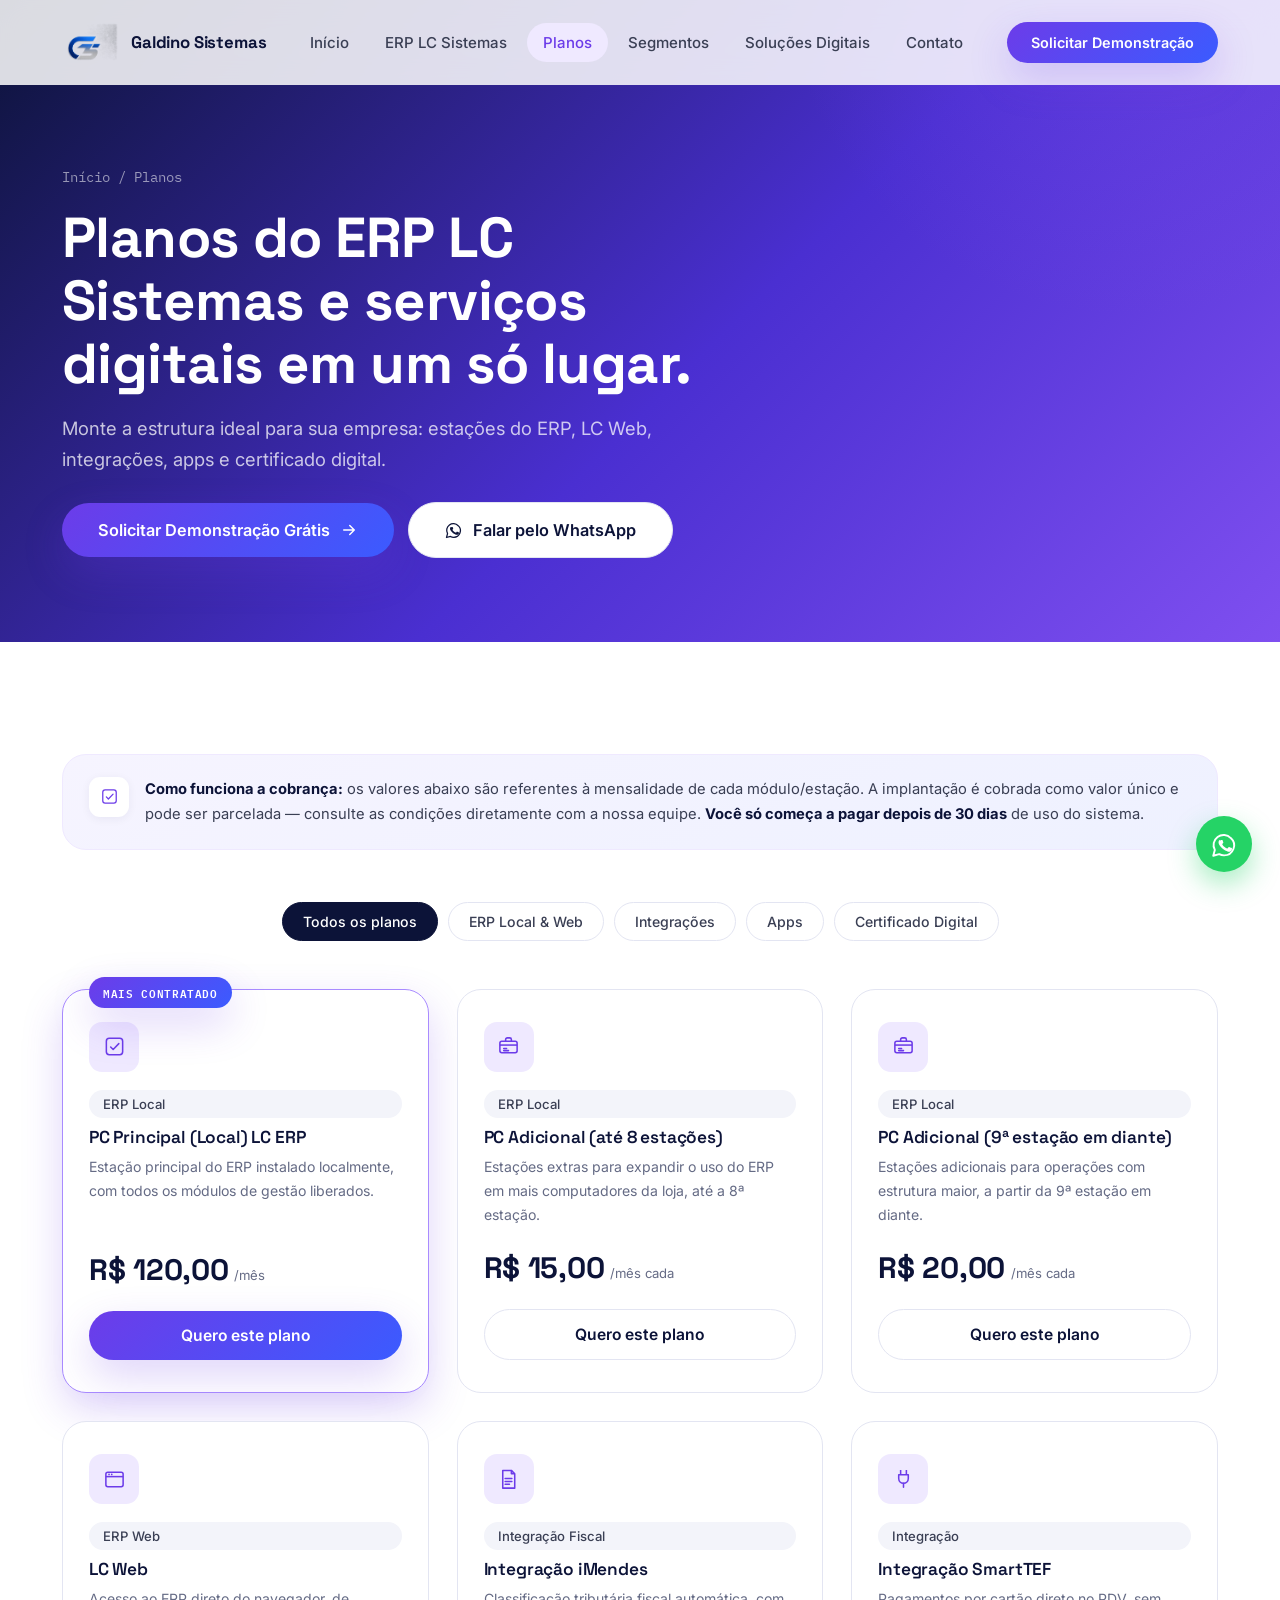
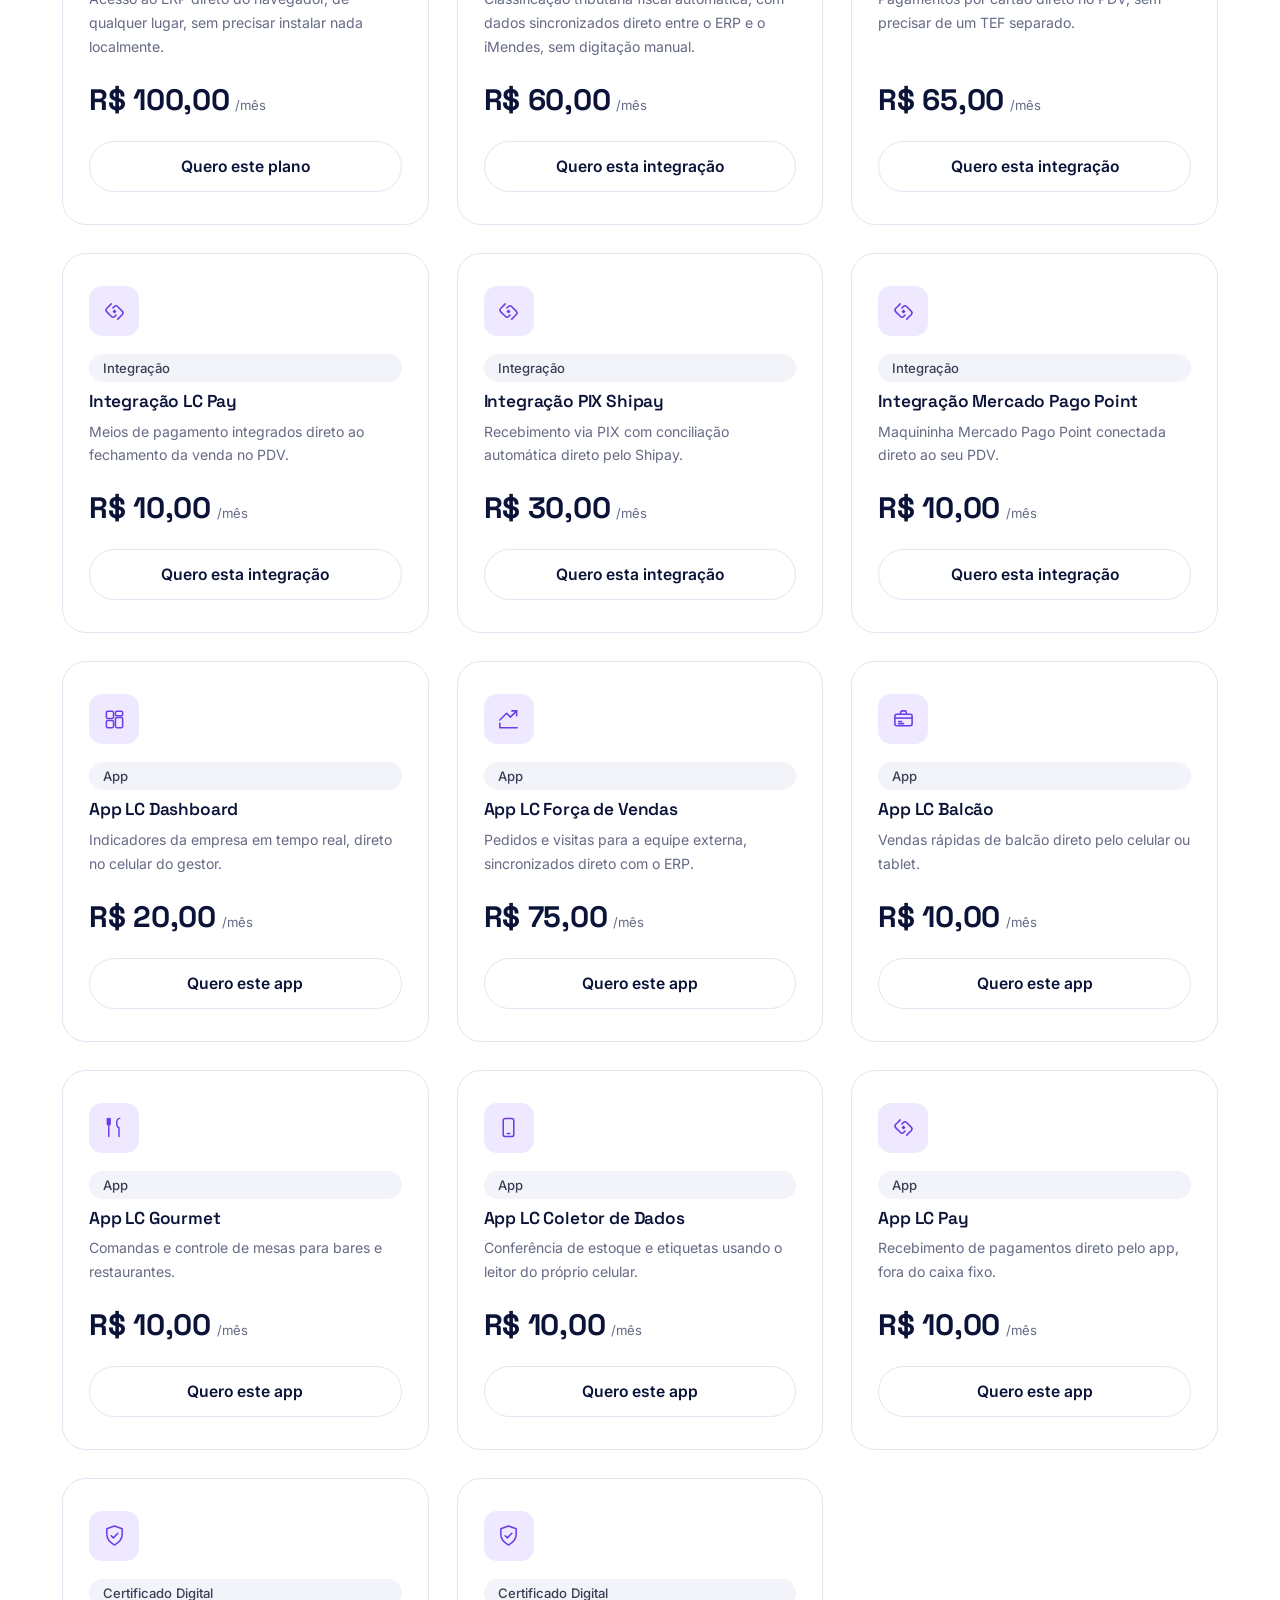
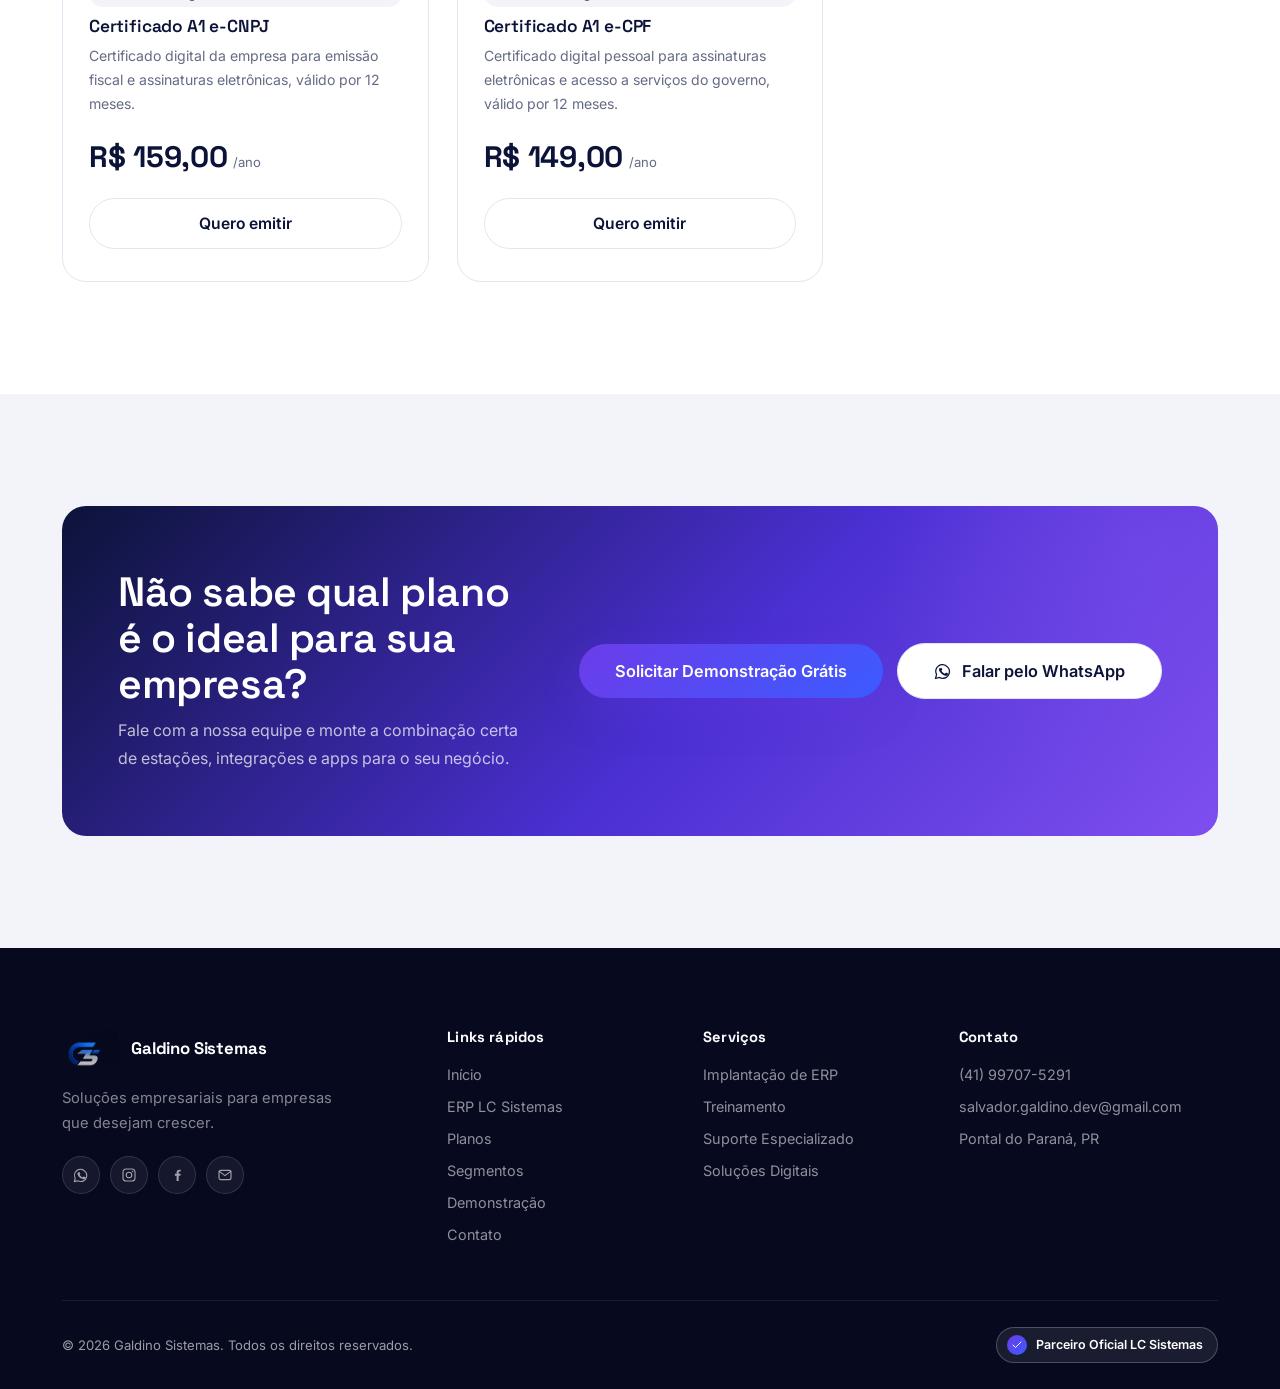
<file: planos.html>
<!DOCTYPE html>
<html lang="pt-BR">
<head>
<meta charset="UTF-8">
<meta name="viewport" content="width=device-width, initial-scale=1.0, maximum-scale=1.0, user-scalable=no">
<title>Planos e Serviços | ERP LC Sistemas e Soluções Digitais — Galdino Sistemas</title>
<meta name="description" content="Conheça os planos do ERP LC Sistemas: PC principal, estações adicionais, LC Web, integrações, apps e certificado digital. Veja também os serviços de sites e soluções digitais da Onda Tech.">
<meta name="keywords" content="planos ERP, preço ERP, LC Sistemas planos, PC Principal LC ERP, LC Web, integração SmartTEF, PIX Shipay, certificado digital e-CNPJ, e-CPF, Onda Tech, site institucional, ERP Paraná">
<meta name="robots" content="index, follow">
<link rel="canonical" href="https://www.galdinosistemas.com.br/planos.html">
<meta property="og:type" content="website">
<meta property="og:title" content="Planos e Serviços | Galdino Sistemas">
<meta property="og:description" content="Planos do ERP LC Sistemas e serviços digitais Onda Tech em um só lugar.">
<meta property="og:locale" content="pt_BR">
<link rel="icon" href="assets/favicon-32x32.png" sizes="32x32">
<link rel="icon" href="assets/favicon-16x16.png" sizes="16x16">
<link rel="apple-touch-icon" href="assets/apple-touch-icon.png">
<link rel="preconnect" href="https://fonts.googleapis.com">
<link rel="preconnect" href="https://fonts.gstatic.com" crossorigin>
<link href="https://fonts.googleapis.com/css2?family=Space+Grotesk:wght@500;600;700&family=Inter:wght@400;500;600;700&family=IBM+Plex+Mono:wght@500;600&display=swap" rel="stylesheet">
<link rel="stylesheet" href="css/style.css">
<link rel="stylesheet" href="css/responsive.css">
</head>
<body>
<svg xmlns="http://www.w3.org/2000/svg" style="display:none" aria-hidden="true" focusable="false">
<defs>

  <!-- ===== UI / UTILITY ===== -->
  <symbol id="icon-check" viewBox="0 0 24 24"><path d="M20 6L9 17l-5-5" fill="none" stroke="currentColor" stroke-width="2" stroke-linecap="round" stroke-linejoin="round"/></symbol>
  <symbol id="icon-arrow-right" viewBox="0 0 24 24"><path d="M5 12h14M13 6l6 6-6 6" fill="none" stroke="currentColor" stroke-width="2" stroke-linecap="round" stroke-linejoin="round"/></symbol>
  <symbol id="icon-menu" viewBox="0 0 24 24"><path d="M3 6h18M3 12h18M3 18h18" fill="none" stroke="currentColor" stroke-width="2" stroke-linecap="round"/></symbol>
  <symbol id="icon-close" viewBox="0 0 24 24"><path d="M18 6L6 18M6 6l12 12" fill="none" stroke="currentColor" stroke-width="2" stroke-linecap="round"/></symbol>
  <symbol id="icon-whatsapp" viewBox="0 0 24 24"><path d="M17.6 6.3A8.9 8.9 0 0 0 3.4 16.8L2 22l5.3-1.4a8.9 8.9 0 0 0 4.3 1.1h0a8.9 8.9 0 0 0 6-15.5Z" fill="none" stroke="currentColor" stroke-width="1.7" stroke-linecap="round" stroke-linejoin="round"/><path d="M8.7 8.4c.2-.5.4-.5.6-.5h.5c.2 0 .4 0 .5.4.2.5.6 1.6.6 1.7.1.1.1.3 0 .4-.1.2-.1.3-.3.4-.1.2-.3.3-.4.5-.1.1-.3.3-.1.6.2.3.8 1.3 1.7 2.1 1.2 1 2.1 1.4 2.4 1.5.3.1.5.1.6-.1.2-.2.7-.8.9-1.1.2-.2.4-.2.6-.1.2.1 1.5.7 1.8.8.3.1.5.2.5.4.1.2.1.9-.2 1.6-.3.7-1.5 1.4-2.1 1.4-.6.1-1.1.2-3.6-1-2.9-1.3-4.7-4.2-4.9-4.4-.1-.2-1.1-1.5-1.1-2.8 0-1.3.7-2 1-2.2Z" fill="currentColor" stroke="none"/></symbol>
  <symbol id="icon-instagram" viewBox="0 0 24 24"><rect x="3" y="3" width="18" height="18" rx="5" fill="none" stroke="currentColor" stroke-width="1.7"/><circle cx="12" cy="12" r="4.2" fill="none" stroke="currentColor" stroke-width="1.7"/><circle cx="17.4" cy="6.6" r="1.1" fill="currentColor" stroke="none"/></symbol>
  <symbol id="icon-facebook" viewBox="0 0 24 24"><path d="M14.5 21v-7.7h2.6l.4-3h-3v-1.9c0-.9.2-1.5 1.5-1.5h1.6V4.2c-.3 0-1.2-.1-2.3-.1-2.3 0-3.9 1.4-3.9 4v2.2H8.8v3h2.6V21Z" fill="currentColor" stroke="none"/></symbol>
  <symbol id="icon-mail" viewBox="0 0 24 24"><rect x="3" y="5" width="18" height="14" rx="2.5" fill="none" stroke="currentColor" stroke-width="1.7"/><path d="M4 7l8 6 8-6" fill="none" stroke="currentColor" stroke-width="1.7" stroke-linecap="round" stroke-linejoin="round"/></symbol>
  <symbol id="icon-pin" viewBox="0 0 24 24"><path d="M12 22s7-6.4 7-12a7 7 0 0 0-14 0c0 5.6 7 12 7 12Z" fill="none" stroke="currentColor" stroke-width="1.7" stroke-linejoin="round"/><circle cx="12" cy="10" r="2.4" fill="none" stroke="currentColor" stroke-width="1.7"/></symbol>
  <symbol id="icon-clock" viewBox="0 0 24 24"><circle cx="12" cy="12" r="8.5" fill="none" stroke="currentColor" stroke-width="1.7"/><path d="M12 7.5V12l3 2" fill="none" stroke="currentColor" stroke-width="1.7" stroke-linecap="round" stroke-linejoin="round"/></symbol>
  <symbol id="icon-phone" viewBox="0 0 24 24"><path d="M6.6 3.8 9 4.2c.5.1.8.5.9 1l.7 3a1 1 0 0 1-.3 1L8.9 10.6a13.6 13.6 0 0 0 4.5 4.5l1.4-1.4a1 1 0 0 1 1-.3l3 .7c.5.1.9.4 1 .9l.4 2.4c.1.7-.4 1.3-1.1 1.4-9 1-15.6-5.6-14.6-14.6.1-.7.7-1.2 1.4-1.1Z" fill="none" stroke="currentColor" stroke-width="1.6" stroke-linejoin="round"/></symbol>
  <symbol id="icon-badge" viewBox="0 0 24 24"><path d="M12 2 4 5v6c0 5 3.4 8.3 8 11 4.6-2.7 8-6 8-11V5l-8-3Z" fill="none" stroke="currentColor" stroke-width="1.6" stroke-linejoin="round"/><path d="M8.5 12.2l2.3 2.3 4.7-4.9" fill="none" stroke="currentColor" stroke-width="1.6" stroke-linecap="round" stroke-linejoin="round"/></symbol>

  <!-- ===== DIFERENCIAIS / WHY-CHOOSE ===== -->
  <symbol id="icon-implantacao" viewBox="0 0 24 24"><rect x="3.5" y="3.5" width="17" height="17" rx="3" fill="none" stroke="currentColor" stroke-width="1.6"/><path d="M8 12.5l2.6 2.6L16.5 9" fill="none" stroke="currentColor" stroke-width="1.6" stroke-linecap="round" stroke-linejoin="round"/></symbol>
  <symbol id="icon-treinamento" viewBox="0 0 24 24"><path d="M12 4 2 8l10 4 10-4-10-4Z" fill="none" stroke="currentColor" stroke-width="1.6" stroke-linejoin="round"/><path d="M6 10.5V16c0 1.4 2.7 2.5 6 2.5s6-1.1 6-2.5v-5.5" fill="none" stroke="currentColor" stroke-width="1.6" stroke-linejoin="round"/><path d="M20 9v6" fill="none" stroke="currentColor" stroke-width="1.6" stroke-linecap="round"/></symbol>
  <symbol id="icon-suporte" viewBox="0 0 24 24"><circle cx="12" cy="12" r="8.5" fill="none" stroke="currentColor" stroke-width="1.6"/><circle cx="12" cy="12" r="3.4" fill="none" stroke="currentColor" stroke-width="1.6"/><path d="M6.1 6.1l3.4 3.4M17.9 6.1l-3.4 3.4M6.1 17.9l3.4-3.4M17.9 17.9l-3.4-3.4" stroke="currentColor" stroke-width="1.6" stroke-linecap="round"/></symbol>
  <symbol id="icon-consultoria" viewBox="0 0 24 24"><path d="M4 19V9.5L12 4l8 5.5V19" fill="none" stroke="currentColor" stroke-width="1.6" stroke-linejoin="round"/><path d="M9 19v-5h6v5" fill="none" stroke="currentColor" stroke-width="1.6" stroke-linejoin="round"/><path d="M9.5 11h5" stroke="currentColor" stroke-width="1.6" stroke-linecap="round"/></symbol>
  <symbol id="icon-automacao" viewBox="0 0 24 24"><circle cx="12" cy="12" r="3" fill="none" stroke="currentColor" stroke-width="1.6"/><path d="M12 3v2.4M12 18.6V21M21 12h-2.4M5.4 12H3M18.4 5.6l-1.7 1.7M7.3 16.7l-1.7 1.7M18.4 18.4l-1.7-1.7M7.3 7.3 5.6 5.6" stroke="currentColor" stroke-width="1.6" stroke-linecap="round"/></symbol>
  <symbol id="icon-atendimento" viewBox="0 0 24 24"><path d="M4 12a8 8 0 0 1 16 0v4.5a2 2 0 0 1-2 2H16" fill="none" stroke="currentColor" stroke-width="1.6" stroke-linejoin="round"/><rect x="3.2" y="11" width="3.6" height="5.4" rx="1.2" fill="none" stroke="currentColor" stroke-width="1.6"/><rect x="17.2" y="11" width="3.6" height="5.4" rx="1.2" fill="none" stroke="currentColor" stroke-width="1.6"/><path d="M13.6 18.5a1.8 1.8 0 0 1-1.8 1.6H11" fill="none" stroke="currentColor" stroke-width="1.6" stroke-linecap="round"/></symbol>

  <!-- ===== MODULOS ERP ===== -->
  <symbol id="icon-financeiro" viewBox="0 0 24 24"><circle cx="12" cy="12" r="8.5" fill="none" stroke="currentColor" stroke-width="1.6"/><path d="M12 7v10M14.8 9.3c0-1-1-1.8-2.8-1.8-1.7 0-2.8.8-2.8 1.9 0 2.7 5.6 1.3 5.6 4 0 1.2-1.1 2-2.8 2-1.8 0-2.8-.8-2.8-1.8" fill="none" stroke="currentColor" stroke-width="1.6" stroke-linecap="round"/></symbol>
  <symbol id="icon-pdv" viewBox="0 0 24 24"><rect x="3" y="6.5" width="18" height="12" rx="2" fill="none" stroke="currentColor" stroke-width="1.6"/><path d="M3 10.5h18" stroke="currentColor" stroke-width="1.6"/><path d="M7 14h3M7 16.3h5" stroke="currentColor" stroke-width="1.6" stroke-linecap="round"/><path d="M9 6.5V4.8A1.8 1.8 0 0 1 10.8 3h2.4a1.8 1.8 0 0 1 1.8 1.8v1.7" fill="none" stroke="currentColor" stroke-width="1.6"/></symbol>
  <symbol id="icon-estoque" viewBox="0 0 24 24"><path d="M3.5 7.5 12 3l8.5 4.5L12 12 3.5 7.5Z" fill="none" stroke="currentColor" stroke-width="1.6" stroke-linejoin="round"/><path d="M3.5 7.5V16l8.5 4.5V12M20.5 7.5V16L12 20.5" fill="none" stroke="currentColor" stroke-width="1.6" stroke-linejoin="round"/></symbol>
  <symbol id="icon-compras" viewBox="0 0 24 24"><path d="M6 8h13.2l-1.4 8.2a2 2 0 0 1-2 1.6H8.6a2 2 0 0 1-2-1.7L5.1 4.7A1 1 0 0 0 4.1 4H2.5" fill="none" stroke="currentColor" stroke-width="1.6" stroke-linejoin="round" stroke-linecap="round"/><circle cx="9.5" cy="21" r="1.1" fill="currentColor" stroke="none"/><circle cx="17" cy="21" r="1.1" fill="currentColor" stroke="none"/><path d="M9 8V6a3 3 0 0 1 6 0v2" fill="none" stroke="currentColor" stroke-width="1.6"/></symbol>
  <symbol id="icon-vendas" viewBox="0 0 24 24"><path d="M3 12.5 10 5.5l4 4 6.5-6.5" fill="none" stroke="currentColor" stroke-width="1.6" stroke-linecap="round" stroke-linejoin="round"/><path d="M15.5 3h5v5" fill="none" stroke="currentColor" stroke-width="1.6" stroke-linecap="round" stroke-linejoin="round"/><path d="M3 16v4.5h18" fill="none" stroke="currentColor" stroke-width="1.6" stroke-linecap="round" stroke-linejoin="round"/></symbol>
  <symbol id="icon-fiscal" viewBox="0 0 24 24"><path d="M6 2.5h9l3.5 3.5V21H6z" fill="none" stroke="currentColor" stroke-width="1.6" stroke-linejoin="round"/><path d="M15 2.5V6h3.5" fill="none" stroke="currentColor" stroke-width="1.6" stroke-linejoin="round"/><path d="M8.5 11h7M8.5 14h7M8.5 17h4.5" stroke="currentColor" stroke-width="1.6" stroke-linecap="round"/></symbol>
  <symbol id="icon-nfe" viewBox="0 0 24 24"><rect x="3.5" y="4" width="13" height="16" rx="1.6" fill="none" stroke="currentColor" stroke-width="1.6"/><path d="M6.5 8h7M6.5 11h7M6.5 14h4.5" stroke="currentColor" stroke-width="1.6" stroke-linecap="round"/><circle cx="17.7" cy="16.8" r="3.3" fill="none" stroke="currentColor" stroke-width="1.6"/><path d="M16.4 16.8l1 1 1.7-1.9" fill="none" stroke="currentColor" stroke-width="1.4" stroke-linecap="round" stroke-linejoin="round"/></symbol>
  <symbol id="icon-nfce" viewBox="0 0 24 24"><path d="M5 3h14v16.5l-2.3-1.5-2.3 1.5-2.4-1.5-2.4 1.5-2.3-1.5L5 19.5Z" fill="none" stroke="currentColor" stroke-width="1.6" stroke-linejoin="round"/><path d="M8 8h8M8 11h8M8 14h5" stroke="currentColor" stroke-width="1.6" stroke-linecap="round"/></symbol>
  <symbol id="icon-pix" viewBox="0 0 24 24"><path d="M8.6 4 4 8.6a2.7 2.7 0 0 0 0 3.8L8.6 17a2.7 2.7 0 0 0 3.8 0l1.2-1.2M15.4 20l4.6-4.6a2.7 2.7 0 0 0 0-3.8L15.4 7a2.7 2.7 0 0 0-3.8 0l-1.2 1.2" fill="none" stroke="currentColor" stroke-width="1.6" stroke-linecap="round" stroke-linejoin="round"/><rect x="10.5" y="10.5" width="3" height="3" rx="0.6" transform="rotate(45 12 12)" fill="currentColor" stroke="none"/></symbol>
  <symbol id="icon-relatorios" viewBox="0 0 24 24"><rect x="3.5" y="3" width="17" height="18" rx="1.8" fill="none" stroke="currentColor" stroke-width="1.6"/><path d="M8 17V11M12 17V8M16 17v-4.5" stroke="currentColor" stroke-width="1.7" stroke-linecap="round"/></symbol>
  <symbol id="icon-dashboard" viewBox="0 0 24 24"><rect x="3.5" y="3.5" width="7.5" height="7.5" rx="1.4" fill="none" stroke="currentColor" stroke-width="1.6"/><rect x="13" y="3.5" width="7.5" height="4.6" rx="1.4" fill="none" stroke="currentColor" stroke-width="1.6"/><rect x="13" y="10" width="7.5" height="10.5" rx="1.4" fill="none" stroke="currentColor" stroke-width="1.6"/><rect x="3.5" y="13" width="7.5" height="7.5" rx="1.4" fill="none" stroke="currentColor" stroke-width="1.6"/></symbol>
  <symbol id="icon-crm" viewBox="0 0 24 24"><circle cx="9" cy="8" r="3.2" fill="none" stroke="currentColor" stroke-width="1.6"/><path d="M3.5 19c0-3 2.5-5.2 5.5-5.2s5.5 2.2 5.5 5.2" fill="none" stroke="currentColor" stroke-width="1.6" stroke-linecap="round"/><path d="M16 5.3a3.2 3.2 0 0 1 0 6.2M18.6 19c0-2.4-1.6-4.4-3.8-5" fill="none" stroke="currentColor" stroke-width="1.6" stroke-linecap="round"/></symbol>
  <symbol id="icon-mobile" viewBox="0 0 24 24"><rect x="6.5" y="2.5" width="11" height="19" rx="2.2" fill="none" stroke="currentColor" stroke-width="1.6"/><path d="M10.7 18.3h2.6" stroke="currentColor" stroke-width="1.7" stroke-linecap="round"/></symbol>

  <!-- ===== SEGMENTOS ===== -->
  <symbol id="icon-restaurante" viewBox="0 0 24 24"><path d="M6 2.5v8.5M4.5 2.5v5.6a1.5 1.5 0 0 0 3 0V2.5M6 11v10.5" fill="none" stroke="currentColor" stroke-width="1.5" stroke-linecap="round" stroke-linejoin="round"/><path d="M17.5 2.5c-2 0-3.2 2-3.2 5s1.2 4.3 2.4 4.7v9.3" fill="none" stroke="currentColor" stroke-width="1.5" stroke-linecap="round" stroke-linejoin="round"/></symbol>

  <!-- ===== TIMELINE ===== -->
  <symbol id="icon-solicitacao" viewBox="0 0 24 24"><path d="M5 4h14v13.5H9L5 21Z" fill="none" stroke="currentColor" stroke-width="1.6" stroke-linejoin="round"/><path d="M8 8.5h8M8 12h5" stroke="currentColor" stroke-width="1.6" stroke-linecap="round"/></symbol>
  <symbol id="icon-demonstracao" viewBox="0 0 24 24"><rect x="3" y="4.5" width="18" height="12" rx="1.8" fill="none" stroke="currentColor" stroke-width="1.6"/><path d="M9 20h6M12 16.5V20" stroke="currentColor" stroke-width="1.6" stroke-linecap="round"/><path d="M10.5 8.3v4.3l3.8-2.1Z" fill="currentColor" stroke="none"/></symbol>

  <!-- ===== PLANOS (novos ícones) ===== -->
  <symbol id="icon-plug" viewBox="0 0 24 24"><path d="M9 2v5M15 2v5M7 7h10v4a5 5 0 0 1-5 5 5 5 0 0 1-5-5V7Z" fill="none" stroke="currentColor" stroke-width="1.6" stroke-linejoin="round"/><path d="M12 16v4" stroke="currentColor" stroke-width="1.6" stroke-linecap="round"/></symbol>
  <symbol id="icon-browser" viewBox="0 0 24 24"><rect x="3" y="4.5" width="18" height="15" rx="2" fill="none" stroke="currentColor" stroke-width="1.6"/><path d="M3 9h18" stroke="currentColor" stroke-width="1.6"/><circle cx="6.3" cy="6.7" r="0.9" fill="currentColor" stroke="none"/><circle cx="9.1" cy="6.7" r="0.9" fill="currentColor" stroke="none"/></symbol>
  <symbol id="icon-wrench" viewBox="0 0 24 24"><path d="M14.5 6.2a3.8 3.8 0 0 0-5 5L4 16.7 7.3 20l5.5-5.5a3.8 3.8 0 0 0 5-5l-2.4 2.4-2.3-2.3Z" fill="none" stroke="currentColor" stroke-width="1.55" stroke-linejoin="round" stroke-linecap="round"/></symbol>

</defs>
</svg>


<!-- ============ HEADER ============ -->
<header class="site-header">
  <div class="container">
    <a href="index.html" class="brand">
      <img src="img/galdino-logo.png" alt="Galdino Sistemas">
      <span class="brand-text"><strong>Galdino Sistemas</strong></span>
    </a>

    <nav class="main-nav" id="main-nav">
      <a href="index.html">Início</a>
      <a href="erp.html">ERP LC Sistemas</a>
      <a href="planos.html">Planos</a>
      <a href="segmentos.html">Segmentos</a>
      <a href="index.html#solucoes-digitais">Soluções Digitais</a>
      <a href="contato.html">Contato</a>
      <a href="demonstracao.html" class="btn btn-primary mobile-nav-cta">Solicitar Demonstração</a>
    </nav>

    <div class="header-actions">
      <a href="demonstracao.html" class="btn btn-primary">
        Solicitar Demonstração
      </a>
      <button class="nav-toggle" aria-label="Abrir menu" aria-expanded="false">
        <svg class="icon"><use href="#icon-menu"></use></svg>
      </button>
    </div>
  </div>
</header>
<div class="nav-backdrop" id="nav-backdrop"></div>

<main>

  <!-- ============ HERO ============ -->
  <section class="page-hero">
    <div class="container">
      <div class="breadcrumb"><a href="index.html">Início</a> / Planos</div>
      <h1 style="max-width:680px">Planos do ERP LC Sistemas e serviços digitais em um só lugar.</h1>
      <p class="lead">Monte a estrutura ideal para sua empresa: estações do ERP, LC Web, integrações, apps e certificado digital.</p>
      <div class="btn-row" style="margin-top:28px">
        <a href="demonstracao.html" class="btn btn-primary btn-lg">
          Solicitar Demonstração Grátis
          <svg class="icon"><use href="#icon-arrow-right"></use></svg>
        </a>
        <a href="https://wa.me/5541997075291?text=Ol%C3%A1!%20Quero%20entender%20melhor%20os%20planos%20e%20valores." target="_blank" rel="noopener" class="btn btn-whatsapp btn-lg">
          <svg class="icon"><use href="#icon-whatsapp"></use></svg>
          Falar pelo WhatsApp
        </a>
      </div>
    </div>
  </section>

  <!-- ============ PLANOS ============ -->
  <section id="lista-planos">
    <div class="container">

      <div class="plans-note reveal">
        <span class="note-icon"><svg class="icon"><use href="#icon-implantacao"></use></svg></span>
        <p><strong>Como funciona a cobrança:</strong> os valores abaixo são referentes à mensalidade de cada módulo/estação. A implantação é cobrada como valor único e pode ser parcelada — consulte as condições diretamente com a nossa equipe. <strong>Você só começa a pagar depois de 30 dias</strong> de uso do sistema.</p>
      </div>

      <div class="filter-row plan-filter-row reveal">
        <button class="filter-btn is-active" data-filter="todos">Todos os planos</button>
        <button class="filter-btn" data-filter="erp">ERP Local &amp; Web</button>
        <button class="filter-btn" data-filter="integracoes">Integrações</button>
        <button class="filter-btn" data-filter="apps">Apps</button>
        <button class="filter-btn" data-filter="certificado">Certificado Digital</button>
      </div>

      <div class="grid plans-grid">

        <!-- ===== ERP LOCAL & WEB ===== -->
        <div class="plan-card featured reveal" data-plan-category="erp">
          <span class="plan-tag">Mais contratado</span>
          <div class="plan-icon"><svg class="icon"><use href="#icon-implantacao"></use></svg></div>
          <span class="tag-pill plan-cat">ERP Local</span>
          <h4>PC Principal (Local) LC ERP</h4>
          <p class="plan-desc">Estação principal do ERP instalado localmente, com todos os módulos de gestão liberados.</p>
          <div class="plan-price"><span class="price-value">R$ 120,00</span><span class="price-period">/mês</span></div>
          <a href="https://wa.me/5541997075291?text=Ol%C3%A1!%20Quero%20saber%20mais%20sobre%20o%20plano%20PC%20Principal%20(Local)%20LC%20ERP." target="_blank" rel="noopener" class="btn btn-primary">Quero este plano</a>
        </div>

        <div class="plan-card reveal" data-plan-category="erp">
          <div class="plan-icon"><svg class="icon"><use href="#icon-pdv"></use></svg></div>
          <span class="tag-pill plan-cat">ERP Local</span>
          <h4>PC Adicional (até 8 estações)</h4>
          <p class="plan-desc">Estações extras para expandir o uso do ERP em mais computadores da loja, até a 8ª estação.</p>
          <div class="plan-price"><span class="price-value">R$ 15,00</span><span class="price-period">/mês cada</span></div>
          <a href="https://wa.me/5541997075291?text=Ol%C3%A1!%20Quero%20saber%20mais%20sobre%20o%20PC%20Adicional%20(at%C3%A9%208%20esta%C3%A7%C3%B5es)." target="_blank" rel="noopener" class="btn btn-outline">Quero este plano</a>
        </div>

        <div class="plan-card reveal" data-plan-category="erp">
          <div class="plan-icon"><svg class="icon"><use href="#icon-pdv"></use></svg></div>
          <span class="tag-pill plan-cat">ERP Local</span>
          <h4>PC Adicional (9ª estação em diante)</h4>
          <p class="plan-desc">Estações adicionais para operações com estrutura maior, a partir da 9ª estação em diante.</p>
          <div class="plan-price"><span class="price-value">R$ 20,00</span><span class="price-period">/mês cada</span></div>
          <a href="https://wa.me/5541997075291?text=Ol%C3%A1!%20Quero%20saber%20mais%20sobre%20o%20PC%20Adicional%20(9%C2%AA%20esta%C3%A7%C3%A3o%20em%20diante)." target="_blank" rel="noopener" class="btn btn-outline">Quero este plano</a>
        </div>

        <div class="plan-card reveal" data-plan-category="erp">
          <div class="plan-icon"><svg class="icon"><use href="#icon-browser"></use></svg></div>
          <span class="tag-pill plan-cat">ERP Web</span>
          <h4>LC Web</h4>
          <p class="plan-desc">Acesso ao ERP direto do navegador, de qualquer lugar, sem precisar instalar nada localmente.</p>
          <div class="plan-price"><span class="price-value">R$ 100,00</span><span class="price-period">/mês</span></div>
          <a href="https://wa.me/5541997075291?text=Ol%C3%A1!%20Quero%20saber%20mais%20sobre%20o%20LC%20Web." target="_blank" rel="noopener" class="btn btn-outline">Quero este plano</a>
        </div>

        <!-- ===== INTEGRAÇÕES ===== -->
        <div class="plan-card reveal" data-plan-category="integracoes">
          <div class="plan-icon"><svg class="icon"><use href="#icon-fiscal"></use></svg></div>
          <span class="tag-pill plan-cat">Integração Fiscal</span>
          <h4>Integração iMendes</h4>
          <p class="plan-desc">Classificação tributária fiscal automática, com dados sincronizados direto entre o ERP e o iMendes, sem digitação manual.</p>
          <div class="plan-price"><span class="price-value">R$ 60,00</span><span class="price-period">/mês</span></div>
          <a href="https://wa.me/5541997075291?text=Ol%C3%A1!%20Quero%20saber%20mais%20sobre%20a%20Integra%C3%A7%C3%A3o%20iMendes." target="_blank" rel="noopener" class="btn btn-outline">Quero esta integração</a>
        </div>

        <div class="plan-card reveal" data-plan-category="integracoes">
          <div class="plan-icon"><svg class="icon"><use href="#icon-plug"></use></svg></div>
          <span class="tag-pill plan-cat">Integração</span>
          <h4>Integração SmartTEF</h4>
          <p class="plan-desc">Pagamentos por cartão direto no PDV, sem precisar de um TEF separado.</p>
          <div class="plan-price"><span class="price-value">R$ 65,00</span><span class="price-period">/mês</span></div>
          <a href="https://wa.me/5541997075291?text=Ol%C3%A1!%20Quero%20saber%20mais%20sobre%20a%20Integra%C3%A7%C3%A3o%20SmartTEF." target="_blank" rel="noopener" class="btn btn-outline">Quero esta integração</a>
        </div>

        <div class="plan-card reveal" data-plan-category="integracoes">
          <div class="plan-icon"><svg class="icon"><use href="#icon-pix"></use></svg></div>
          <span class="tag-pill plan-cat">Integração</span>
          <h4>Integração LC Pay</h4>
          <p class="plan-desc">Meios de pagamento integrados direto ao fechamento da venda no PDV.</p>
          <div class="plan-price"><span class="price-value">R$ 10,00</span><span class="price-period">/mês</span></div>
          <a href="https://wa.me/5541997075291?text=Ol%C3%A1!%20Quero%20saber%20mais%20sobre%20a%20Integra%C3%A7%C3%A3o%20LC%20Pay." target="_blank" rel="noopener" class="btn btn-outline">Quero esta integração</a>
        </div>

        <div class="plan-card reveal" data-plan-category="integracoes">
          <div class="plan-icon"><svg class="icon"><use href="#icon-pix"></use></svg></div>
          <span class="tag-pill plan-cat">Integração</span>
          <h4>Integração PIX Shipay</h4>
          <p class="plan-desc">Recebimento via PIX com conciliação automática direto pelo Shipay.</p>
          <div class="plan-price"><span class="price-value">R$ 30,00</span><span class="price-period">/mês</span></div>
          <a href="https://wa.me/5541997075291?text=Ol%C3%A1!%20Quero%20saber%20mais%20sobre%20a%20Integra%C3%A7%C3%A3o%20PIX%20Shipay." target="_blank" rel="noopener" class="btn btn-outline">Quero esta integração</a>
        </div>

        <div class="plan-card reveal" data-plan-category="integracoes">
          <div class="plan-icon"><svg class="icon"><use href="#icon-pix"></use></svg></div>
          <span class="tag-pill plan-cat">Integração</span>
          <h4>Integração Mercado Pago Point</h4>
          <p class="plan-desc">Maquininha Mercado Pago Point conectada direto ao seu PDV.</p>
          <div class="plan-price"><span class="price-value">R$ 10,00</span><span class="price-period">/mês</span></div>
          <a href="https://wa.me/5541997075291?text=Ol%C3%A1!%20Quero%20saber%20mais%20sobre%20a%20Integra%C3%A7%C3%A3o%20Mercado%20Pago%20Point." target="_blank" rel="noopener" class="btn btn-outline">Quero esta integração</a>
        </div>

        <!-- ===== APPS ===== -->
        <div class="plan-card reveal" data-plan-category="apps">
          <div class="plan-icon"><svg class="icon"><use href="#icon-dashboard"></use></svg></div>
          <span class="tag-pill plan-cat">App</span>
          <h4>App LC Dashboard</h4>
          <p class="plan-desc">Indicadores da empresa em tempo real, direto no celular do gestor.</p>
          <div class="plan-price"><span class="price-value">R$ 20,00</span><span class="price-period">/mês</span></div>
          <a href="https://wa.me/5541997075291?text=Ol%C3%A1!%20Quero%20saber%20mais%20sobre%20o%20App%20LC%20Dashboard." target="_blank" rel="noopener" class="btn btn-outline">Quero este app</a>
        </div>

        <div class="plan-card reveal" data-plan-category="apps">
          <div class="plan-icon"><svg class="icon"><use href="#icon-vendas"></use></svg></div>
          <span class="tag-pill plan-cat">App</span>
          <h4>App LC Força de Vendas</h4>
          <p class="plan-desc">Pedidos e visitas para a equipe externa, sincronizados direto com o ERP.</p>
          <div class="plan-price"><span class="price-value">R$ 75,00</span><span class="price-period">/mês</span></div>
          <a href="https://wa.me/5541997075291?text=Ol%C3%A1!%20Quero%20saber%20mais%20sobre%20o%20App%20LC%20For%C3%A7a%20de%20Vendas." target="_blank" rel="noopener" class="btn btn-outline">Quero este app</a>
        </div>

        <div class="plan-card reveal" data-plan-category="apps">
          <div class="plan-icon"><svg class="icon"><use href="#icon-pdv"></use></svg></div>
          <span class="tag-pill plan-cat">App</span>
          <h4>App LC Balcão</h4>
          <p class="plan-desc">Vendas rápidas de balcão direto pelo celular ou tablet.</p>
          <div class="plan-price"><span class="price-value">R$ 10,00</span><span class="price-period">/mês</span></div>
          <a href="https://wa.me/5541997075291?text=Ol%C3%A1!%20Quero%20saber%20mais%20sobre%20o%20App%20LC%20Balc%C3%A3o." target="_blank" rel="noopener" class="btn btn-outline">Quero este app</a>
        </div>

        <div class="plan-card reveal" data-plan-category="apps">
          <div class="plan-icon"><svg class="icon"><use href="#icon-restaurante"></use></svg></div>
          <span class="tag-pill plan-cat">App</span>
          <h4>App LC Gourmet</h4>
          <p class="plan-desc">Comandas e controle de mesas para bares e restaurantes.</p>
          <div class="plan-price"><span class="price-value">R$ 10,00</span><span class="price-period">/mês</span></div>
          <a href="https://wa.me/5541997075291?text=Ol%C3%A1!%20Quero%20saber%20mais%20sobre%20o%20App%20LC%20Gourmet." target="_blank" rel="noopener" class="btn btn-outline">Quero este app</a>
        </div>

        <div class="plan-card reveal" data-plan-category="apps">
          <div class="plan-icon"><svg class="icon"><use href="#icon-mobile"></use></svg></div>
          <span class="tag-pill plan-cat">App</span>
          <h4>App LC Coletor de Dados</h4>
          <p class="plan-desc">Conferência de estoque e etiquetas usando o leitor do próprio celular.</p>
          <div class="plan-price"><span class="price-value">R$ 10,00</span><span class="price-period">/mês</span></div>
          <a href="https://wa.me/5541997075291?text=Ol%C3%A1!%20Quero%20saber%20mais%20sobre%20o%20App%20LC%20Coletor%20de%20Dados." target="_blank" rel="noopener" class="btn btn-outline">Quero este app</a>
        </div>

        <div class="plan-card reveal" data-plan-category="apps">
          <div class="plan-icon"><svg class="icon"><use href="#icon-pix"></use></svg></div>
          <span class="tag-pill plan-cat">App</span>
          <h4>App LC Pay</h4>
          <p class="plan-desc">Recebimento de pagamentos direto pelo app, fora do caixa fixo.</p>
          <div class="plan-price"><span class="price-value">R$ 10,00</span><span class="price-period">/mês</span></div>
          <a href="https://wa.me/5541997075291?text=Ol%C3%A1!%20Quero%20saber%20mais%20sobre%20o%20App%20LC%20Pay." target="_blank" rel="noopener" class="btn btn-outline">Quero este app</a>
        </div>

        <!-- ===== CERTIFICADO DIGITAL ===== -->
        <div class="plan-card reveal" data-plan-category="certificado">
          <div class="plan-icon"><svg class="icon"><use href="#icon-badge"></use></svg></div>
          <span class="tag-pill plan-cat">Certificado Digital</span>
          <h4>Certificado A1 e-CNPJ</h4>
          <p class="plan-desc">Certificado digital da empresa para emissão fiscal e assinaturas eletrônicas, válido por 12 meses.</p>
          <div class="plan-price"><span class="price-value">R$ 159,00</span><span class="price-period">/ano</span></div>
          <a href="https://wa.me/5541997075291?text=Ol%C3%A1!%20Quero%20saber%20mais%20sobre%20o%20Certificado%20A1%20e-CNPJ." target="_blank" rel="noopener" class="btn btn-outline">Quero emitir</a>
        </div>

        <div class="plan-card reveal" data-plan-category="certificado">
          <div class="plan-icon"><svg class="icon"><use href="#icon-badge"></use></svg></div>
          <span class="tag-pill plan-cat">Certificado Digital</span>
          <h4>Certificado A1 e-CPF</h4>
          <p class="plan-desc">Certificado digital pessoal para assinaturas eletrônicas e acesso a serviços do governo, válido por 12 meses.</p>
          <div class="plan-price"><span class="price-value">R$ 149,00</span><span class="price-period">/ano</span></div>
          <a href="https://wa.me/5541997075291?text=Ol%C3%A1!%20Quero%20saber%20mais%20sobre%20o%20Certificado%20A1%20e-CPF." target="_blank" rel="noopener" class="btn btn-outline">Quero emitir</a>
        </div>

      </div>
    </div>
  </section>

  <!-- ============ CTA ============ -->
  <section class="bg-light">
    <div class="container">
      <div class="cta-banner reveal">
        <div>
          <h2>Não sabe qual plano é o ideal para sua empresa?</h2>
          <p>Fale com a nossa equipe e monte a combinação certa de estações, integrações e apps para o seu negócio.</p>
        </div>
        <div class="btn-row">
          <a href="demonstracao.html" class="btn btn-primary btn-lg">Solicitar Demonstração Grátis</a>
          <a href="https://wa.me/5541997075291" target="_blank" rel="noopener" class="btn btn-whatsapp btn-lg">
            <svg class="icon"><use href="#icon-whatsapp"></use></svg>Falar pelo WhatsApp
          </a>
        </div>
      </div>
    </div>
  </section>

</main>

<!-- ============ RODAPÉ ============ -->
<footer class="site-footer">
  <div class="container">
    <div class="footer-grid">
      <div class="footer-brand">
        <a href="index.html" class="brand">
          <img src="img/galdino-logo.png" alt="Galdino Sistemas">
          <span class="brand-text"><strong>Galdino Sistemas</strong></span>
        </a>
        <p>Soluções empresariais para empresas que desejam crescer.</p>
        <div class="footer-social">
          <a href="https://wa.me/5541997075291" target="_blank" rel="noopener" aria-label="WhatsApp"><svg class="icon"><use href="#icon-whatsapp"></use></svg></a>
          <a href="https://www.instagram.com/galdinosistemas/" target="_blank" rel="noopener" aria-label="Instagram"><svg class="icon"><use href="#icon-instagram"></use></svg></a>
          <a href="https://www.facebook.com/profile.php?id=61591212642550" target="_blank" rel="noopener" aria-label="Facebook"><svg class="icon"><use href="#icon-facebook"></use></svg></a>
          <a href="mailto:salvador.galdino.dev@gmail.com" aria-label="E-mail"><svg class="icon"><use href="#icon-mail"></use></svg></a>
        </div>
      </div>
      <div class="footer-col">
        <h5>Links rápidos</h5>
        <ul>
          <li><a href="index.html">Início</a></li>
          <li><a href="erp.html">ERP LC Sistemas</a></li>
          <li><a href="planos.html">Planos</a></li>
          <li><a href="segmentos.html">Segmentos</a></li>
          <li><a href="demonstracao.html">Demonstração</a></li>
          <li><a href="contato.html">Contato</a></li>
        </ul>
      </div>
      <div class="footer-col">
        <h5>Serviços</h5>
        <ul>
          <li><a href="erp.html">Implantação de ERP</a></li>
          <li><a href="erp.html">Treinamento</a></li>
          <li><a href="erp.html">Suporte Especializado</a></li>
          <li><a href="index.html#solucoes-digitais">Soluções Digitais</a></li>
        </ul>
      </div>
      <div class="footer-col">
        <h5>Contato</h5>
        <ul>
          <li><a href="tel:+5541997075291">(41) 99707-5291</a></li>
          <li><a href="mailto:salvador.galdino.dev@gmail.com">salvador.galdino.dev@gmail.com</a></li>
          <li><a href="contato.html">Pontal do Paraná, PR</a></li>
        </ul>
      </div>
    </div>

    <div class="footer-bottom">
      <span>&copy; <span id="year"></span> Galdino Sistemas. Todos os direitos reservados.</span>
      <span class="badge-partner">
        <span class="badge-check"><svg class="icon"><use href="#icon-check"></use></svg></span>
        Parceiro Oficial LC Sistemas
      </span>
    </div>
  </div>
</footer>

<a href="https://wa.me/5541997075291" target="_blank" rel="noopener" class="whatsapp-float" aria-label="Falar pelo WhatsApp">
  <svg class="icon"><use href="#icon-whatsapp"></use></svg>
</a>


<script src="js/script.js"></script>
</body>
</html>
</file>
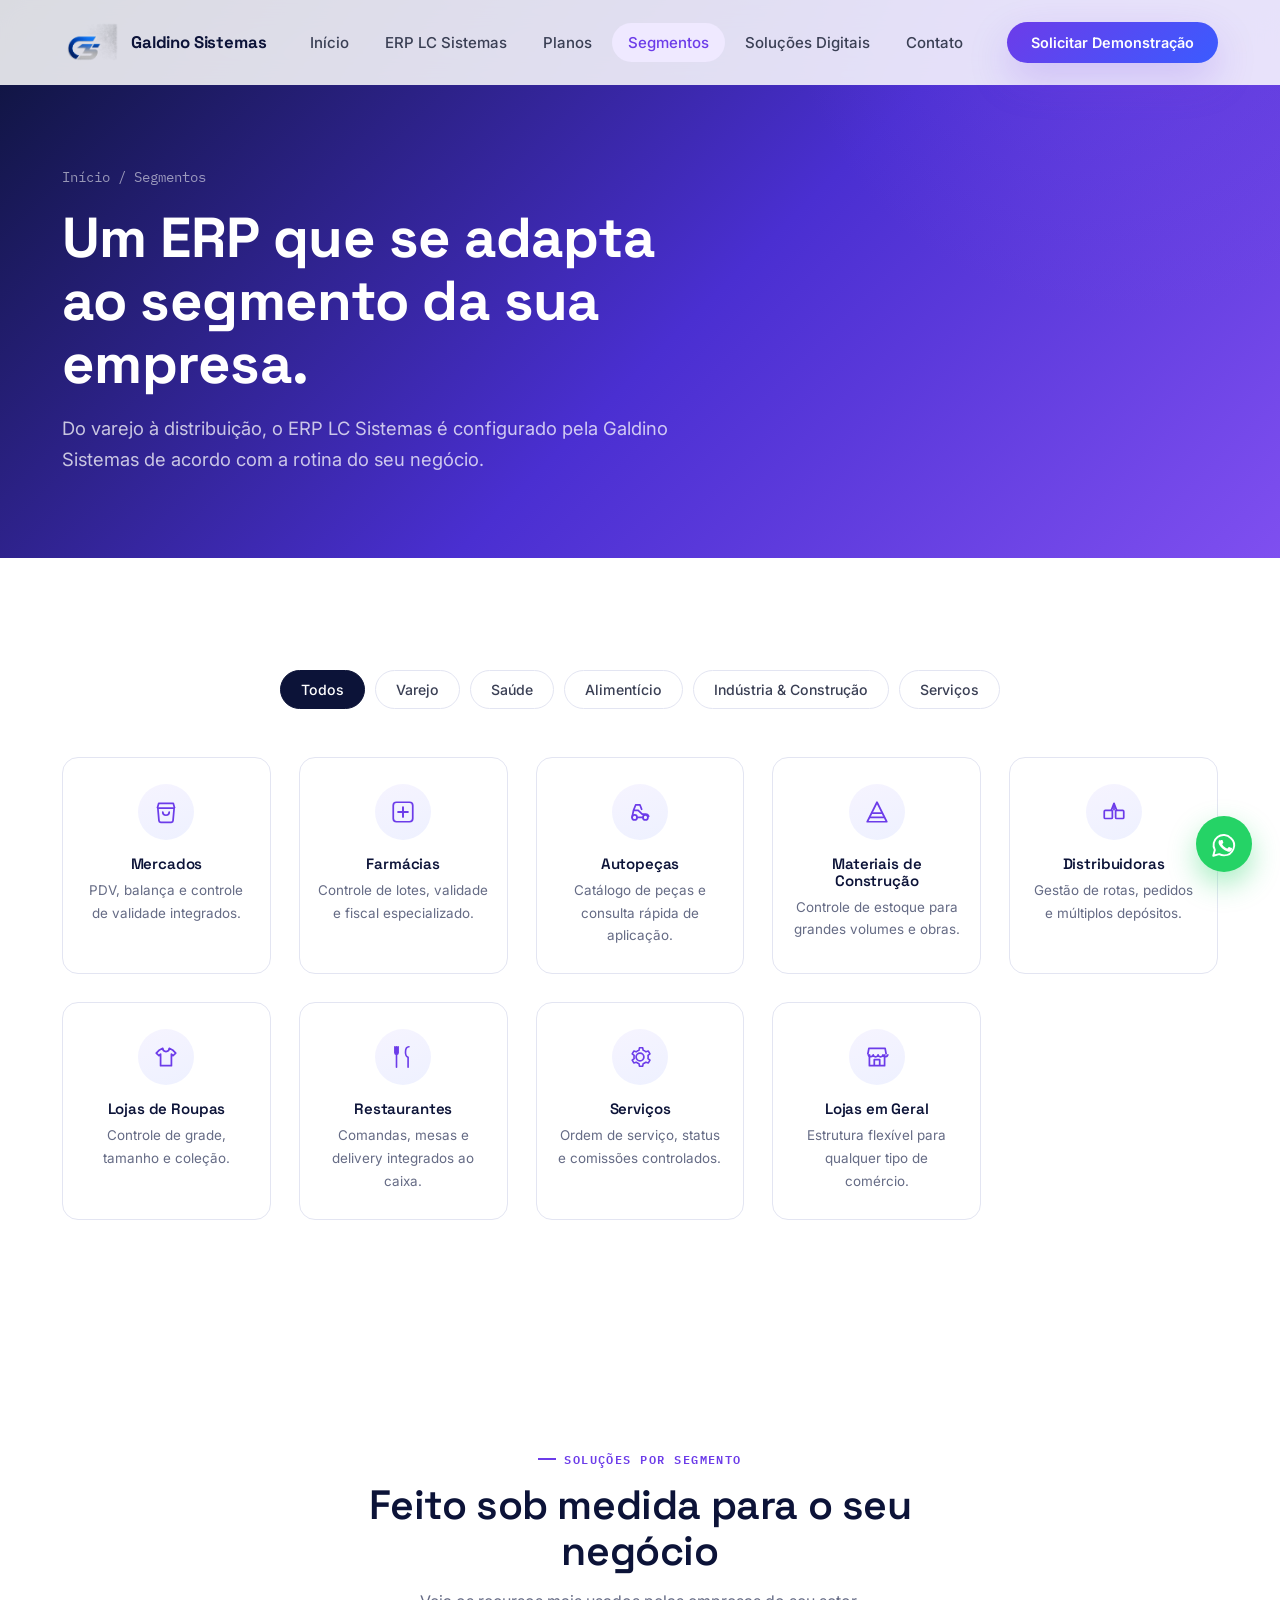
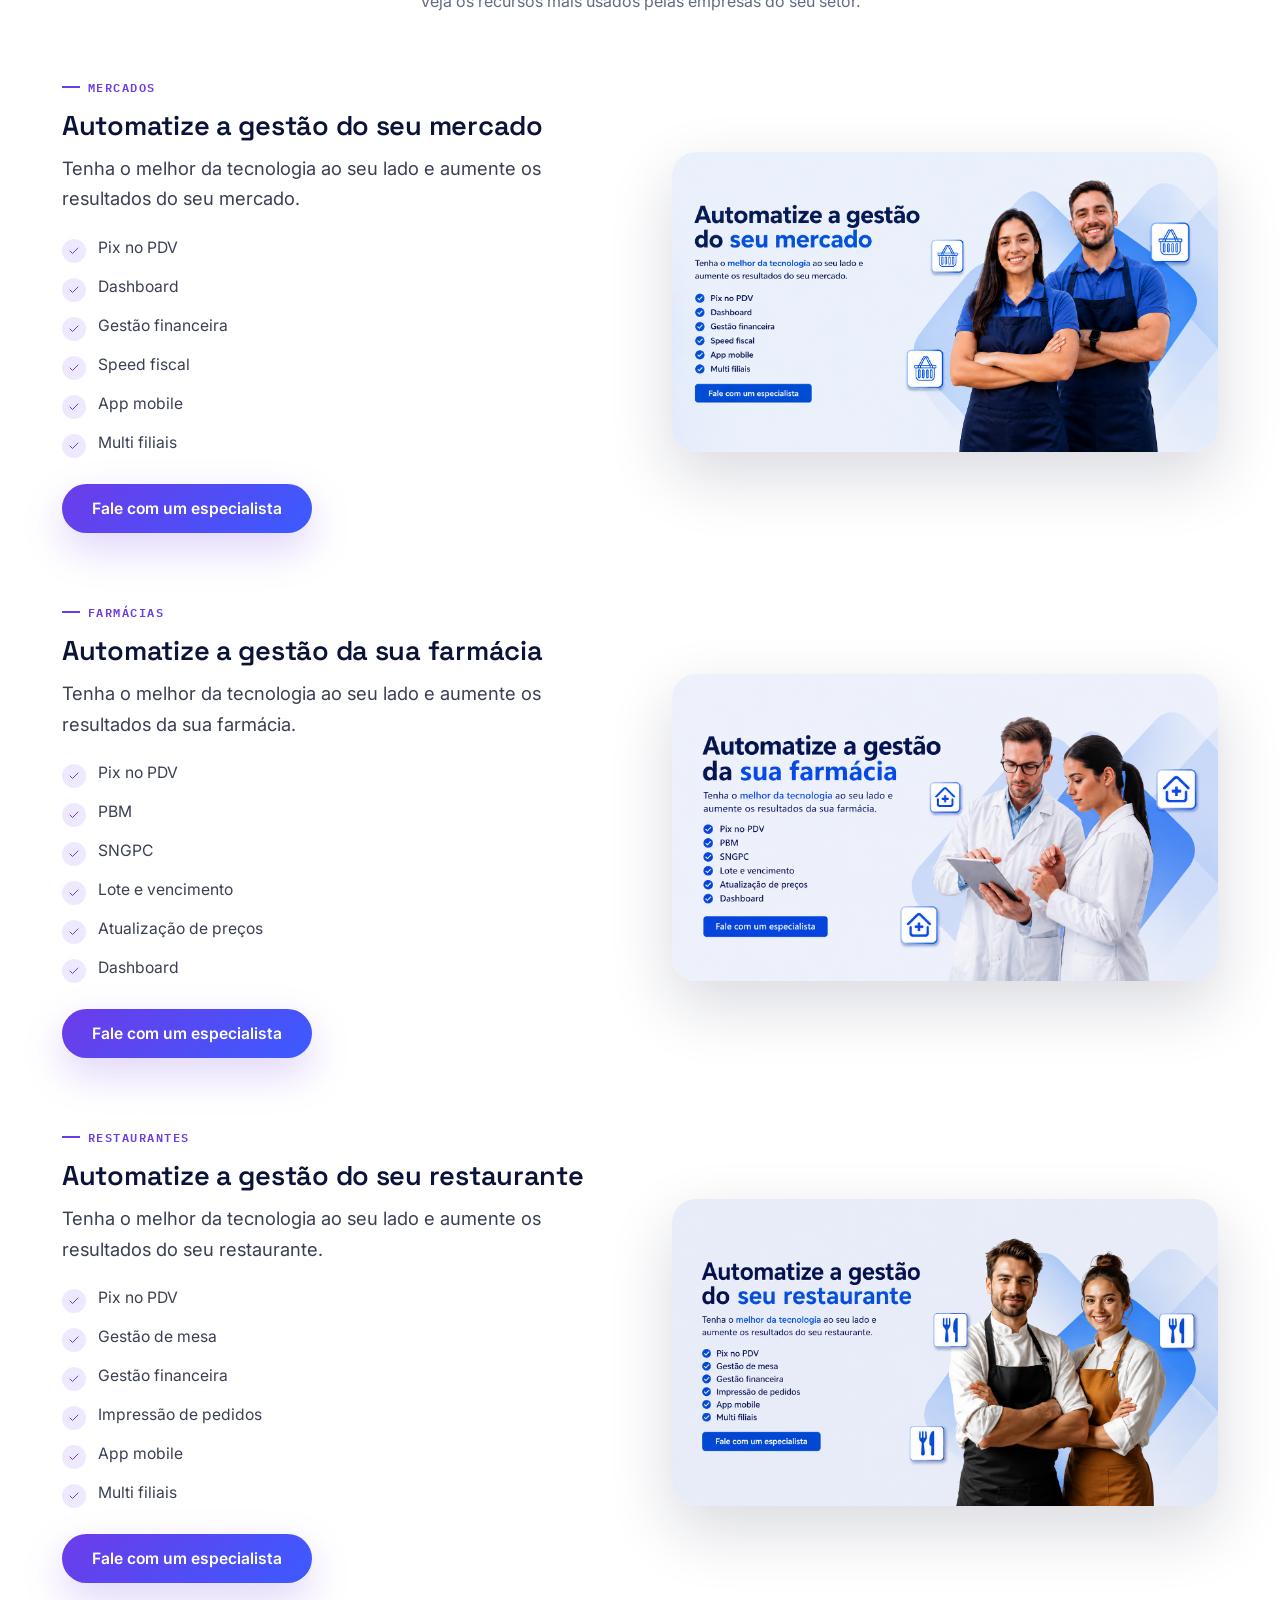
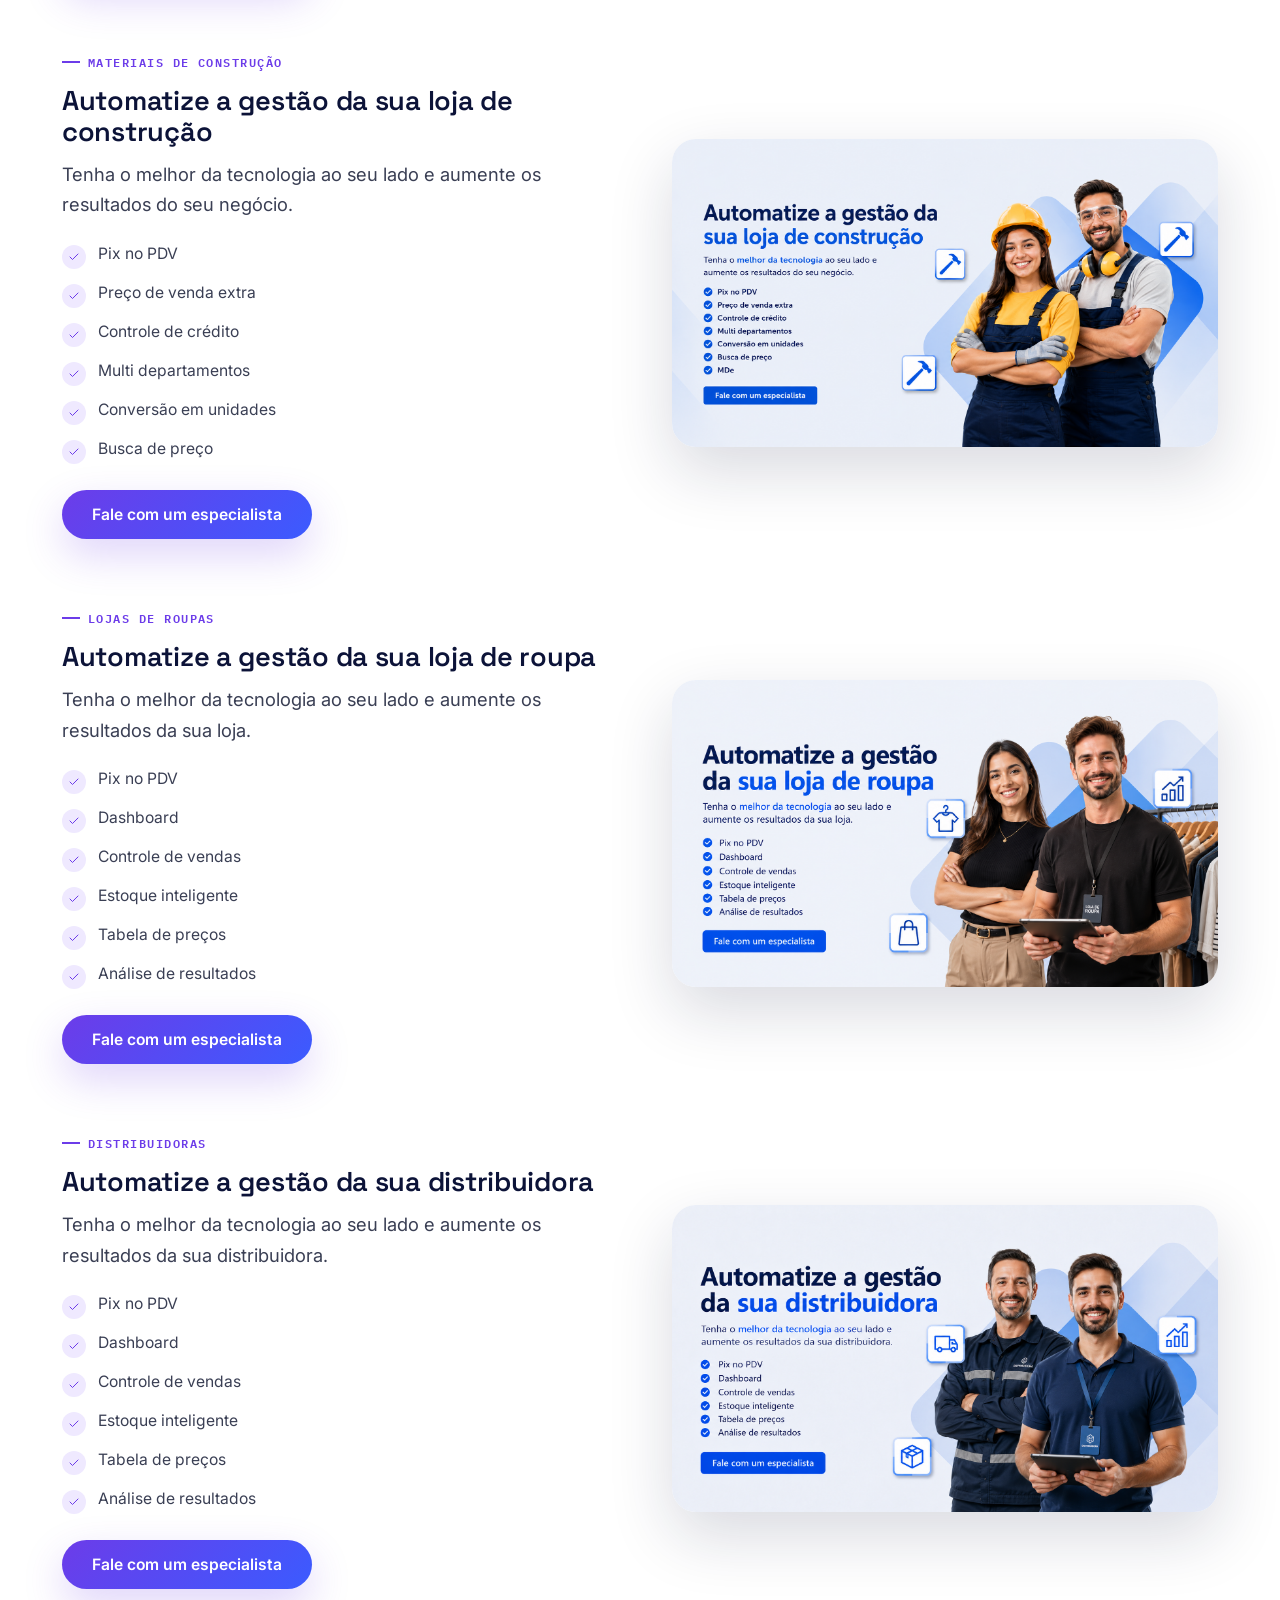
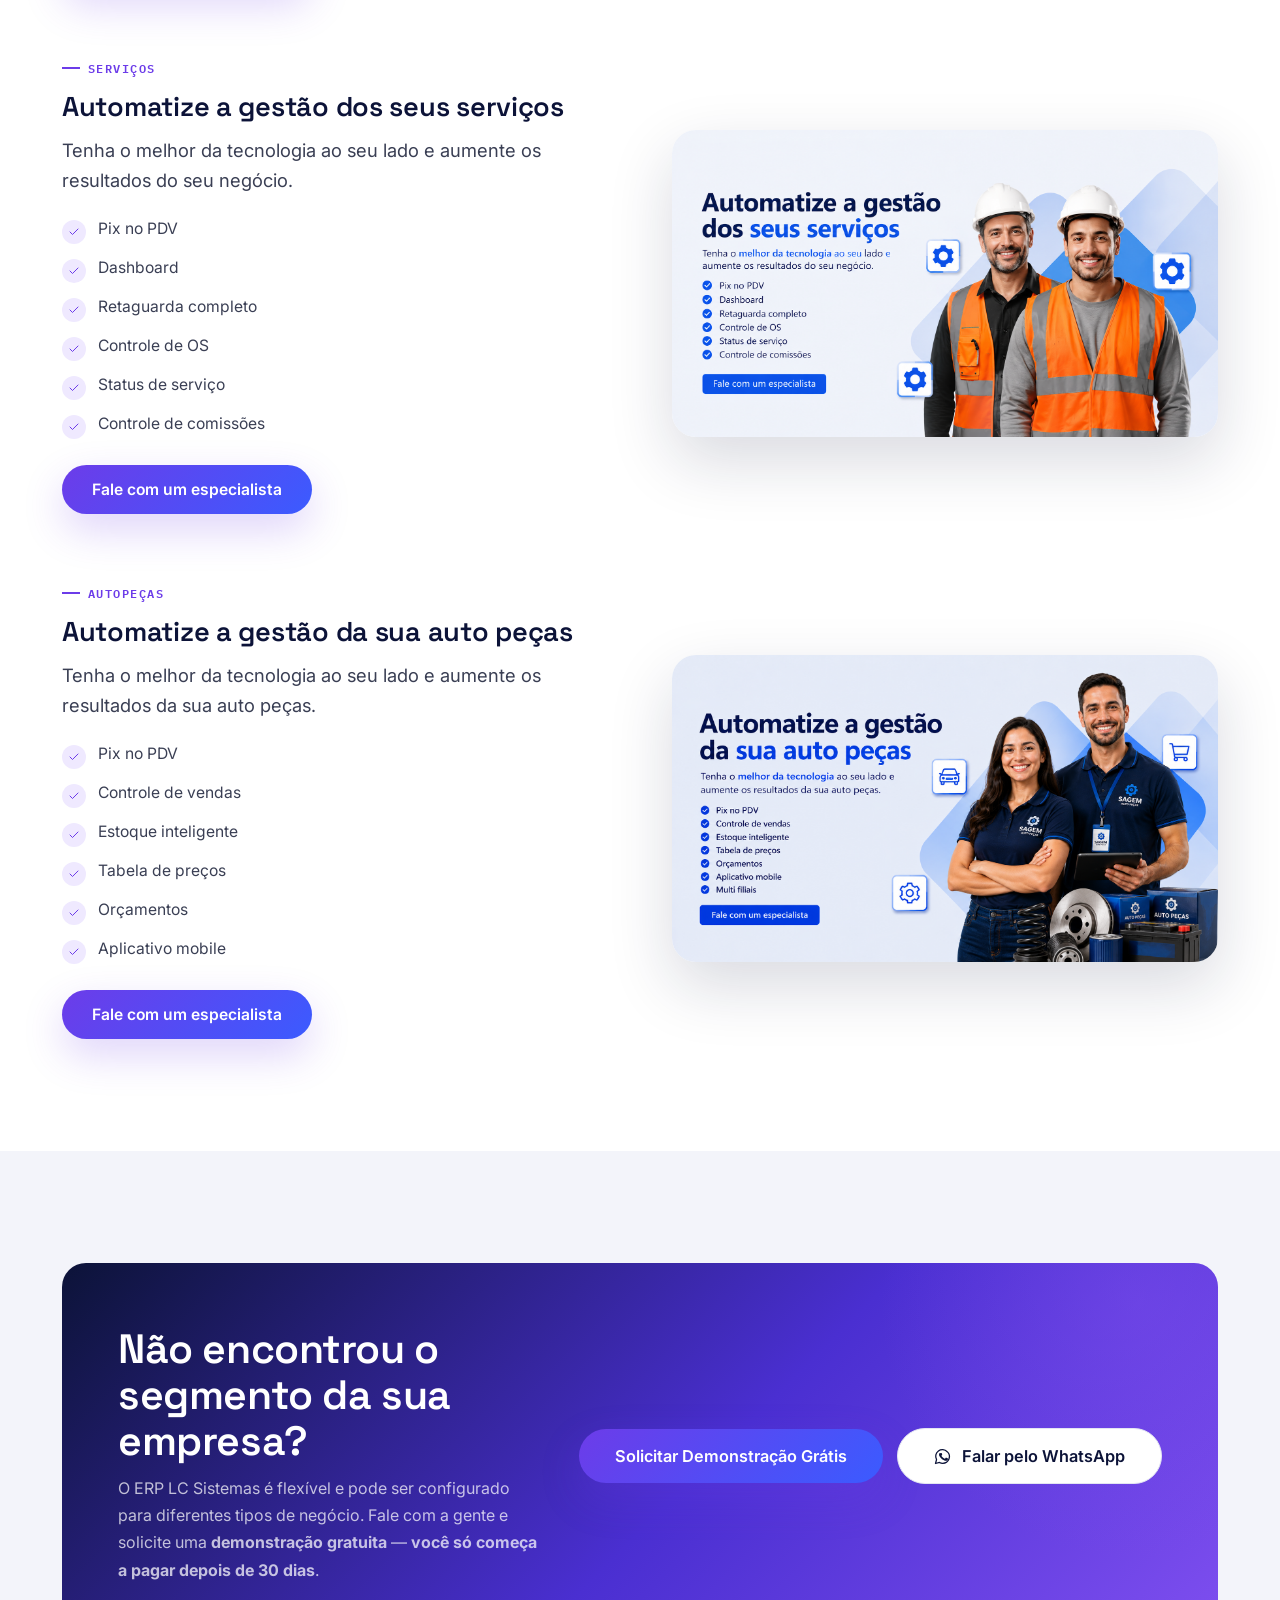
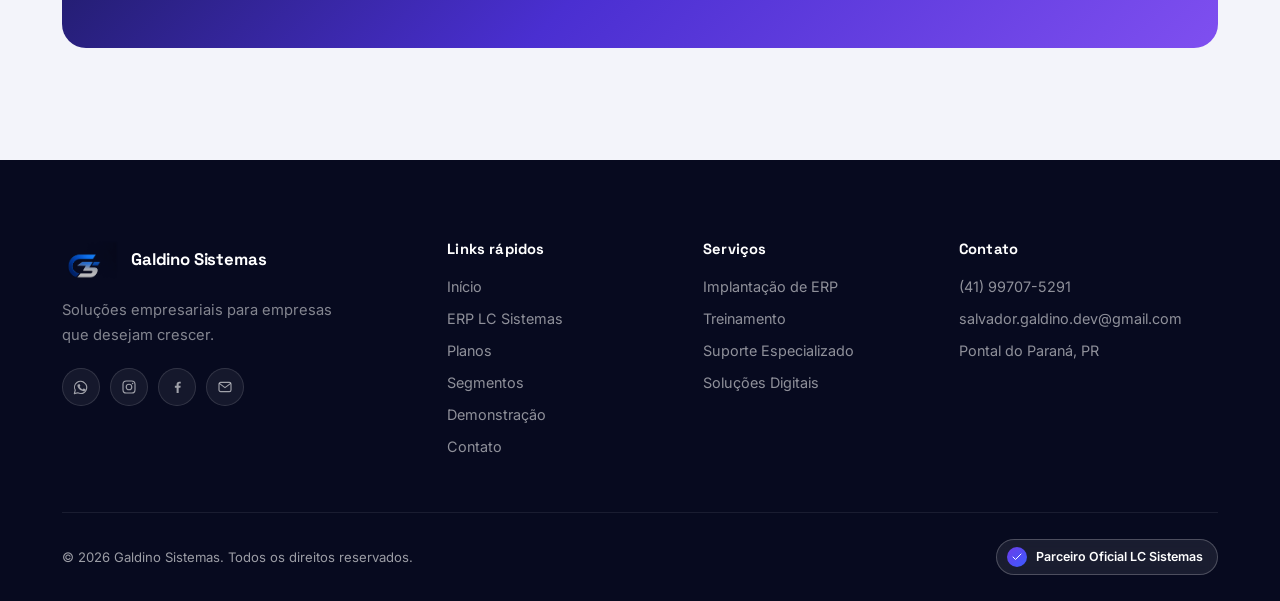
<file: segmentos.html>
<!DOCTYPE html>
<html lang="pt-BR">
<head>
<meta charset="UTF-8">
<meta name="viewport" content="width=device-width, initial-scale=1.0, maximum-scale=1.0, user-scalable=no">
<title>Segmentos Atendidos | ERP para Mercados, Farmácias e Mais — Galdino Sistemas</title>
<meta name="description" content="O ERP LC Sistemas, implantado pela Galdino Sistemas, atende mercados, farmácias, autopeças, distribuidoras, restaurantes e diversos outros segmentos de empresas.">
<meta name="keywords" content="ERP, sistema de gestão, ERP para mercados, ERP para farmácias, ERP para distribuidoras, automação comercial, LC Sistemas, ERP Paraná">
<meta name="robots" content="index, follow">
<link rel="canonical" href="https://www.galdinosistemas.com.br/segmentos.html">
<link rel="icon" href="assets/favicon-32x32.png" sizes="32x32">
<link rel="icon" href="assets/favicon-16x16.png" sizes="16x16">
<link rel="apple-touch-icon" href="assets/apple-touch-icon.png">
<link rel="preconnect" href="https://fonts.googleapis.com">
<link rel="preconnect" href="https://fonts.gstatic.com" crossorigin>
<link href="https://fonts.googleapis.com/css2?family=Space+Grotesk:wght@500;600;700&family=Inter:wght@400;500;600;700&family=IBM+Plex+Mono:wght@500;600&display=swap" rel="stylesheet">
<link rel="stylesheet" href="css/style.css">
<link rel="stylesheet" href="css/responsive.css">
</head>
<body>
<svg xmlns="http://www.w3.org/2000/svg" style="display:none" aria-hidden="true" focusable="false">
<defs>

  <!-- ===== UI / UTILITY ===== -->
  <symbol id="icon-check" viewBox="0 0 24 24"><path d="M20 6L9 17l-5-5" fill="none" stroke="currentColor" stroke-width="2" stroke-linecap="round" stroke-linejoin="round"/></symbol>
  <symbol id="icon-arrow-right" viewBox="0 0 24 24"><path d="M5 12h14M13 6l6 6-6 6" fill="none" stroke="currentColor" stroke-width="2" stroke-linecap="round" stroke-linejoin="round"/></symbol>
  <symbol id="icon-menu" viewBox="0 0 24 24"><path d="M3 6h18M3 12h18M3 18h18" fill="none" stroke="currentColor" stroke-width="2" stroke-linecap="round"/></symbol>
  <symbol id="icon-close" viewBox="0 0 24 24"><path d="M18 6L6 18M6 6l12 12" fill="none" stroke="currentColor" stroke-width="2" stroke-linecap="round"/></symbol>
  <symbol id="icon-whatsapp" viewBox="0 0 24 24"><path d="M17.6 6.3A8.9 8.9 0 0 0 3.4 16.8L2 22l5.3-1.4a8.9 8.9 0 0 0 4.3 1.1h0a8.9 8.9 0 0 0 6-15.5Z" fill="none" stroke="currentColor" stroke-width="1.7" stroke-linecap="round" stroke-linejoin="round"/><path d="M8.7 8.4c.2-.5.4-.5.6-.5h.5c.2 0 .4 0 .5.4.2.5.6 1.6.6 1.7.1.1.1.3 0 .4-.1.2-.1.3-.3.4-.1.2-.3.3-.4.5-.1.1-.3.3-.1.6.2.3.8 1.3 1.7 2.1 1.2 1 2.1 1.4 2.4 1.5.3.1.5.1.6-.1.2-.2.7-.8.9-1.1.2-.2.4-.2.6-.1.2.1 1.5.7 1.8.8.3.1.5.2.5.4.1.2.1.9-.2 1.6-.3.7-1.5 1.4-2.1 1.4-.6.1-1.1.2-3.6-1-2.9-1.3-4.7-4.2-4.9-4.4-.1-.2-1.1-1.5-1.1-2.8 0-1.3.7-2 1-2.2Z" fill="currentColor" stroke="none"/></symbol>
  <symbol id="icon-instagram" viewBox="0 0 24 24"><rect x="3" y="3" width="18" height="18" rx="5" fill="none" stroke="currentColor" stroke-width="1.7"/><circle cx="12" cy="12" r="4.2" fill="none" stroke="currentColor" stroke-width="1.7"/><circle cx="17.4" cy="6.6" r="1.1" fill="currentColor" stroke="none"/></symbol>
  <symbol id="icon-facebook" viewBox="0 0 24 24"><path d="M14.5 21v-7.7h2.6l.4-3h-3v-1.9c0-.9.2-1.5 1.5-1.5h1.6V4.2c-.3 0-1.2-.1-2.3-.1-2.3 0-3.9 1.4-3.9 4v2.2H8.8v3h2.6V21Z" fill="currentColor" stroke="none"/></symbol>
  <symbol id="icon-mail" viewBox="0 0 24 24"><rect x="3" y="5" width="18" height="14" rx="2.5" fill="none" stroke="currentColor" stroke-width="1.7"/><path d="M4 7l8 6 8-6" fill="none" stroke="currentColor" stroke-width="1.7" stroke-linecap="round" stroke-linejoin="round"/></symbol>
  <symbol id="icon-pin" viewBox="0 0 24 24"><path d="M12 22s7-6.4 7-12a7 7 0 0 0-14 0c0 5.6 7 12 7 12Z" fill="none" stroke="currentColor" stroke-width="1.7" stroke-linejoin="round"/><circle cx="12" cy="10" r="2.4" fill="none" stroke="currentColor" stroke-width="1.7"/></symbol>
  <symbol id="icon-clock" viewBox="0 0 24 24"><circle cx="12" cy="12" r="8.5" fill="none" stroke="currentColor" stroke-width="1.7"/><path d="M12 7.5V12l3 2" fill="none" stroke="currentColor" stroke-width="1.7" stroke-linecap="round" stroke-linejoin="round"/></symbol>
  <symbol id="icon-phone" viewBox="0 0 24 24"><path d="M6.6 3.8 9 4.2c.5.1.8.5.9 1l.7 3a1 1 0 0 1-.3 1L8.9 10.6a13.6 13.6 0 0 0 4.5 4.5l1.4-1.4a1 1 0 0 1 1-.3l3 .7c.5.1.9.4 1 .9l.4 2.4c.1.7-.4 1.3-1.1 1.4-9 1-15.6-5.6-14.6-14.6.1-.7.7-1.2 1.4-1.1Z" fill="none" stroke="currentColor" stroke-width="1.6" stroke-linejoin="round"/></symbol>
  <symbol id="icon-badge" viewBox="0 0 24 24"><path d="M12 2 4 5v6c0 5 3.4 8.3 8 11 4.6-2.7 8-6 8-11V5l-8-3Z" fill="none" stroke="currentColor" stroke-width="1.6" stroke-linejoin="round"/><path d="M8.5 12.2l2.3 2.3 4.7-4.9" fill="none" stroke="currentColor" stroke-width="1.6" stroke-linecap="round" stroke-linejoin="round"/></symbol>

  <!-- ===== DIFERENCIAIS / WHY-CHOOSE ===== -->
  <symbol id="icon-implantacao" viewBox="0 0 24 24"><rect x="3.5" y="3.5" width="17" height="17" rx="3" fill="none" stroke="currentColor" stroke-width="1.6"/><path d="M8 12.5l2.6 2.6L16.5 9" fill="none" stroke="currentColor" stroke-width="1.6" stroke-linecap="round" stroke-linejoin="round"/></symbol>
  <symbol id="icon-treinamento" viewBox="0 0 24 24"><path d="M12 4 2 8l10 4 10-4-10-4Z" fill="none" stroke="currentColor" stroke-width="1.6" stroke-linejoin="round"/><path d="M6 10.5V16c0 1.4 2.7 2.5 6 2.5s6-1.1 6-2.5v-5.5" fill="none" stroke="currentColor" stroke-width="1.6" stroke-linejoin="round"/><path d="M20 9v6" fill="none" stroke="currentColor" stroke-width="1.6" stroke-linecap="round"/></symbol>
  <symbol id="icon-suporte" viewBox="0 0 24 24"><circle cx="12" cy="12" r="8.5" fill="none" stroke="currentColor" stroke-width="1.6"/><circle cx="12" cy="12" r="3.4" fill="none" stroke="currentColor" stroke-width="1.6"/><path d="M6.1 6.1l3.4 3.4M17.9 6.1l-3.4 3.4M6.1 17.9l3.4-3.4M17.9 17.9l-3.4-3.4" stroke="currentColor" stroke-width="1.6" stroke-linecap="round"/></symbol>
  <symbol id="icon-consultoria" viewBox="0 0 24 24"><path d="M4 19V9.5L12 4l8 5.5V19" fill="none" stroke="currentColor" stroke-width="1.6" stroke-linejoin="round"/><path d="M9 19v-5h6v5" fill="none" stroke="currentColor" stroke-width="1.6" stroke-linejoin="round"/><path d="M9.5 11h5" stroke="currentColor" stroke-width="1.6" stroke-linecap="round"/></symbol>
  <symbol id="icon-automacao" viewBox="0 0 24 24"><circle cx="12" cy="12" r="3" fill="none" stroke="currentColor" stroke-width="1.6"/><path d="M12 3v2.4M12 18.6V21M21 12h-2.4M5.4 12H3M18.4 5.6l-1.7 1.7M7.3 16.7l-1.7 1.7M18.4 18.4l-1.7-1.7M7.3 7.3 5.6 5.6" stroke="currentColor" stroke-width="1.6" stroke-linecap="round"/></symbol>
  <symbol id="icon-atendimento" viewBox="0 0 24 24"><path d="M4 12a8 8 0 0 1 16 0v4.5a2 2 0 0 1-2 2H16" fill="none" stroke="currentColor" stroke-width="1.6" stroke-linejoin="round"/><rect x="3.2" y="11" width="3.6" height="5.4" rx="1.2" fill="none" stroke="currentColor" stroke-width="1.6"/><rect x="17.2" y="11" width="3.6" height="5.4" rx="1.2" fill="none" stroke="currentColor" stroke-width="1.6"/><path d="M13.6 18.5a1.8 1.8 0 0 1-1.8 1.6H11" fill="none" stroke="currentColor" stroke-width="1.6" stroke-linecap="round"/></symbol>

  <!-- ===== MODULOS ERP ===== -->
  <symbol id="icon-financeiro" viewBox="0 0 24 24"><circle cx="12" cy="12" r="8.5" fill="none" stroke="currentColor" stroke-width="1.6"/><path d="M12 7v10M14.8 9.3c0-1-1-1.8-2.8-1.8-1.7 0-2.8.8-2.8 1.9 0 2.7 5.6 1.3 5.6 4 0 1.2-1.1 2-2.8 2-1.8 0-2.8-.8-2.8-1.8" fill="none" stroke="currentColor" stroke-width="1.6" stroke-linecap="round"/></symbol>
  <symbol id="icon-pdv" viewBox="0 0 24 24"><rect x="3" y="6.5" width="18" height="12" rx="2" fill="none" stroke="currentColor" stroke-width="1.6"/><path d="M3 10.5h18" stroke="currentColor" stroke-width="1.6"/><path d="M7 14h3M7 16.3h5" stroke="currentColor" stroke-width="1.6" stroke-linecap="round"/><path d="M9 6.5V4.8A1.8 1.8 0 0 1 10.8 3h2.4a1.8 1.8 0 0 1 1.8 1.8v1.7" fill="none" stroke="currentColor" stroke-width="1.6"/></symbol>
  <symbol id="icon-estoque" viewBox="0 0 24 24"><path d="M3.5 7.5 12 3l8.5 4.5L12 12 3.5 7.5Z" fill="none" stroke="currentColor" stroke-width="1.6" stroke-linejoin="round"/><path d="M3.5 7.5V16l8.5 4.5V12M20.5 7.5V16L12 20.5" fill="none" stroke="currentColor" stroke-width="1.6" stroke-linejoin="round"/></symbol>
  <symbol id="icon-compras" viewBox="0 0 24 24"><path d="M6 8h13.2l-1.4 8.2a2 2 0 0 1-2 1.6H8.6a2 2 0 0 1-2-1.7L5.1 4.7A1 1 0 0 0 4.1 4H2.5" fill="none" stroke="currentColor" stroke-width="1.6" stroke-linejoin="round" stroke-linecap="round"/><circle cx="9.5" cy="21" r="1.1" fill="currentColor" stroke="none"/><circle cx="17" cy="21" r="1.1" fill="currentColor" stroke="none"/><path d="M9 8V6a3 3 0 0 1 6 0v2" fill="none" stroke="currentColor" stroke-width="1.6"/></symbol>
  <symbol id="icon-vendas" viewBox="0 0 24 24"><path d="M3 12.5 10 5.5l4 4 6.5-6.5" fill="none" stroke="currentColor" stroke-width="1.6" stroke-linecap="round" stroke-linejoin="round"/><path d="M15.5 3h5v5" fill="none" stroke="currentColor" stroke-width="1.6" stroke-linecap="round" stroke-linejoin="round"/><path d="M3 16v4.5h18" fill="none" stroke="currentColor" stroke-width="1.6" stroke-linecap="round" stroke-linejoin="round"/></symbol>
  <symbol id="icon-fiscal" viewBox="0 0 24 24"><path d="M6 2.5h9l3.5 3.5V21H6z" fill="none" stroke="currentColor" stroke-width="1.6" stroke-linejoin="round"/><path d="M15 2.5V6h3.5" fill="none" stroke="currentColor" stroke-width="1.6" stroke-linejoin="round"/><path d="M8.5 11h7M8.5 14h7M8.5 17h4.5" stroke="currentColor" stroke-width="1.6" stroke-linecap="round"/></symbol>
  <symbol id="icon-nfe" viewBox="0 0 24 24"><rect x="3.5" y="4" width="13" height="16" rx="1.6" fill="none" stroke="currentColor" stroke-width="1.6"/><path d="M6.5 8h7M6.5 11h7M6.5 14h4.5" stroke="currentColor" stroke-width="1.6" stroke-linecap="round"/><circle cx="17.7" cy="16.8" r="3.3" fill="none" stroke="currentColor" stroke-width="1.6"/><path d="M16.4 16.8l1 1 1.7-1.9" fill="none" stroke="currentColor" stroke-width="1.4" stroke-linecap="round" stroke-linejoin="round"/></symbol>
  <symbol id="icon-nfce" viewBox="0 0 24 24"><path d="M5 3h14v16.5l-2.3-1.5-2.3 1.5-2.4-1.5-2.4 1.5-2.3-1.5L5 19.5Z" fill="none" stroke="currentColor" stroke-width="1.6" stroke-linejoin="round"/><path d="M8 8h8M8 11h8M8 14h5" stroke="currentColor" stroke-width="1.6" stroke-linecap="round"/></symbol>
  <symbol id="icon-pix" viewBox="0 0 24 24"><path d="M8.6 4 4 8.6a2.7 2.7 0 0 0 0 3.8L8.6 17a2.7 2.7 0 0 0 3.8 0l1.2-1.2M15.4 20l4.6-4.6a2.7 2.7 0 0 0 0-3.8L15.4 7a2.7 2.7 0 0 0-3.8 0l-1.2 1.2" fill="none" stroke="currentColor" stroke-width="1.6" stroke-linecap="round" stroke-linejoin="round"/><rect x="10.5" y="10.5" width="3" height="3" rx="0.6" transform="rotate(45 12 12)" fill="currentColor" stroke="none"/></symbol>
  <symbol id="icon-relatorios" viewBox="0 0 24 24"><rect x="3.5" y="3" width="17" height="18" rx="1.8" fill="none" stroke="currentColor" stroke-width="1.6"/><path d="M8 17V11M12 17V8M16 17v-4.5" stroke="currentColor" stroke-width="1.7" stroke-linecap="round"/></symbol>
  <symbol id="icon-dashboard" viewBox="0 0 24 24"><rect x="3.5" y="3.5" width="7.5" height="7.5" rx="1.4" fill="none" stroke="currentColor" stroke-width="1.6"/><rect x="13" y="3.5" width="7.5" height="4.6" rx="1.4" fill="none" stroke="currentColor" stroke-width="1.6"/><rect x="13" y="10" width="7.5" height="10.5" rx="1.4" fill="none" stroke="currentColor" stroke-width="1.6"/><rect x="3.5" y="13" width="7.5" height="7.5" rx="1.4" fill="none" stroke="currentColor" stroke-width="1.6"/></symbol>
  <symbol id="icon-crm" viewBox="0 0 24 24"><circle cx="9" cy="8" r="3.2" fill="none" stroke="currentColor" stroke-width="1.6"/><path d="M3.5 19c0-3 2.5-5.2 5.5-5.2s5.5 2.2 5.5 5.2" fill="none" stroke="currentColor" stroke-width="1.6" stroke-linecap="round"/><path d="M16 5.3a3.2 3.2 0 0 1 0 6.2M18.6 19c0-2.4-1.6-4.4-3.8-5" fill="none" stroke="currentColor" stroke-width="1.6" stroke-linecap="round"/></symbol>
  <symbol id="icon-mobile" viewBox="0 0 24 24"><rect x="6.5" y="2.5" width="11" height="19" rx="2.2" fill="none" stroke="currentColor" stroke-width="1.6"/><path d="M10.7 18.3h2.6" stroke="currentColor" stroke-width="1.7" stroke-linecap="round"/></symbol>

  <!-- ===== SEGMENTOS ===== -->
  <symbol id="icon-mercado" viewBox="0 0 24 24"><path d="M4 8.5 5.3 4h13.4l1.3 4.5" fill="none" stroke="currentColor" stroke-width="1.6" stroke-linejoin="round"/><path d="M4.5 8.5h15l-1 11.5a1.6 1.6 0 0 1-1.6 1.5H7.1a1.6 1.6 0 0 1-1.6-1.5Z" fill="none" stroke="currentColor" stroke-width="1.6" stroke-linejoin="round"/><path d="M9 12a3 3 0 0 0 6 0" fill="none" stroke="currentColor" stroke-width="1.6" stroke-linecap="round"/></symbol>
  <symbol id="icon-farmacia" viewBox="0 0 24 24"><rect x="3" y="3" width="18" height="18" rx="3" fill="none" stroke="currentColor" stroke-width="1.6"/><path d="M12 7.5v9M7.5 12h9" stroke="currentColor" stroke-width="1.8" stroke-linecap="round"/></symbol>
  <symbol id="icon-autopecas" viewBox="0 0 24 24"><circle cx="7" cy="17" r="2.3" fill="none" stroke="currentColor" stroke-width="1.6"/><circle cx="17" cy="17" r="2.3" fill="none" stroke="currentColor" stroke-width="1.6"/><path d="M9.2 17h5.6M4.7 17 6 10.5h4.3L14 14h3.5c1 0 1.7.4 2.1 1.2l.4.8M6 10.5 8 5.5h4l1.5 4" fill="none" stroke="currentColor" stroke-width="1.6" stroke-linecap="round" stroke-linejoin="round"/></symbol>
  <symbol id="icon-construcao" viewBox="0 0 24 24"><path d="M3 21 12 3l9 18Z" fill="none" stroke="currentColor" stroke-width="1.6" stroke-linejoin="round"/><path d="M8 13h8M6.2 17h11.6" stroke="currentColor" stroke-width="1.6" stroke-linecap="round"/></symbol>
  <symbol id="icon-distribuidora" viewBox="0 0 24 24"><rect x="3" y="10.5" width="7.5" height="7.5" rx="1" fill="none" stroke="currentColor" stroke-width="1.6"/><rect x="13.5" y="10.5" width="7.5" height="7.5" rx="1" fill="none" stroke="currentColor" stroke-width="1.6"/><path d="M9.5 10.5 12 4l2.5 6.5" fill="none" stroke="currentColor" stroke-width="1.6" stroke-linejoin="round"/><path d="M12 4v6.5" stroke="currentColor" stroke-width="1.6"/></symbol>
  <symbol id="icon-roupas" viewBox="0 0 24 24"><path d="M9 4 6 5.5 3 8.5l2.5 2.3L7 9.4V20h10V9.4l1.5 1.4L21 8.5 18 5.5 15 4a3 3 0 0 1-6 0Z" fill="none" stroke="currentColor" stroke-width="1.6" stroke-linejoin="round"/></symbol>
  <symbol id="icon-papelaria" viewBox="0 0 24 24"><path d="M5 3h9l5 5v13H5z" fill="none" stroke="currentColor" stroke-width="1.6" stroke-linejoin="round"/><path d="M14 3v5h5" fill="none" stroke="currentColor" stroke-width="1.6" stroke-linejoin="round"/><path d="M8 12.5 13.5 7l2 2L10 14.5H8Z" fill="none" stroke="currentColor" stroke-width="1.4" stroke-linejoin="round"/></symbol>
  <symbol id="icon-restaurante" viewBox="0 0 24 24"><path d="M6 2.5v8.5M4.5 2.5v5.6a1.5 1.5 0 0 0 3 0V2.5M6 11v10.5" fill="none" stroke="currentColor" stroke-width="1.5" stroke-linecap="round" stroke-linejoin="round"/><path d="M17.5 2.5c-2 0-3.2 2-3.2 5s1.2 4.3 2.4 4.7v9.3" fill="none" stroke="currentColor" stroke-width="1.5" stroke-linecap="round" stroke-linejoin="round"/></symbol>
  <symbol id="icon-padaria" viewBox="0 0 24 24"><path d="M12 4c-3 0-5.5 2.6-5.5 6 0 1.4.5 2.4 1.2 3.2-1 .5-1.7 1.5-1.7 2.7 0 1.7 1.4 3.1 3.2 3.1H14.8c1.8 0 3.2-1.4 3.2-3.1 0-1.2-.7-2.2-1.7-2.7.7-.8 1.2-1.8 1.2-3.2 0-3.4-2.5-6-5.5-6Z" fill="none" stroke="currentColor" stroke-width="1.6" stroke-linejoin="round"/></symbol>
  <symbol id="icon-lojas" viewBox="0 0 24 24"><path d="M3.5 9.5 4.5 4h15l1 5.5" fill="none" stroke="currentColor" stroke-width="1.6" stroke-linejoin="round"/><path d="M4 9.5a2.3 2.3 0 0 0 4.5.6 2.3 2.3 0 0 0 4.5 0 2.3 2.3 0 0 0 4.5 0 2.3 2.3 0 0 0 4.5-.6" fill="none" stroke="currentColor" stroke-width="1.6" stroke-linejoin="round"/><path d="M5 9.5V20h14V9.5" fill="none" stroke="currentColor" stroke-width="1.6" stroke-linejoin="round"/><path d="M9.5 20v-5.5h5V20" fill="none" stroke="currentColor" stroke-width="1.6" stroke-linejoin="round"/></symbol>
  <symbol id="icon-servicos" viewBox="0 0 24 24"><path d="M12 8.4a3.6 3.6 0 1 0 0 7.2 3.6 3.6 0 0 0 0-7.2Z" fill="none" stroke="currentColor" stroke-width="1.6"/><path d="M19.4 13.5a7.6 7.6 0 0 0 0-3l1.8-1.4-1.5-2.6-2.2.7a7.6 7.6 0 0 0-2.6-1.5L14.5 3.5h-3l-.4 2.2a7.6 7.6 0 0 0-2.6 1.5l-2.2-.7-1.5 2.6L6.6 10.5a7.6 7.6 0 0 0 0 3L4.8 14.9l1.5 2.6 2.2-.7a7.6 7.6 0 0 0 2.6 1.5l.4 2.2h3l.4-2.2a7.6 7.6 0 0 0 2.6-1.5l2.2.7 1.5-2.6Z" fill="none" stroke="currentColor" stroke-width="1.5" stroke-linejoin="round"/></symbol>

  <!-- ===== TIMELINE ===== -->
  <symbol id="icon-solicitacao" viewBox="0 0 24 24"><path d="M5 4h14v13.5H9L5 21Z" fill="none" stroke="currentColor" stroke-width="1.6" stroke-linejoin="round"/><path d="M8 8.5h8M8 12h5" stroke="currentColor" stroke-width="1.6" stroke-linecap="round"/></symbol>
  <symbol id="icon-demonstracao" viewBox="0 0 24 24"><rect x="3" y="4.5" width="18" height="12" rx="1.8" fill="none" stroke="currentColor" stroke-width="1.6"/><path d="M9 20h6M12 16.5V20" stroke="currentColor" stroke-width="1.6" stroke-linecap="round"/><path d="M10.5 8.3v4.3l3.8-2.1Z" fill="currentColor" stroke="none"/></symbol>

</defs>
</svg>


<header class="site-header">
  <div class="container">
    <a href="index.html" class="brand">
      <img src="img/galdino-logo.png" alt="Galdino Sistemas">
      <span class="brand-text"><strong>Galdino Sistemas</strong></span>
    </a>
    <nav class="main-nav" id="main-nav">
      <a href="index.html">Início</a>
      <a href="erp.html">ERP LC Sistemas</a>
      <a href="planos.html">Planos</a>
      <a href="segmentos.html">Segmentos</a>
      <a href="index.html#solucoes-digitais">Soluções Digitais</a>
      <a href="contato.html">Contato</a>
      <a href="demonstracao.html" class="btn btn-primary mobile-nav-cta">Solicitar Demonstração</a>
    </nav>
    <div class="header-actions">
      <a href="demonstracao.html" class="btn btn-primary">Solicitar Demonstração</a>
      <button class="nav-toggle" aria-label="Abrir menu" aria-expanded="false">
        <svg class="icon"><use href="#icon-menu"></use></svg>
      </button>
    </div>
  </div>
</header>
<div class="nav-backdrop" id="nav-backdrop"></div>

<main>

  <section class="page-hero">
    <div class="container">
      <div class="breadcrumb"><a href="index.html">Início</a> / Segmentos</div>
      <h1 style="max-width:640px">Um ERP que se adapta ao segmento da sua empresa.</h1>
      <p class="lead">Do varejo à distribuição, o ERP LC Sistemas é configurado pela Galdino Sistemas de acordo com a rotina do seu negócio.</p>
    </div>
  </section>

  <section id="lista-segmentos">
    <div class="container">
      <div class="filter-row reveal">
        <button class="filter-btn is-active" data-filter="todos">Todos</button>
        <button class="filter-btn" data-filter="varejo">Varejo</button>
        <button class="filter-btn" data-filter="saude">Saúde</button>
        <button class="filter-btn" data-filter="alimenticio">Alimentício</button>
        <button class="filter-btn" data-filter="industria">Indústria &amp; Construção</button>
        <button class="filter-btn" data-filter="servicos">Serviços</button>
      </div>

      <div class="grid segment-grid">
        <div class="segment-card reveal" data-segment="varejo">
          <div class="seg-icon"><svg class="icon"><use href="#icon-mercado"></use></svg></div>
          <h4>Mercados</h4>
          <p style="font-size:.84rem;margin-top:6px">PDV, balança e controle de validade integrados.</p>
        </div>
        <div class="segment-card reveal" data-segment="saude">
          <div class="seg-icon"><svg class="icon"><use href="#icon-farmacia"></use></svg></div>
          <h4>Farmácias</h4>
          <p style="font-size:.84rem;margin-top:6px">Controle de lotes, validade e fiscal especializado.</p>
        </div>
        <div class="segment-card reveal" data-segment="varejo">
          <div class="seg-icon"><svg class="icon"><use href="#icon-autopecas"></use></svg></div>
          <h4>Autopeças</h4>
          <p style="font-size:.84rem;margin-top:6px">Catálogo de peças e consulta rápida de aplicação.</p>
        </div>
        <div class="segment-card reveal" data-segment="industria">
          <div class="seg-icon"><svg class="icon"><use href="#icon-construcao"></use></svg></div>
          <h4>Materiais de Construção</h4>
          <p style="font-size:.84rem;margin-top:6px">Controle de estoque para grandes volumes e obras.</p>
        </div>
        <div class="segment-card reveal" data-segment="industria">
          <div class="seg-icon"><svg class="icon"><use href="#icon-distribuidora"></use></svg></div>
          <h4>Distribuidoras</h4>
          <p style="font-size:.84rem;margin-top:6px">Gestão de rotas, pedidos e múltiplos depósitos.</p>
        </div>
        <div class="segment-card reveal" data-segment="varejo">
          <div class="seg-icon"><svg class="icon"><use href="#icon-roupas"></use></svg></div>
          <h4>Lojas de Roupas</h4>
          <p style="font-size:.84rem;margin-top:6px">Controle de grade, tamanho e coleção.</p>
        </div>
        <div class="segment-card reveal" data-segment="alimenticio">
          <div class="seg-icon"><svg class="icon"><use href="#icon-restaurante"></use></svg></div>
          <h4>Restaurantes</h4>
          <p style="font-size:.84rem;margin-top:6px">Comandas, mesas e delivery integrados ao caixa.</p>
        </div>
        <div class="segment-card reveal" data-segment="servicos">
          <div class="seg-icon"><svg class="icon"><use href="#icon-servicos"></use></svg></div>
          <h4>Serviços</h4>
          <p style="font-size:.84rem;margin-top:6px">Ordem de serviço, status e comissões controlados.</p>
        </div>
        <div class="segment-card reveal" data-segment="varejo">
          <div class="seg-icon"><svg class="icon"><use href="#icon-lojas"></use></svg></div>
          <h4>Lojas em Geral</h4>
          <p style="font-size:.84rem;margin-top:6px">Estrutura flexível para qualquer tipo de comércio.</p>
        </div>
      </div>
    </div>
  </section>

  <!-- ============ DESTAQUES POR SEGMENTO ============ -->
  <section id="destaques-segmento">
    <div class="container">
      <div class="section-head reveal">
        <span class="eyebrow">Soluções por segmento</span>
        <h2>Feito sob medida para o seu negócio</h2>
        <p>Veja os recursos mais usados pelas empresas do seu setor.</p>
      </div>

      <div class="content-block reveal" style="margin-bottom:64px">
        <div>
          <span class="eyebrow">Mercados</span>
          <h3 style="font-family:var(--font-display); font-size:1.7rem; color:var(--navy-900); margin-bottom:12px;">Automatize a gestão do seu mercado</h3>
          <p class="lead" style="margin-bottom:6px">Tenha o melhor da tecnologia ao seu lado e aumente os resultados do seu mercado.</p>
          <ul class="check-list">
            <li><span class="li-check"><svg class="icon"><use href="#icon-check"></use></svg></span>Pix no PDV</li>
            <li><span class="li-check"><svg class="icon"><use href="#icon-check"></use></svg></span>Dashboard</li>
            <li><span class="li-check"><svg class="icon"><use href="#icon-check"></use></svg></span>Gestão financeira</li>
            <li><span class="li-check"><svg class="icon"><use href="#icon-check"></use></svg></span>Speed fiscal</li>
            <li><span class="li-check"><svg class="icon"><use href="#icon-check"></use></svg></span>App mobile</li>
            <li><span class="li-check"><svg class="icon"><use href="#icon-check"></use></svg></span>Multi filiais</li>
          </ul>
          <div class="btn-row" style="margin-top:26px">
            <a href="demonstracao.html" class="btn btn-primary">Fale com um especialista</a>
          </div>
        </div>
        <div class="content-media reveal">
          <img src="img/segmento-mercado-banner.png" alt="Automatize a gestão do seu mercado com o ERP LC Sistemas">
        </div>
      </div>

      <div class="content-block reverse reveal" style="margin-bottom:64px">
        <div>
          <span class="eyebrow">Farmácias</span>
          <h3 style="font-family:var(--font-display); font-size:1.7rem; color:var(--navy-900); margin-bottom:12px;">Automatize a gestão da sua farmácia</h3>
          <p class="lead" style="margin-bottom:6px">Tenha o melhor da tecnologia ao seu lado e aumente os resultados da sua farmácia.</p>
          <ul class="check-list">
            <li><span class="li-check"><svg class="icon"><use href="#icon-check"></use></svg></span>Pix no PDV</li>
            <li><span class="li-check"><svg class="icon"><use href="#icon-check"></use></svg></span>PBM</li>
            <li><span class="li-check"><svg class="icon"><use href="#icon-check"></use></svg></span>SNGPC</li>
            <li><span class="li-check"><svg class="icon"><use href="#icon-check"></use></svg></span>Lote e vencimento</li>
            <li><span class="li-check"><svg class="icon"><use href="#icon-check"></use></svg></span>Atualização de preços</li>
            <li><span class="li-check"><svg class="icon"><use href="#icon-check"></use></svg></span>Dashboard</li>
          </ul>
          <div class="btn-row" style="margin-top:26px">
            <a href="demonstracao.html" class="btn btn-primary">Fale com um especialista</a>
          </div>
        </div>
        <div class="content-media reveal">
          <img src="img/segmento-farmacia-banner.png" alt="Automatize a gestão da sua farmácia com o ERP LC Sistemas">
        </div>
      </div>

      <div class="content-block reveal" style="margin-bottom:64px">
        <div>
          <span class="eyebrow">Restaurantes</span>
          <h3 style="font-family:var(--font-display); font-size:1.7rem; color:var(--navy-900); margin-bottom:12px;">Automatize a gestão do seu restaurante</h3>
          <p class="lead" style="margin-bottom:6px">Tenha o melhor da tecnologia ao seu lado e aumente os resultados do seu restaurante.</p>
          <ul class="check-list">
            <li><span class="li-check"><svg class="icon"><use href="#icon-check"></use></svg></span>Pix no PDV</li>
            <li><span class="li-check"><svg class="icon"><use href="#icon-check"></use></svg></span>Gestão de mesa</li>
            <li><span class="li-check"><svg class="icon"><use href="#icon-check"></use></svg></span>Gestão financeira</li>
            <li><span class="li-check"><svg class="icon"><use href="#icon-check"></use></svg></span>Impressão de pedidos</li>
            <li><span class="li-check"><svg class="icon"><use href="#icon-check"></use></svg></span>App mobile</li>
            <li><span class="li-check"><svg class="icon"><use href="#icon-check"></use></svg></span>Multi filiais</li>
          </ul>
          <div class="btn-row" style="margin-top:26px">
            <a href="demonstracao.html" class="btn btn-primary">Fale com um especialista</a>
          </div>
        </div>
        <div class="content-media reveal">
          <img src="img/segmento-restaurante-banner.png" alt="Automatize a gestão do seu restaurante com o ERP LC Sistemas">
        </div>
      </div>

      <div class="content-block reverse reveal">
        <div>
          <span class="eyebrow">Materiais de Construção</span>
          <h3 style="font-family:var(--font-display); font-size:1.7rem; color:var(--navy-900); margin-bottom:12px;">Automatize a gestão da sua loja de construção</h3>
          <p class="lead" style="margin-bottom:6px">Tenha o melhor da tecnologia ao seu lado e aumente os resultados do seu negócio.</p>
          <ul class="check-list">
            <li><span class="li-check"><svg class="icon"><use href="#icon-check"></use></svg></span>Pix no PDV</li>
            <li><span class="li-check"><svg class="icon"><use href="#icon-check"></use></svg></span>Preço de venda extra</li>
            <li><span class="li-check"><svg class="icon"><use href="#icon-check"></use></svg></span>Controle de crédito</li>
            <li><span class="li-check"><svg class="icon"><use href="#icon-check"></use></svg></span>Multi departamentos</li>
            <li><span class="li-check"><svg class="icon"><use href="#icon-check"></use></svg></span>Conversão em unidades</li>
            <li><span class="li-check"><svg class="icon"><use href="#icon-check"></use></svg></span>Busca de preço</li>
          </ul>
          <div class="btn-row" style="margin-top:26px">
            <a href="demonstracao.html" class="btn btn-primary">Fale com um especialista</a>
          </div>
        </div>
        <div class="content-media reveal">
          <img src="img/segmento-construcao-banner.png" alt="Automatize a gestão da sua loja de construção com o ERP LC Sistemas">
        </div>
      </div>

      <div class="content-block reveal" style="margin-top:64px; margin-bottom:64px">
        <div>
          <span class="eyebrow">Lojas de Roupas</span>
          <h3 style="font-family:var(--font-display); font-size:1.7rem; color:var(--navy-900); margin-bottom:12px;">Automatize a gestão da sua loja de roupa</h3>
          <p class="lead" style="margin-bottom:6px">Tenha o melhor da tecnologia ao seu lado e aumente os resultados da sua loja.</p>
          <ul class="check-list">
            <li><span class="li-check"><svg class="icon"><use href="#icon-check"></use></svg></span>Pix no PDV</li>
            <li><span class="li-check"><svg class="icon"><use href="#icon-check"></use></svg></span>Dashboard</li>
            <li><span class="li-check"><svg class="icon"><use href="#icon-check"></use></svg></span>Controle de vendas</li>
            <li><span class="li-check"><svg class="icon"><use href="#icon-check"></use></svg></span>Estoque inteligente</li>
            <li><span class="li-check"><svg class="icon"><use href="#icon-check"></use></svg></span>Tabela de preços</li>
            <li><span class="li-check"><svg class="icon"><use href="#icon-check"></use></svg></span>Análise de resultados</li>
          </ul>
          <div class="btn-row" style="margin-top:26px">
            <a href="demonstracao.html" class="btn btn-primary">Fale com um especialista</a>
          </div>
        </div>
        <div class="content-media reveal">
          <img src="img/segmento-roupas-banner.png" alt="Automatize a gestão da sua loja de roupa com o ERP LC Sistemas">
        </div>
      </div>

      <div class="content-block reverse reveal" style="margin-bottom:64px">
        <div>
          <span class="eyebrow">Distribuidoras</span>
          <h3 style="font-family:var(--font-display); font-size:1.7rem; color:var(--navy-900); margin-bottom:12px;">Automatize a gestão da sua distribuidora</h3>
          <p class="lead" style="margin-bottom:6px">Tenha o melhor da tecnologia ao seu lado e aumente os resultados da sua distribuidora.</p>
          <ul class="check-list">
            <li><span class="li-check"><svg class="icon"><use href="#icon-check"></use></svg></span>Pix no PDV</li>
            <li><span class="li-check"><svg class="icon"><use href="#icon-check"></use></svg></span>Dashboard</li>
            <li><span class="li-check"><svg class="icon"><use href="#icon-check"></use></svg></span>Controle de vendas</li>
            <li><span class="li-check"><svg class="icon"><use href="#icon-check"></use></svg></span>Estoque inteligente</li>
            <li><span class="li-check"><svg class="icon"><use href="#icon-check"></use></svg></span>Tabela de preços</li>
            <li><span class="li-check"><svg class="icon"><use href="#icon-check"></use></svg></span>Análise de resultados</li>
          </ul>
          <div class="btn-row" style="margin-top:26px">
            <a href="demonstracao.html" class="btn btn-primary">Fale com um especialista</a>
          </div>
        </div>
        <div class="content-media reveal">
          <img src="img/segmento-distribuidora-banner.png" alt="Automatize a gestão da sua distribuidora com o ERP LC Sistemas">
        </div>
      </div>

      <div class="content-block reveal">
        <div>
          <span class="eyebrow">Serviços</span>
          <h3 style="font-family:var(--font-display); font-size:1.7rem; color:var(--navy-900); margin-bottom:12px;">Automatize a gestão dos seus serviços</h3>
          <p class="lead" style="margin-bottom:6px">Tenha o melhor da tecnologia ao seu lado e aumente os resultados do seu negócio.</p>
          <ul class="check-list">
            <li><span class="li-check"><svg class="icon"><use href="#icon-check"></use></svg></span>Pix no PDV</li>
            <li><span class="li-check"><svg class="icon"><use href="#icon-check"></use></svg></span>Dashboard</li>
            <li><span class="li-check"><svg class="icon"><use href="#icon-check"></use></svg></span>Retaguarda completo</li>
            <li><span class="li-check"><svg class="icon"><use href="#icon-check"></use></svg></span>Controle de OS</li>
            <li><span class="li-check"><svg class="icon"><use href="#icon-check"></use></svg></span>Status de serviço</li>
            <li><span class="li-check"><svg class="icon"><use href="#icon-check"></use></svg></span>Controle de comissões</li>
          </ul>
          <div class="btn-row" style="margin-top:26px">
            <a href="demonstracao.html" class="btn btn-primary">Fale com um especialista</a>
          </div>
        </div>
        <div class="content-media reveal">
          <img src="img/segmento-servicos-banner.png" alt="Automatize a gestão dos seus serviços com o ERP LC Sistemas">
        </div>
      </div>

      <div class="content-block reverse reveal" style="margin-top:64px">
        <div>
          <span class="eyebrow">Autopeças</span>
          <h3 style="font-family:var(--font-display); font-size:1.7rem; color:var(--navy-900); margin-bottom:12px;">Automatize a gestão da sua auto peças</h3>
          <p class="lead" style="margin-bottom:6px">Tenha o melhor da tecnologia ao seu lado e aumente os resultados da sua auto peças.</p>
          <ul class="check-list">
            <li><span class="li-check"><svg class="icon"><use href="#icon-check"></use></svg></span>Pix no PDV</li>
            <li><span class="li-check"><svg class="icon"><use href="#icon-check"></use></svg></span>Controle de vendas</li>
            <li><span class="li-check"><svg class="icon"><use href="#icon-check"></use></svg></span>Estoque inteligente</li>
            <li><span class="li-check"><svg class="icon"><use href="#icon-check"></use></svg></span>Tabela de preços</li>
            <li><span class="li-check"><svg class="icon"><use href="#icon-check"></use></svg></span>Orçamentos</li>
            <li><span class="li-check"><svg class="icon"><use href="#icon-check"></use></svg></span>Aplicativo mobile</li>
          </ul>
          <div class="btn-row" style="margin-top:26px">
            <a href="demonstracao.html" class="btn btn-primary">Fale com um especialista</a>
          </div>
        </div>
        <div class="content-media reveal">
          <img src="img/segmento-autopecas-banner.png" alt="Automatize a gestão da sua auto peças com o ERP LC Sistemas">
        </div>
      </div>
    </div>
  </section>

  <section class="bg-light">
    <div class="container">
      <div class="cta-banner reveal">
        <div>
          <h2>Não encontrou o segmento da sua empresa?</h2>
          <p>O ERP LC Sistemas é flexível e pode ser configurado para diferentes tipos de negócio. Fale com a gente e solicite uma <strong>demonstração gratuita</strong> — <strong>você só começa a pagar depois de 30 dias</strong>.</p>
        </div>
        <div class="btn-row">
          <a href="demonstracao.html" class="btn btn-primary btn-lg">Solicitar Demonstração Grátis</a>
          <a href="https://wa.me/5541997075291" target="_blank" rel="noopener" class="btn btn-whatsapp btn-lg">
            <svg class="icon"><use href="#icon-whatsapp"></use></svg>Falar pelo WhatsApp
          </a>
        </div>
      </div>
    </div>
  </section>

</main>

<footer class="site-footer">
  <div class="container">
    <div class="footer-grid">
      <div class="footer-brand">
        <a href="index.html" class="brand"><img src="img/galdino-logo.png" alt="Galdino Sistemas"><span class="brand-text"><strong>Galdino Sistemas</strong></span></a>
        <p>Soluções empresariais para empresas que desejam crescer.</p>
        <div class="footer-social">
          <a href="https://wa.me/5541997075291" target="_blank" rel="noopener" aria-label="WhatsApp"><svg class="icon"><use href="#icon-whatsapp"></use></svg></a>
          <a href="https://www.instagram.com/galdinosistemas/" target="_blank" rel="noopener" aria-label="Instagram"><svg class="icon"><use href="#icon-instagram"></use></svg></a>
          <a href="https://www.facebook.com/profile.php?id=61591212642550" target="_blank" rel="noopener" aria-label="Facebook"><svg class="icon"><use href="#icon-facebook"></use></svg></a>
          <a href="mailto:salvador.galdino.dev@gmail.com" aria-label="E-mail"><svg class="icon"><use href="#icon-mail"></use></svg></a>
        </div>
      </div>
      <div class="footer-col">
        <h5>Links rápidos</h5>
        <ul><li><a href="index.html">Início</a></li><li><a href="erp.html">ERP LC Sistemas</a></li><li><a href="planos.html">Planos</a></li><li><a href="segmentos.html">Segmentos</a></li><li><a href="demonstracao.html">Demonstração</a></li><li><a href="contato.html">Contato</a></li></ul>
      </div>
      <div class="footer-col">
        <h5>Serviços</h5>
        <ul><li><a href="erp.html">Implantação de ERP</a></li><li><a href="erp.html">Treinamento</a></li><li><a href="erp.html">Suporte Especializado</a></li><li><a href="index.html#solucoes-digitais">Soluções Digitais</a></li></ul>
      </div>
      <div class="footer-col">
        <h5>Contato</h5>
        <ul><li><a href="tel:+5541997075291">(41) 99707-5291</a></li><li><a href="mailto:salvador.galdino.dev@gmail.com">salvador.galdino.dev@gmail.com</a></li><li><a href="contato.html">Pontal do Paraná, PR</a></li></ul>
      </div>
    </div>
    <div class="footer-bottom">
      <span>&copy; <span id="year"></span> Galdino Sistemas. Todos os direitos reservados.</span>
      <span class="badge-partner"><span class="badge-check"><svg class="icon"><use href="#icon-check"></use></svg></span>Parceiro Oficial LC Sistemas</span>
    </div>
  </div>
</footer>

<a href="https://wa.me/5541997075291" target="_blank" rel="noopener" class="whatsapp-float" aria-label="Falar pelo WhatsApp"><svg class="icon"><use href="#icon-whatsapp"></use></svg></a>


<script src="js/script.js"></script>
</body>
</html>
</file>
<file: css/style.css>
/* =========================================================================
   GALDINO SISTEMAS — Parceiro Oficial LC Sistemas
   style.css — folha de estilos principal
   Sumário:
     1. Reset & variáveis (design tokens)
     2. Tipografia base
     3. Utilitários (container, botões, badges, eyebrow)
     4. Header / navegação
     5. Hero
     6. Selo parceiro / marquee de confiança
     7. Seção "Por que escolher"
     8. Módulos do ERP
     9. Segmentos
    10. Como funciona (timeline)
    11. Diferenciais
    12. CTA banners
    13. Depoimentos / especialistas
    14. FAQ
    15. Formulário (demonstração / contato)
    16. Rodapé
    17. Página interna: hero secundário
    18. Animações
   ========================================================================= */

/* ---------- 1. RESET & VARIÁVEIS ---------- */
*, *::before, *::after { box-sizing: border-box; margin: 0; padding: 0; }

:root {
  /* Cores de marca */
  --navy-950: #070a1f;
  --navy-900: #0c1338;
  --navy-800: #141c4a;
  --navy-700: #1d2760;

  --purple-600: #6c3ce9;
  --purple-500: #7f4ff0;
  --purple-400: #a98bff;
  --purple-100: #efe9ff;

  --blue-accent: #3b5bff;

  --graphite-900: #1a1d2b;
  --graphite-700: #3a3f54;
  --graphite-500: #656b85;
  --graphite-300: #9aa0bb;

  --gray-50: #fafbff;
  --gray-100: #f3f4fa;
  --gray-200: #e9eaf5;
  --line: #e3e5f2;

  --white: #ffffff;

  --grad-brand: linear-gradient(135deg, #0c1338 0%, #4a2fd1 55%, #7f4ff0 100%);
  --grad-accent: linear-gradient(135deg, #6c3ce9 0%, #3b5bff 100%);
  --grad-soft: linear-gradient(160deg, #f6f4ff 0%, #eef1ff 100%);

  /* Tipografia */
  --font-display: 'Space Grotesk', 'Inter', sans-serif;
  --font-body: 'Inter', -apple-system, BlinkMacSystemFont, sans-serif;
  --font-mono: 'IBM Plex Mono', ui-monospace, monospace;

  /* Espaçamento */
  --section-y: 112px;
  --container-w: 1220px;

  /* Sombras */
  --shadow-sm: 0 2px 10px rgba(20, 22, 60, 0.06);
  --shadow-md: 0 12px 32px rgba(20, 22, 60, 0.10);
  --shadow-lg: 0 24px 64px rgba(20, 22, 60, 0.16);
  --shadow-purple: 0 16px 40px rgba(108, 60, 233, 0.22);

  /* Raios */
  --r-sm: 10px;
  --r-md: 16px;
  --r-lg: 24px;
  --r-pill: 999px;
}

html { scroll-behavior: smooth; }

body {
  font-family: var(--font-body);
  color: var(--graphite-900);
  background: var(--white);
  -webkit-font-smoothing: antialiased;
  overflow-x: hidden;
}

img { max-width: 100%; display: block; }
a { color: inherit; text-decoration: none; }
ul { list-style: none; }
button { font: inherit; cursor: pointer; border: none; background: none; }
svg.icon { width: 1em; height: 1em; fill: none; stroke: currentColor; }

:focus-visible {
  outline: 2.5px solid var(--purple-500);
  outline-offset: 3px;
  border-radius: 4px;
}

@media (prefers-reduced-motion: reduce) {
  *, *::before, *::after {
    animation-duration: 0.001ms !important;
    animation-iteration-count: 1 !important;
    transition-duration: 0.001ms !important;
    scroll-behavior: auto !important;
  }
}

/* ---------- 2. TIPOGRAFIA ---------- */
h1, h2, h3, h4 {
  font-family: var(--font-display);
  font-weight: 600;
  line-height: 1.12;
  letter-spacing: -0.01em;
  color: var(--navy-900);
}

h1 { font-size: clamp(2.4rem, 4.4vw, 3.6rem); font-weight: 700; }
h2 { font-size: clamp(1.9rem, 3.2vw, 2.6rem); }
h3 { font-size: 1.25rem; }

p { line-height: 1.7; color: var(--graphite-500); }

.lead { font-size: 1.15rem; color: var(--graphite-700); line-height: 1.65; }

.section-head {
  max-width: 680px;
  margin: 0 auto 56px;
  text-align: center;
}
.section-head p { margin-top: 14px; }
.section-head.align-left { margin-left: 0; text-align: left; }

.eyebrow {
  display: inline-flex;
  align-items: center;
  gap: 8px;
  font-family: var(--font-mono);
  font-size: 0.76rem;
  letter-spacing: 0.12em;
  text-transform: uppercase;
  color: var(--purple-600);
  font-weight: 600;
  margin-bottom: 14px;
}
.eyebrow::before {
  content: '';
  width: 18px;
  height: 2px;
  background: var(--purple-600);
  display: inline-block;
}

/* ---------- 3. UTILITÁRIOS ---------- */
.container {
  width: 100%;
  max-width: var(--container-w);
  margin: 0 auto;
  padding: 0 32px;
}

section { padding: var(--section-y) 0; }
.bg-light { background: var(--gray-100); }
.bg-soft { background: var(--grad-soft); }
.bg-dark { background: var(--grad-brand); color: var(--white); }
.bg-dark h2, .bg-dark h3 { color: var(--white); }
.bg-dark p { color: rgba(255,255,255,0.72); }

.btn {
  display: inline-flex;
  align-items: center;
  justify-content: center;
  gap: 10px;
  padding: 15px 30px;
  border-radius: var(--r-pill);
  font-weight: 600;
  font-size: 0.98rem;
  transition: transform 0.25s ease, box-shadow 0.25s ease, background 0.25s ease;
  white-space: nowrap;
}
.btn svg { width: 18px; height: 18px; flex-shrink: 0; }
.btn-primary {
  background: var(--grad-accent);
  color: var(--white);
  box-shadow: var(--shadow-purple);
}
.btn-primary:hover { transform: translateY(-2px); box-shadow: 0 20px 44px rgba(108,60,233,0.3); }
.btn-whatsapp {
  background: var(--white);
  color: var(--navy-900);
  border: 1.5px solid var(--line);
}
.btn-whatsapp:hover { border-color: var(--purple-400); transform: translateY(-2px); }
.bg-dark .btn-whatsapp { background: rgba(255,255,255,0.08); color: var(--white); border-color: rgba(255,255,255,0.24); }
.bg-dark .btn-whatsapp:hover { background: rgba(255,255,255,0.14); }
.btn-whatsapp-solid {
  background: #25D366;
  color: var(--white);
  box-shadow: 0 12px 28px rgba(37,211,102,0.28);
}
.btn-whatsapp-solid:hover { background: #20bd5a; transform: translateY(-2px); box-shadow: 0 16px 34px rgba(37,211,102,0.36); }
.btn-outline {
  background: transparent;
  color: var(--navy-900);
  border: 1.5px solid var(--line);
}
.btn-outline:hover { border-color: var(--purple-500); color: var(--purple-600); }
.btn-block { width: 100%; }
.btn-lg { padding: 17px 36px; font-size: 1.02rem; }

.btn-row { display: flex; gap: 14px; flex-wrap: wrap; align-items: center; }

.badge-partner {
  display: inline-flex;
  align-items: center;
  gap: 9px;
  background: rgba(255,255,255,0.08);
  border: 1px solid rgba(255,255,255,0.22);
  color: var(--white);
  padding: 9px 18px 9px 14px;
  border-radius: var(--r-pill);
  font-size: 0.86rem;
  font-weight: 600;
  backdrop-filter: blur(6px);
}
.badge-partner .badge-check {
  width: 20px; height: 20px;
  border-radius: 50%;
  background: var(--grad-accent);
  display: flex; align-items: center; justify-content: center;
  flex-shrink: 0;
}
.badge-partner .badge-check svg { width: 12px; height: 12px; stroke: var(--white); stroke-width: 3; }

.badge-partner.on-light {
  background: var(--purple-100);
  border-color: transparent;
  color: var(--purple-700, var(--navy-900));
}
.badge-partner.on-light .badge-check { background: var(--grad-accent); }

.tag-pill {
  display: inline-block;
  padding: 6px 14px;
  border-radius: var(--r-pill);
  background: var(--gray-100);
  color: var(--graphite-700);
  font-size: 0.82rem;
  font-weight: 500;
}

.grid { display: grid; gap: 28px; }
.grid-2 { grid-template-columns: repeat(2, 1fr); }
.grid-3 { grid-template-columns: repeat(3, 1fr); }
.grid-4 { grid-template-columns: repeat(4, 1fr); }
.grid-5 { grid-template-columns: repeat(5, 1fr); }
.grid-6 { grid-template-columns: repeat(6, 1fr); }

.center { text-align: center; }

.reveal { opacity: 0; transform: translateY(26px); transition: opacity 0.7s ease, transform 0.7s ease; }
.reveal.in-view { opacity: 1; transform: translateY(0); }

/* ---------- 4. HEADER ---------- */
.site-header {
  position: fixed;
  top: 0; left: 0; right: 0;
  z-index: 500;
  background: rgba(255,255,255,0.85);
  backdrop-filter: blur(14px);
  border-bottom: 1px solid transparent;
  transition: border-color 0.3s ease, box-shadow 0.3s ease, background 0.3s ease;
}
.site-header.scrolled {
  border-bottom-color: var(--line);
  box-shadow: 0 8px 24px rgba(20,22,60,0.05);
}
.site-header .container {
  position: relative;
  display: flex;
  align-items: center;
  justify-content: space-between;
  height: 84px;
}
.brand { display: flex; align-items: center; gap: 12px; }
.brand img { height: 40px; width: auto; }
.brand-text { display: flex; flex-direction: column; line-height: 1.1; }
.brand-text strong { font-family: var(--font-display); font-size: 1.05rem; color: var(--navy-900); font-weight: 700; letter-spacing: -0.01em;}
.brand-text span { font-family: var(--font-mono); font-size: 0.66rem; letter-spacing: 0.08em; color: var(--purple-600); text-transform: uppercase; font-weight: 600; }

.main-nav { display: flex; align-items: center; gap: 4px; }
.main-nav .mobile-nav-cta { display: none; }
.main-nav a {
  padding: 10px 16px;
  border-radius: var(--r-pill);
  font-weight: 500;
  font-size: 0.94rem;
  color: var(--graphite-700);
  transition: background 0.2s ease, color 0.2s ease;
}
.main-nav a:hover { background: var(--gray-100); color: var(--navy-900); }
.main-nav a.is-active { background: var(--purple-100); color: var(--purple-600); }

.header-actions { display: flex; align-items: center; gap: 14px; }
.header-actions .btn { padding: 12px 24px; font-size: 0.9rem; }

.nav-toggle {
  display: none;
  width: 42px; height: 42px;
  align-items: center; justify-content: center;
  border-radius: var(--r-sm);
  color: var(--navy-900);
  background: transparent;
  transition: background 0.2s ease, color 0.2s ease;
  flex-shrink: 0;
  z-index: 501;
}
.nav-toggle:hover { background: var(--gray-100); }
.nav-toggle svg { width: 22px; height: 22px; }

/* Fundo escurecido atrás do menu mobile aberto */
.nav-backdrop {
  display: none;
  position: fixed;
  inset: 0;
  background: rgba(7, 10, 31, 0.45);
  backdrop-filter: blur(2px);
  z-index: 498;
  opacity: 0;
  transition: opacity 0.25s ease;
}

/* ---------- 5. HERO ---------- */
.hero {
  position: relative;
  padding: 176px 0 120px;
  background: var(--grad-brand);
  color: var(--white);
  overflow: hidden;
}
.hero::before {
  content: '';
  position: absolute;
  width: 900px; height: 900px;
  border-radius: 50%;
  background: radial-gradient(circle, rgba(127,79,240,0.35) 0%, rgba(127,79,240,0) 70%);
  top: -420px; right: -260px;
  pointer-events: none;
}
.hero::after {
  content: '';
  position: absolute;
  inset: 0;
  background-image:
    linear-gradient(rgba(255,255,255,0.045) 1px, transparent 1px),
    linear-gradient(90deg, rgba(255,255,255,0.045) 1px, transparent 1px);
  background-size: 44px 44px;
  mask-image: linear-gradient(180deg, rgba(0,0,0,0.6), transparent 75%);
  pointer-events: none;
}
.hero .container {
  position: relative;
  z-index: 2;
  display: grid;
  grid-template-columns: 1.05fr 0.95fr;
  gap: 56px;
  align-items: center;
}
.hero-copy h1 { color: var(--white); margin: 18px 0 20px; }
.hero-copy .lead { color: rgba(255,255,255,0.76); max-width: 520px; margin-bottom: 34px; }
.hero .badge-partner { margin-bottom: 22px; }
.hero-proof {
  display: flex;
  gap: 34px;
  margin-top: 48px;
  padding-top: 32px;
  border-top: 1px solid rgba(255,255,255,0.14);
}
.hero-proof .stat-num {
  font-family: var(--font-mono);
  font-size: 1.7rem;
  font-weight: 600;
  color: var(--white);
  display: block;
}
.hero-proof .stat-label { font-size: 0.82rem; color: rgba(255,255,255,0.6); margin-top: 4px; }

/* Painel mockup do dashboard (elemento assinatura) */
.dash-mock {
  position: relative;
  background: rgba(255,255,255,0.06);
  border: 1px solid rgba(255,255,255,0.16);
  border-radius: var(--r-lg);
  padding: 20px;
  backdrop-filter: blur(10px);
  box-shadow: var(--shadow-lg);
  animation: float-panel 7s ease-in-out infinite;
  overflow: hidden;
}
.dash-mock .dash-topbar {
  display: flex;
  align-items: center;
  gap: 8px;
  margin-bottom: 18px;
  min-width: 0;
}
.dash-mock .dash-topbar-dots { display: flex; align-items: center; gap: 6px; flex: none; }
.dash-mock .dash-topbar-dots span { width: 9px; height: 9px; border-radius: 50%; background: rgba(255,255,255,0.28); }
.dash-mock .dash-brand { display: flex; align-items: center; gap: 6px; min-width: 0; overflow: hidden; }
.dash-mock .dash-brand img { width: 16px; height: 16px; object-fit: contain; flex: none; border-radius: 4px; }
.dash-mock .dash-title {
  font-family: var(--font-mono);
  font-size: 0.72rem;
  color: rgba(255,255,255,0.55);
  letter-spacing: 0.02em;
  white-space: nowrap;
  overflow: hidden;
  text-overflow: ellipsis;
  min-width: 0;
}
.dash-mock .dash-live {
  margin-left: auto;
  flex: none;
  display: flex;
  align-items: center;
  gap: 6px;
  font-family: var(--font-mono);
  font-size: 0.66rem;
  color: #7ce8b6;
  letter-spacing: 0.03em;
  white-space: nowrap;
}
.dash-mock .dash-live-dot { width: 6px; height: 6px; border-radius: 50%; background: #4ade80; animation: live-pulse 1.8s ease-in-out infinite; }

.dash-kpis { display: grid; grid-template-columns: repeat(3, 1fr); gap: 10px; margin-bottom: 16px; }
.dash-kpi {
  display: flex;
  align-items: flex-start;
  gap: 9px;
  background: rgba(255,255,255,0.07);
  border: 1px solid rgba(255,255,255,0.1);
  border-radius: var(--r-sm);
  padding: 12px 12px;
  min-width: 0;
}
.dash-kpi .kpi-icon {
  flex: none;
  width: 26px;
  height: 26px;
  border-radius: 8px;
  display: flex;
  align-items: center;
  justify-content: center;
  background: linear-gradient(150deg, #a98bff, #6c3ce9);
  color: var(--white);
}
.dash-kpi .kpi-icon .icon { width: 14px; height: 14px; }
.dash-kpi .kpi-body { min-width: 0; }
.dash-kpi .kpi-label { font-size: 0.66rem; color: rgba(255,255,255,0.5); text-transform: uppercase; letter-spacing: 0.05em; font-family: var(--font-mono); white-space: nowrap; overflow: hidden; text-overflow: ellipsis; }
.dash-kpi .kpi-value { font-family: var(--font-mono); font-size: 1.2rem; font-weight: 600; color: var(--white); margin-top: 5px; white-space: nowrap; }
.dash-kpi .kpi-trend { font-size: 0.72rem; color: #7ce8b6; margin-top: 3px; white-space: nowrap; }

.dash-chart {
  background: rgba(255,255,255,0.06);
  border: 1px solid rgba(255,255,255,0.1);
  border-radius: var(--r-sm);
  padding: 16px 16px 10px;
  margin-bottom: 14px;
}
.dash-chart .chart-label { font-family: var(--font-mono); font-size: 0.7rem; color: rgba(255,255,255,0.5); margin-bottom: 12px; white-space: nowrap; overflow: hidden; text-overflow: ellipsis; }
.chart-bars { display: flex; align-items: flex-end; gap: 8px; height: 92px; }
.chart-bars span {
  flex: 1;
  background: linear-gradient(180deg, #a98bff, #6c3ce9);
  border-radius: 4px 4px 0 0;
  transform: scaleY(0);
  transform-origin: bottom;
  animation: grow-bar 1s cubic-bezier(.2,.9,.3,1) forwards;
}
.dash-modules { display: flex; gap: 8px; flex-wrap: wrap; }
.dash-modules .mod-pill {
  font-family: var(--font-mono);
  font-size: 0.68rem;
  padding: 6px 11px;
  border-radius: var(--r-pill);
  background: rgba(255,255,255,0.08);
  border: 1px solid rgba(255,255,255,0.14);
  color: rgba(255,255,255,0.78);
}

@keyframes grow-bar { to { transform: scaleY(1); } }
@keyframes live-pulse {
  0%, 100% { opacity: 1; box-shadow: 0 0 0 0 rgba(74,222,128,0.5); }
  50% { opacity: .6; box-shadow: 0 0 0 4px rgba(74,222,128,0); }
}
@keyframes float-panel {
  0%, 100% { transform: translateY(0); }
  50% { transform: translateY(-10px); }
}

/* ---------- 6. MARQUEE / CONFIANÇA ---------- */
.trust-strip { padding: 40px 0; border-bottom: 1px solid var(--line); }
.trust-strip .container { display: flex; align-items: center; gap: 40px; flex-wrap: wrap; justify-content: space-between; }
.trust-strip .trust-label { font-family: var(--font-mono); font-size: 0.76rem; color: var(--graphite-300); text-transform: uppercase; letter-spacing: 0.08em; white-space: nowrap; }
.trust-logos { display: flex; gap: 38px; flex-wrap: wrap; align-items: center; }
.trust-logos span { font-family: var(--font-display); font-weight: 600; color: var(--graphite-300); font-size: 1.05rem; letter-spacing: -0.01em; }

/* ---------- 7. CARDS "POR QUE ESCOLHER" ---------- */
.feature-card {
  background: var(--white);
  border: 1px solid var(--line);
  border-radius: var(--r-md);
  padding: 30px 26px;
  transition: transform 0.3s ease, box-shadow 0.3s ease, border-color 0.3s ease;
}
.feature-card:hover { transform: translateY(-6px); box-shadow: var(--shadow-md); border-color: transparent; }
.feature-icon {
  width: 52px; height: 52px;
  border-radius: 14px;
  background: var(--grad-accent);
  display: flex; align-items: center; justify-content: center;
  margin-bottom: 20px;
  box-shadow: var(--shadow-purple);
}
.feature-icon svg { width: 25px; height: 25px; stroke: var(--white); color: var(--white); }
.feature-card h3 { margin-bottom: 10px; }
.feature-card p { font-size: 0.95rem; }

/* ---------- 8. MÓDULOS ERP ---------- */
.module-grid { grid-template-columns: repeat(4, 1fr); }
.module-card {
  background: var(--white);
  border: 1px solid var(--line);
  border-radius: var(--r-md);
  padding: 24px 20px;
  text-align: left;
  transition: transform 0.3s ease, box-shadow 0.3s ease, border-color .3s ease;
}
.module-card:hover { transform: translateY(-5px); box-shadow: var(--shadow-md); border-color: var(--purple-400); }
.module-card .mod-icon {
  width: 44px; height: 44px;
  border-radius: 12px;
  background: var(--purple-100);
  color: var(--purple-600);
  display: flex; align-items: center; justify-content: center;
  margin-bottom: 16px;
}
.module-card .mod-icon svg { width: 22px; height: 22px; }
.module-card h4 { font-family: var(--font-display); font-size: 1.02rem; color: var(--navy-900); margin-bottom: 6px; font-weight: 600; }
.module-card p { font-size: 0.86rem; margin: 0; }

/* ---------- 8b. PLANOS / PREÇOS ---------- */
.plan-filter-row { margin-bottom: 40px; }

.plans-grid { grid-template-columns: repeat(3, 1fr); }

.plan-card {
  position: relative;
  display: flex;
  flex-direction: column;
  background: var(--white);
  border: 1px solid var(--line);
  border-radius: var(--r-lg);
  padding: 32px 26px;
  text-align: left;
  transition: transform 0.3s ease, box-shadow 0.3s ease, border-color 0.3s ease;
}
.plan-card:hover { transform: translateY(-6px); box-shadow: var(--shadow-md); border-color: var(--purple-400); }
.plan-card.featured { border-color: var(--purple-400); box-shadow: var(--shadow-purple); }

.plan-tag {
  position: absolute;
  top: -13px;
  left: 26px;
  background: var(--grad-accent);
  color: var(--white);
  font-family: var(--font-mono);
  font-size: 0.68rem;
  font-weight: 600;
  letter-spacing: 0.06em;
  text-transform: uppercase;
  padding: 6px 14px;
  border-radius: var(--r-pill);
  box-shadow: var(--shadow-purple);
}

.plan-card .plan-icon {
  width: 50px; height: 50px;
  border-radius: 13px;
  background: var(--purple-100);
  color: var(--purple-600);
  display: flex; align-items: center; justify-content: center;
  margin-bottom: 18px;
}
.plan-card .plan-icon svg { width: 23px; height: 23px; }

.plan-card .plan-cat { margin-bottom: 10px; }
.plan-card h4 { font-family: var(--font-display); font-size: 1.08rem; color: var(--navy-900); font-weight: 600; margin-bottom: 8px; }
.plan-card .plan-desc { font-size: 0.88rem; margin-bottom: 22px; flex-grow: 1; }

.plan-price { display: flex; align-items: baseline; gap: 6px; margin-bottom: 22px; }
.plan-price .price-value { font-family: var(--font-display); font-size: 1.85rem; font-weight: 700; color: var(--navy-900); letter-spacing: -0.01em; }
.plan-price .price-period { font-size: 0.82rem; color: var(--graphite-500); }
.plan-price.price-consult .price-value { font-size: 1.12rem; font-weight: 600; }

.plan-card .btn { margin-top: auto; width: 100%; }

.plans-note {
  display: flex;
  align-items: flex-start;
  gap: 16px;
  background: var(--grad-soft);
  border: 1px solid var(--purple-100);
  border-radius: var(--r-lg);
  padding: 22px 26px;
  margin-bottom: 52px;
}
.plans-note .note-icon {
  width: 40px; height: 40px; flex-shrink: 0;
  border-radius: 11px;
  background: var(--white);
  color: var(--purple-600);
  display: flex; align-items: center; justify-content: center;
  box-shadow: var(--shadow-sm);
}
.plans-note .note-icon svg { width: 19px; height: 19px; }
.plans-note p { font-size: 0.92rem; color: var(--graphite-700); margin: 0; }
.plans-note strong { color: var(--navy-900); }

/* ---------- 9. SEGMENTOS ---------- */
.segment-grid { grid-template-columns: repeat(5, 1fr); }
.segment-card {
  position: relative;
  background: var(--white);
  border: 1px solid var(--line);
  border-radius: var(--r-md);
  padding: 26px 18px;
  text-align: center;
  transition: transform 0.3s ease, box-shadow 0.3s ease;
}
.segment-card:hover { transform: translateY(-5px); box-shadow: var(--shadow-md); }
.segment-card .seg-icon {
  width: 56px; height: 56px;
  border-radius: 50%;
  background: var(--grad-soft);
  color: var(--purple-600);
  display: flex; align-items: center; justify-content: center;
  margin: 0 auto 16px;
}
.segment-card .seg-icon svg { width: 26px; height: 26px; }
.segment-card h4 { font-size: 0.94rem; font-weight: 600; color: var(--navy-900); }

/* ---------- 10. TIMELINE "COMO FUNCIONA" ---------- */
.timeline { position: relative; }
.timeline-track {
  display: grid;
  grid-template-columns: repeat(5, 1fr);
  gap: 20px;
  position: relative;
}
.timeline-track::before {
  content: '';
  position: absolute;
  top: 34px; left: 10%; right: 10%;
  height: 2px;
  background: repeating-linear-gradient(90deg, var(--purple-400) 0 8px, transparent 8px 16px);
  z-index: 0;
}
.timeline-step { position: relative; z-index: 1; text-align: center; }
.timeline-step .step-num {
  width: 68px; height: 68px;
  border-radius: 50%;
  background: var(--white);
  border: 2px solid var(--purple-400);
  color: var(--purple-600);
  display: flex; align-items: center; justify-content: center;
  margin: 0 auto 18px;
  font-family: var(--font-mono);
  font-weight: 600;
  position: relative;
}
.timeline-step:nth-child(odd) .step-num { background: var(--grad-accent); border-color: transparent; color: var(--white); box-shadow: var(--shadow-purple); }
.timeline-step .step-num svg { width: 26px; height: 26px; }
.timeline-step .step-tag { font-family: var(--font-mono); font-size: 0.7rem; color: var(--purple-500); letter-spacing: 0.06em; text-transform: uppercase; }
.timeline-step h4 { margin: 6px 0 8px; font-size: 1.02rem; }
.timeline-step p { font-size: 0.87rem; }

/* ---------- 11. DIFERENCIAIS ---------- */
.diff-list { display: flex; flex-direction: column; gap: 4px; }
.diff-row {
  display: flex;
  align-items: flex-start;
  gap: 18px;
  padding: 22px 4px;
  border-bottom: 1px solid var(--line);
}
.diff-row:last-child { border-bottom: none; }
.diff-row .diff-check {
  width: 34px; height: 34px;
  border-radius: 50%;
  background: var(--purple-100);
  color: var(--purple-600);
  display: flex; align-items: center; justify-content: center;
  flex-shrink: 0;
}
.diff-row .diff-check svg { width: 17px; height: 17px; }
.diff-row h4 { font-size: 1.02rem; margin-bottom: 4px; }
.diff-row p { font-size: 0.92rem; margin: 0; }

.diff-visual {
  border-radius: var(--r-lg);
  overflow: hidden;
  position: relative;
  min-height: 480px;
  background: var(--navy-900);
}
.diff-visual img { width: 100%; height: 100%; object-fit: cover; }
.diff-visual .diff-quote {
  position: absolute;
  left: 26px; right: 26px; bottom: 26px;
  background: rgba(10,14,40,0.72);
  backdrop-filter: blur(8px);
  border: 1px solid rgba(255,255,255,0.14);
  border-radius: var(--r-md);
  padding: 22px;
  color: var(--white);
}
.diff-visual .diff-quote p { color: rgba(255,255,255,0.85); font-size: 0.92rem; margin: 0; }

/* ---------- 12. CTA BANNERS ---------- */
.cta-banner {
  background: var(--grad-brand);
  border-radius: var(--r-lg);
  padding: 64px 56px;
  display: flex;
  align-items: center;
  justify-content: space-between;
  gap: 40px;
  color: var(--white);
  position: relative;
  overflow: hidden;
}
.cta-banner::before {
  content: '';
  position: absolute;
  width: 520px; height: 520px;
  border-radius: 50%;
  background: radial-gradient(circle, rgba(127,79,240,0.4), transparent 70%);
  right: -180px; top: -220px;
}
.cta-banner h2 { color: var(--white); margin-bottom: 10px; max-width: 480px; }
.cta-banner p { color: rgba(255,255,255,0.72); max-width: 460px; }
.cta-banner .btn-row { position: relative; z-index: 1; flex-shrink: 0; }

/* ---------- 13. ESPECIALISTAS ---------- */
.specialist-strip { display: flex; align-items: center; gap: 26px; flex-wrap: wrap; }
.specialist-avatars { display: flex; }
.specialist-avatars img {
  width: 58px; height: 58px;
  border-radius: 50%;
  border: 3px solid var(--white);
  object-fit: cover;
  margin-left: -16px;
  box-shadow: var(--shadow-sm);
}
.specialist-avatars img:first-child { margin-left: 0; }

/* ---------- 14. FAQ ---------- */
.faq-list { max-width: 780px; margin: 0 auto; }
.faq-item {
  border-bottom: 1px solid var(--line);
}
.faq-question {
  width: 100%;
  display: flex;
  align-items: center;
  justify-content: space-between;
  gap: 20px;
  padding: 24px 4px;
  text-align: left;
  font-family: var(--font-display);
  font-weight: 600;
  font-size: 1.02rem;
  color: var(--navy-900);
}
.faq-question .faq-plus {
  flex-shrink: 0;
  width: 30px; height: 30px;
  border-radius: 50%;
  background: var(--gray-100);
  display: flex; align-items: center; justify-content: center;
  transition: transform 0.3s ease, background 0.3s ease;
}
.faq-question .faq-plus svg { width: 14px; height: 14px; }
.faq-item.open .faq-question .faq-plus { background: var(--grad-accent); color: var(--white); transform: rotate(45deg); }
.faq-answer {
  max-height: 0;
  overflow: hidden;
  transition: max-height 0.35s ease;
}
.faq-answer p { padding: 0 4px 24px; font-size: 0.95rem; max-width: 640px; }
.faq-item.open .faq-answer { max-height: 240px; }

/* ---------- 15. FORMULÁRIOS ---------- */
.form-card {
  background: var(--white);
  border: 1px solid var(--line);
  border-radius: var(--r-lg);
  padding: 44px;
  box-shadow: var(--shadow-md);
}
.form-grid { display: grid; grid-template-columns: 1fr 1fr; gap: 20px; }
.field { display: flex; flex-direction: column; gap: 8px; margin-bottom: 20px; }
.field.full { grid-column: 1 / -1; }
.field label { font-size: 0.86rem; font-weight: 600; color: var(--graphite-700); }
.field label .opt { font-weight: 400; color: var(--graphite-300); }
.field input, .field select, .field textarea {
  font: inherit;
  padding: 13px 16px;
  border: 1.5px solid var(--line);
  border-radius: var(--r-sm);
  background: var(--gray-50);
  color: var(--graphite-900);
  transition: border-color 0.2s ease, background 0.2s ease;
}
.field input:focus, .field select:focus, .field textarea:focus {
  border-color: var(--purple-500);
  background: var(--white);
  outline: none;
}
.field textarea { resize: vertical; min-height: 110px; }
.form-foot { display: flex; align-items: center; justify-content: space-between; gap: 20px; margin-top: 6px; flex-wrap: wrap; }
.form-note { font-size: 0.82rem; color: var(--graphite-300); }

.form-side { display: flex; flex-direction: column; gap: 22px; }
.side-info-card {
  background: var(--gray-100);
  border-radius: var(--r-md);
  padding: 26px;
  display: flex;
  gap: 16px;
  align-items: flex-start;
}
.side-info-card .side-icon {
  width: 42px; height: 42px;
  border-radius: 12px;
  background: var(--white);
  color: var(--purple-600);
  display: flex; align-items: center; justify-content: center;
  flex-shrink: 0;
  box-shadow: var(--shadow-sm);
}
.side-info-card .side-icon svg { width: 20px; height: 20px; }
.side-info-card h4 { font-size: 0.98rem; margin-bottom: 4px; }
.side-info-card p, .side-info-card a { font-size: 0.9rem; }
.side-info-card a:hover { color: var(--purple-600); }

.form-success {
  display: none;
  text-align: center;
  padding: 60px 30px;
}
.form-success.show { display: block; }
.form-success .success-icon {
  width: 72px; height: 72px;
  border-radius: 50%;
  background: var(--grad-accent);
  color: var(--white);
  display: flex; align-items: center; justify-content: center;
  margin: 0 auto 22px;
  box-shadow: var(--shadow-purple);
}
.form-success .success-icon svg { width: 34px; height: 34px; stroke-width: 2.5; }

/* ---------- 16. RODAPÉ ---------- */
.site-footer {
  background: var(--navy-950);
  color: rgba(255,255,255,0.6);
  padding-top: 80px;
}
.footer-grid {
  display: grid;
  grid-template-columns: 1.6fr 1fr 1fr 1.2fr;
  gap: 40px;
  padding-bottom: 56px;
  border-bottom: 1px solid rgba(255,255,255,0.08);
}
.footer-brand .brand { margin-bottom: 18px; }
.footer-brand .brand-text strong { color: var(--white); }
.footer-brand p { color: rgba(255,255,255,0.5); font-size: 0.92rem; max-width: 300px; margin-bottom: 20px; }
.footer-col h5 { font-family: var(--font-display); color: var(--white); font-size: 0.92rem; margin-bottom: 18px; letter-spacing: 0.01em; }
.footer-col ul { display: flex; flex-direction: column; gap: 12px; }
.footer-col a { font-size: 0.9rem; color: rgba(255,255,255,0.55); transition: color 0.2s ease; }
.footer-col a:hover { color: var(--white); }
.footer-social { display: flex; gap: 10px; margin-top: 4px; }
.footer-social a {
  width: 38px; height: 38px;
  border-radius: 50%;
  background: rgba(255,255,255,0.06);
  border: 1px solid rgba(255,255,255,0.12);
  display: flex; align-items: center; justify-content: center;
}
.footer-social a:hover { background: var(--grad-accent); border-color: transparent; }
.footer-social svg { width: 16px; height: 16px; }
.footer-bottom {
  display: flex;
  align-items: center;
  justify-content: space-between;
  padding: 26px 0;
  font-size: 0.82rem;
  flex-wrap: wrap;
  gap: 10px;
}
.footer-bottom .badge-partner { padding: 7px 14px 7px 10px; font-size: 0.78rem; }

/* ---------- 17. HERO SECUNDÁRIO (páginas internas) ---------- */
.page-hero {
  position: relative;
  padding: 168px 0 84px;
  background: var(--grad-brand);
  color: var(--white);
  overflow: hidden;
}
.page-hero::before {
  content: '';
  position: absolute;
  width: 700px; height: 700px;
  border-radius: 50%;
  background: radial-gradient(circle, rgba(127,79,240,0.32), transparent 70%);
  top: -380px; right: -200px;
}
.page-hero .container { position: relative; z-index: 1; }
.breadcrumb { display: flex; align-items: center; gap: 8px; font-size: 0.86rem; color: rgba(255,255,255,0.55); margin-bottom: 20px; font-family: var(--font-mono); }
.breadcrumb a:hover { color: var(--white); }
.page-hero h1 { color: var(--white); max-width: 720px; }
.page-hero .lead { color: rgba(255,255,255,0.74); max-width: 620px; margin-top: 18px; }
.page-hero-grid { display: grid; grid-template-columns: 1.15fr 0.85fr; gap: 50px; align-items: center; }

/* Blocos de conteúdo padrão para páginas internas */
/* ---------- VITRINE DE PRODUTOS (LC Web / LC ERP) ---------- */
.product-showcase + .product-showcase { margin-top: 72px; padding-top: 72px; border-top: 1px solid var(--line); }
.showcase-tabs { display: flex; flex-wrap: wrap; gap: 10px; margin: 28px 0 40px; }
.showcase-tab {
  display: flex; align-items: center; gap: 8px;
  padding: 11px 18px; border-radius: 12px;
  border: 1.5px solid var(--line); background: var(--white);
  font-size: 0.86rem; font-weight: 600; color: var(--graphite-700);
  white-space: nowrap;
}
.showcase-tab .icon { width: 16px; height: 16px; flex: none; }
.showcase-tab.active { border-color: var(--purple-500); background: var(--purple-100); color: var(--purple-600); }

.showcase-grid { display: grid; grid-template-columns: 1.05fr 1fr; gap: 60px; align-items: center; }

.showcase-media { border-radius: var(--r-lg); overflow: hidden; box-shadow: var(--shadow-lg); border: 1px solid var(--line); }
.showcase-media img { width: 100%; height: auto; display: block; }

.content-block { display: grid; grid-template-columns: 1fr 1fr; gap: 64px; align-items: center; }
.content-block.contato-grid { grid-template-columns: 0.9fr 1.1fr; }
.content-block.reverse .content-media { order: 2; }
.content-media { border-radius: var(--r-lg); overflow: hidden; box-shadow: var(--shadow-lg); }
.content-media img { width: 100%; height: 100%; object-fit: cover; }
.check-list { display: flex; flex-direction: column; gap: 14px; margin-top: 24px; }
.check-list li { display: flex; align-items: flex-start; gap: 12px; font-size: 0.98rem; color: var(--graphite-700); }
.check-list .li-check {
  width: 24px; height: 24px; border-radius: 50%;
  background: var(--purple-100); color: var(--purple-600);
  display: flex; align-items: center; justify-content: center; flex-shrink: 0; margin-top: 1px;
}
.check-list .li-check svg { width: 12px; height: 12px; stroke-width: 3; }

.video-slot {
  position: relative;
  border-radius: var(--r-lg);
  overflow: hidden;
  aspect-ratio: 16/9;
  background: var(--grad-brand);
  display: flex;
  align-items: center;
  justify-content: center;
}
.video-slot .play-btn {
  width: 84px; height: 84px;
  border-radius: 50%;
  background: rgba(255,255,255,0.14);
  border: 1.5px solid rgba(255,255,255,0.4);
  backdrop-filter: blur(6px);
  display: flex; align-items: center; justify-content: center;
  color: var(--white);
  transition: transform 0.25s ease, background 0.25s ease;
}
.video-slot .play-btn:hover { transform: scale(1.08); background: rgba(255,255,255,0.22); }
.video-slot .play-btn svg { width: 30px; height: 30px; margin-left: 4px; }
.video-slot .video-label { position: absolute; bottom: 22px; left: 22px; color: rgba(255,255,255,0.8); font-family: var(--font-mono); font-size: 0.78rem; }

.map-embed { border-radius: var(--r-lg); overflow: hidden; box-shadow: var(--shadow-md); border: 1px solid var(--line); }
.map-embed iframe { width: 100%; height: 100%; min-height: 340px; border: 0; display: block; }

/* Filtro de segmentos */
.filter-row { display: flex; gap: 10px; flex-wrap: wrap; justify-content: center; margin-bottom: 48px; }
.filter-btn {
  padding: 10px 20px;
  border-radius: var(--r-pill);
  border: 1.5px solid var(--line);
  font-size: 0.88rem;
  font-weight: 500;
  color: var(--graphite-700);
  transition: all 0.2s ease;
}
.filter-btn.is-active, .filter-btn:hover { background: var(--navy-900); border-color: var(--navy-900); color: var(--white); }

/* Back to top */
.back-to-top {
  position: fixed;
  bottom: 28px; right: 28px;
  width: 48px; height: 48px;
  border-radius: 50%;
  background: var(--grad-accent);
  color: var(--white);
  display: flex; align-items: center; justify-content: center;
  box-shadow: var(--shadow-purple);
  opacity: 0;
  visibility: hidden;
  transform: translateY(10px);
  transition: all 0.3s ease;
  z-index: 400;
}
.back-to-top.show { opacity: 1; visibility: visible; transform: translateY(0); }
.back-to-top svg { width: 20px; height: 20px; transform: rotate(-90deg); }

/* WhatsApp float */
.whatsapp-float {
  position: fixed;
  bottom: 28px; right: 28px;
  width: 56px; height: 56px;
  border-radius: 50%;
  background: #25D366;
  color: var(--white);
  display: flex; align-items: center; justify-content: center;
  box-shadow: 0 12px 28px rgba(37,211,102,0.4);
  z-index: 400;
  animation: pulse-wa 2.6s ease-in-out infinite;
}
.whatsapp-float svg { width: 27px; height: 27px; }
@keyframes pulse-wa {
  0%, 100% { box-shadow: 0 12px 28px rgba(37,211,102,0.4); }
  50% { box-shadow: 0 12px 28px rgba(37,211,102,0.7), 0 0 0 8px rgba(37,211,102,0.08); }
}

/* Contador animado */
.stat-counter { font-family: var(--font-mono); }

/* Divisor de seção com label */
.section-divider { display: flex; align-items: center; gap: 16px; margin-bottom: 12px; }
.section-divider .line { flex: 1; height: 1px; background: var(--line); }
</file>
<file: css/responsive.css>
/* =========================================================================
   GALDINO SISTEMAS — responsive.css
   Breakpoints: 1180px (desktop pequeno) / 960px (tablet) / 680px (celular)
   ========================================================================= */

/* ---------- DESKTOP PEQUENO / NOTEBOOK ---------- */
@media (max-width: 1180px) {
  :root { --section-y: 92px; }
  .container { padding: 0 26px; }
  .module-grid { grid-template-columns: repeat(3, 1fr); }
  .segment-grid { grid-template-columns: repeat(4, 1fr); }
  .plans-grid { grid-template-columns: repeat(2, 1fr); }
  .grid-4 { grid-template-columns: repeat(2, 1fr); }
  .footer-grid { grid-template-columns: 1.4fr 1fr 1fr; }
  .footer-grid .footer-col:last-child { grid-column: 1 / -1; }
}

/* ---------- TABLET ---------- */
@media (max-width: 960px) {
  :root { --section-y: 76px; }

  .header-actions .btn-whatsapp-text { display: none; }
  .header-actions .btn-primary { display: none; }
  .nav-toggle { display: flex; }

  /* Menu mobile: painel suspenso logo abaixo do header */
  .main-nav {
    position: absolute;
    top: 100%;
    left: 0; right: 0;
    flex-direction: column;
    align-items: stretch;
    gap: 2px;
    background: var(--white);
    padding: 10px 20px 22px;
    border-radius: 0 0 var(--r-md) var(--r-md);
    box-shadow: var(--shadow-lg);
    border-top: 1px solid var(--line);
    max-height: calc(100vh - 84px);
    overflow-y: auto;
    z-index: 499;
    opacity: 0;
    visibility: hidden;
    pointer-events: none;
    transform: translateY(-6px);
    transition: opacity 0.22s ease, transform 0.22s ease, visibility 0.22s;
  }
  .main-nav.nav-open {
    opacity: 1;
    visibility: visible;
    pointer-events: auto;
    transform: translateY(0);
  }
  .main-nav a {
    padding: 15px 14px;
    border-radius: var(--r-sm);
    border-bottom: 1px solid var(--gray-100);
  }
  .main-nav a:last-child { border-bottom: none; }
  .main-nav .mobile-nav-cta {
    display: block;
    text-align: center;
    margin-top: 10px;
    padding: 14px;
    border-radius: var(--r-sm);
  }

  .nav-backdrop.show { display: block; opacity: 1; }

  .hero { padding: 148px 0 80px; }
  .hero .container { grid-template-columns: 1fr; }
  .hero-copy .lead { max-width: 100%; }
  .dash-mock { max-width: 480px; }
  .hero-proof { flex-wrap: wrap; row-gap: 18px; }

  .page-hero-grid { grid-template-columns: 1fr; }
  .page-hero { padding: 140px 0 64px; }

  .content-block, .content-block.contato-grid { grid-template-columns: 1fr !important; }
  .content-block.reverse .content-media { order: 0; }
  .content-media { max-height: 380px; }

  .showcase-grid { grid-template-columns: 1fr; gap: 32px; }
  .showcase-tabs { gap: 8px; }
  .showcase-tab { padding: 9px 14px; font-size: 0.8rem; }

  .grid-3 { grid-template-columns: repeat(2, 1fr); }
  .module-grid { grid-template-columns: repeat(3, 1fr); }
  .segment-grid { grid-template-columns: repeat(3, 1fr); }
  .plans-grid { grid-template-columns: repeat(2, 1fr); }
  .plans-note { flex-direction: column; }

  .timeline-track { grid-template-columns: repeat(5, 1fr); gap: 10px; }
  .timeline-track::before { left: 8%; right: 8%; }
  .timeline-step .step-num { width: 56px; height: 56px; }
  .timeline-step .step-num svg { width: 22px; height: 22px; }
  .timeline-step h4 { font-size: 0.9rem; }
  .timeline-step p { display: none; }

  .cta-banner { flex-direction: column; align-items: flex-start; padding: 44px 34px; }

  .form-grid { grid-template-columns: 1fr; }
  .form-card { padding: 32px 24px; }

  .footer-grid { grid-template-columns: 1fr 1fr; gap: 34px; }
  .footer-grid .footer-brand { grid-column: 1 / -1; }
}

/* ---------- MOBILE ---------- */
@media (max-width: 680px) {
  :root { --section-y: 60px; }

  .site-header .container { height: 72px; }
  .brand img { height: 34px; }
  .brand-text strong { font-size: 0.94rem; }
  .main-nav { max-height: calc(100vh - 72px); }

  .hero { padding: 126px 0 60px; }
  .hero-proof { gap: 22px 28px; }
  .hero-proof .stat-num { font-size: 1.35rem; }

  .dash-kpis { grid-template-columns: 1fr 1fr; }
  .dash-kpi:nth-child(3) { display: none; }

  .section-head { margin-bottom: 40px; }

  .grid-2, .grid-3, .grid-4 { grid-template-columns: 1fr; }
  .module-grid { grid-template-columns: repeat(2, 1fr); gap: 14px; }
  .segment-grid { grid-template-columns: repeat(2, 1fr); gap: 14px; }
  .module-card, .segment-card { padding: 18px 14px; }

  .plans-grid { grid-template-columns: 1fr; gap: 16px; }
  .plan-card { padding: 26px 20px; }
  .plan-price .price-value { font-size: 1.6rem; }
  .plans-note { padding: 18px 20px; gap: 12px; }
  .plans-note p { font-size: 0.88rem; }

  .timeline-track { grid-template-columns: 1fr; gap: 30px; }
  .timeline-track::before { top: 0; bottom: 0; left: 34px; right: auto; width: 2px; height: auto; background: repeating-linear-gradient(180deg, var(--purple-400) 0 8px, transparent 8px 16px); }
  .timeline-step { display: flex; align-items: flex-start; gap: 18px; text-align: left; }
  .timeline-step .step-num { margin: 0; flex-shrink: 0; }
  .timeline-step p { display: block; }

  .cta-banner .btn-row { width: 100%; flex-direction: column; align-items: stretch; }
  .cta-banner .btn { width: 100%; }

  .footer-grid { grid-template-columns: 1fr; }
  .footer-bottom { flex-direction: column; align-items: flex-start; }

  .whatsapp-float { width: 50px; height: 50px; bottom: 18px; right: 18px; }
  .whatsapp-float svg { width: 23px; height: 23px; }

  .diff-visual { min-height: 320px; }

  .filter-row { justify-content: flex-start; overflow-x: auto; flex-wrap: nowrap; padding-bottom: 6px; }
  .filter-btn { flex-shrink: 0; }
}
</file>
